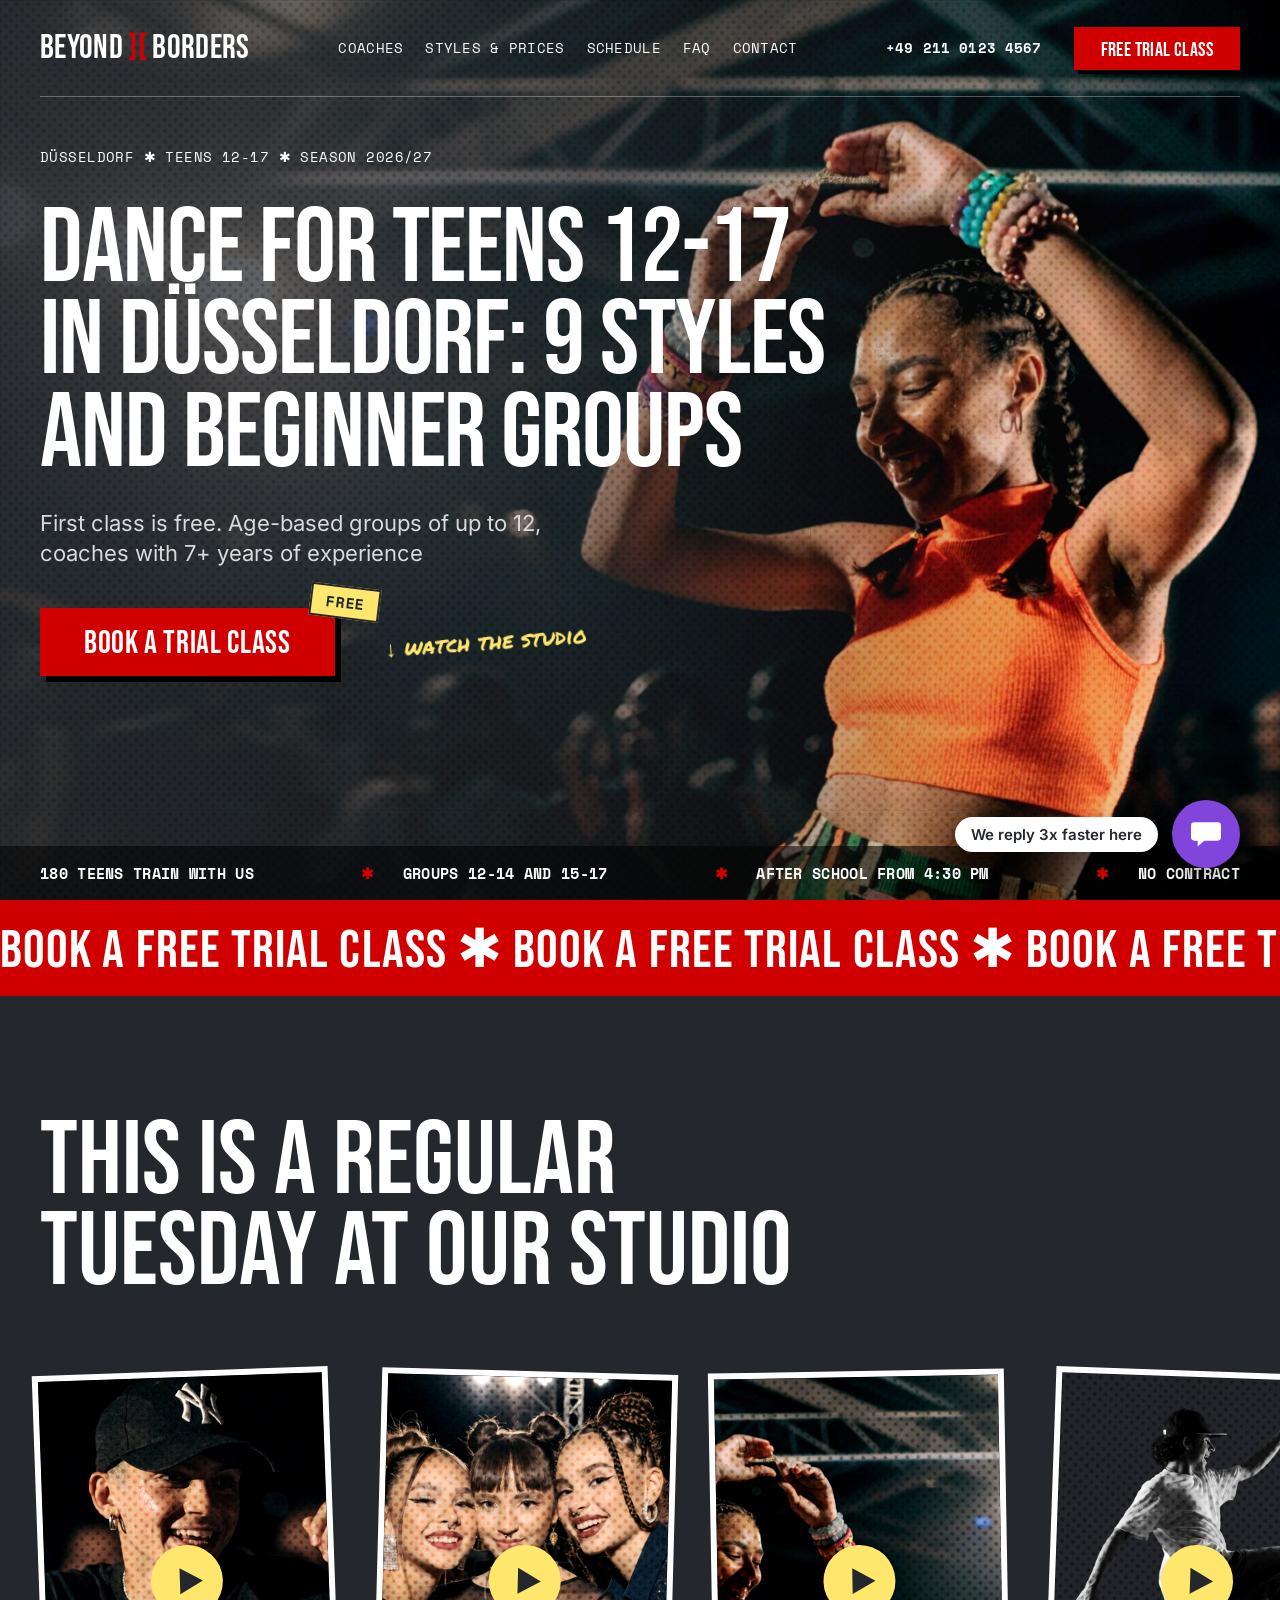
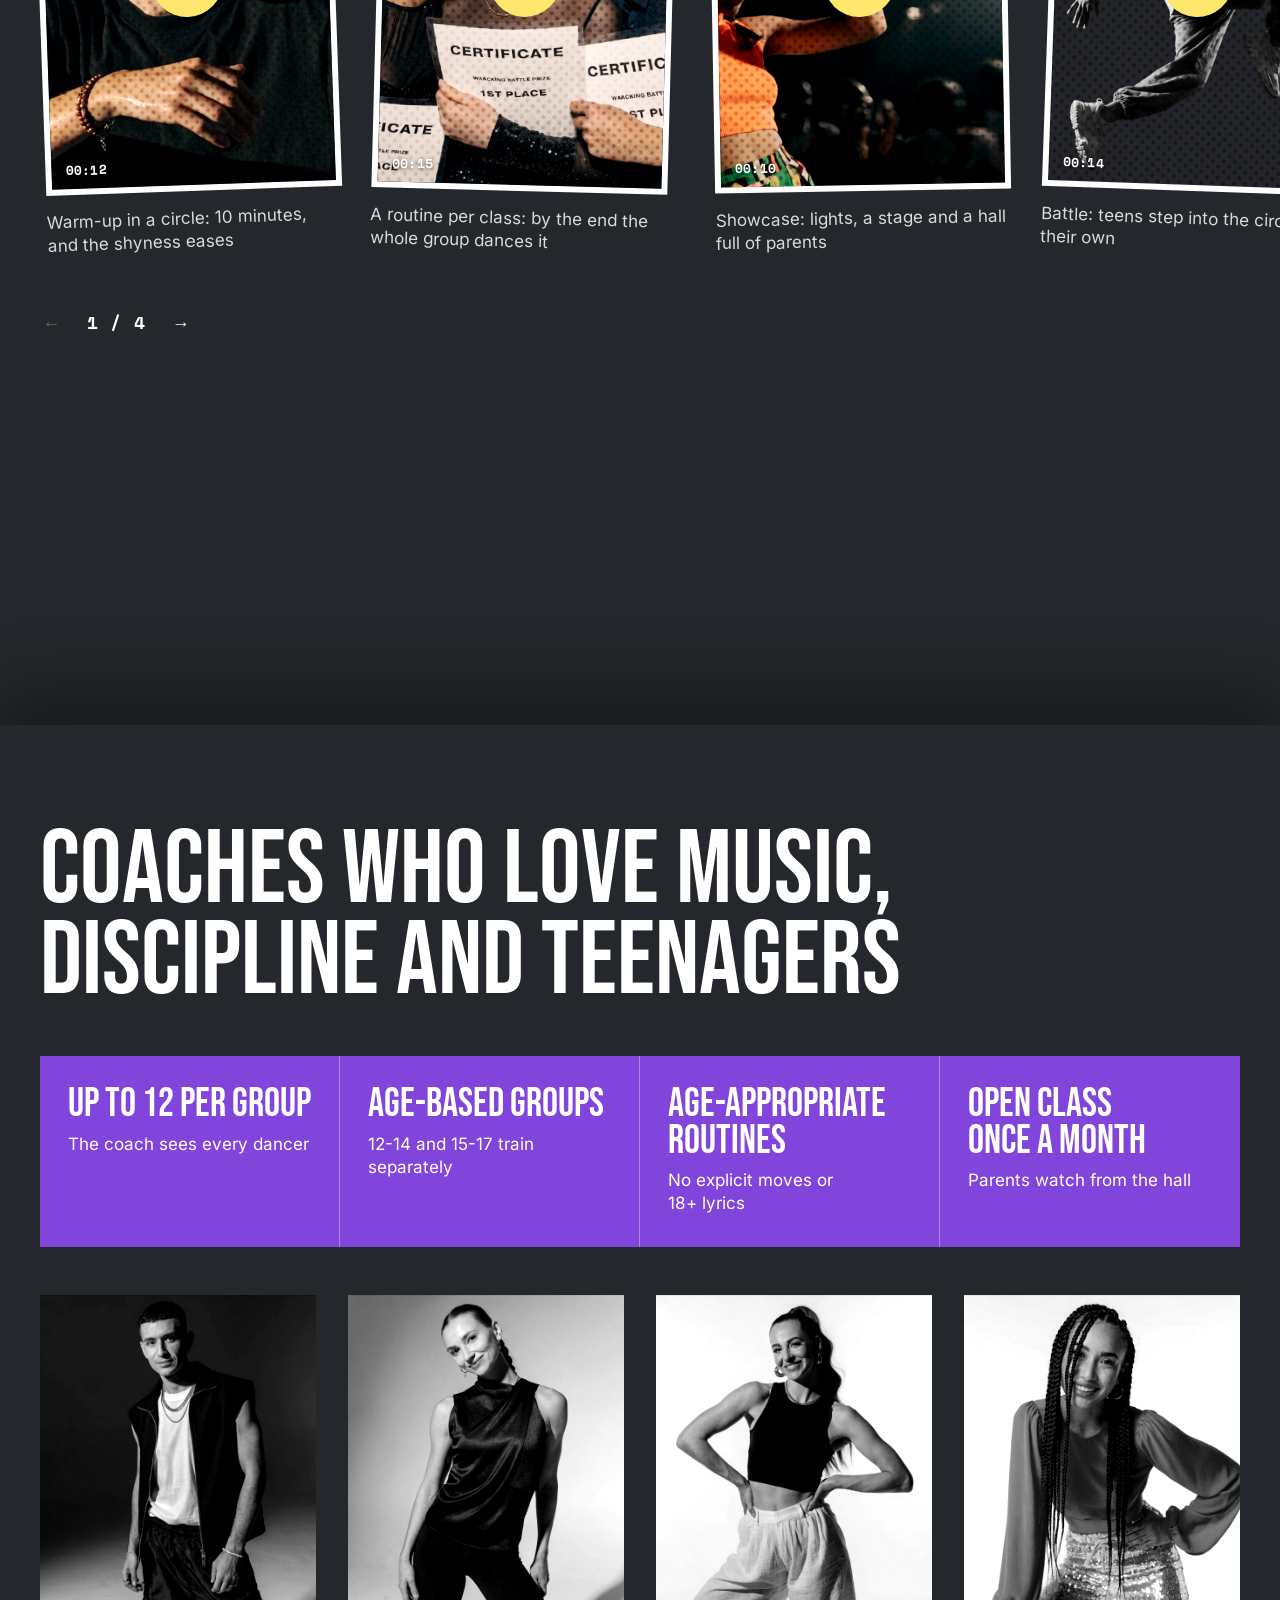
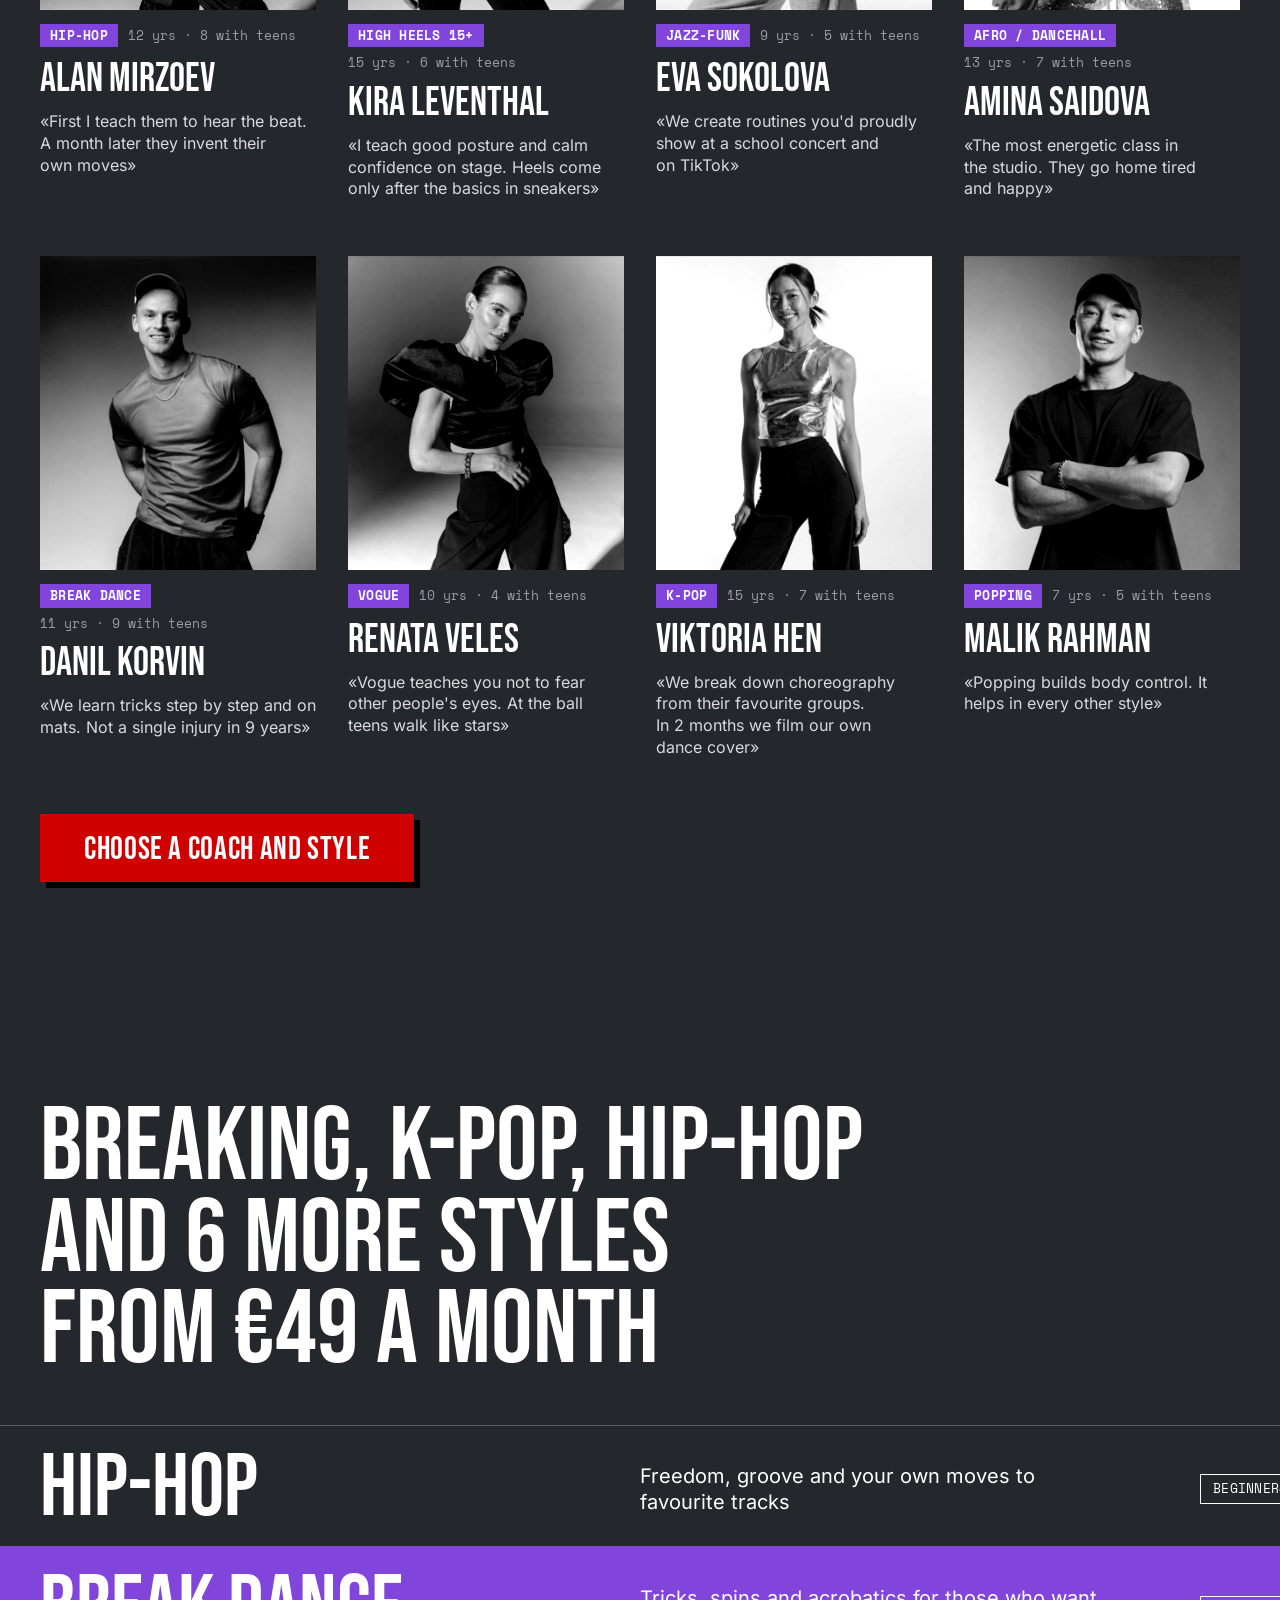
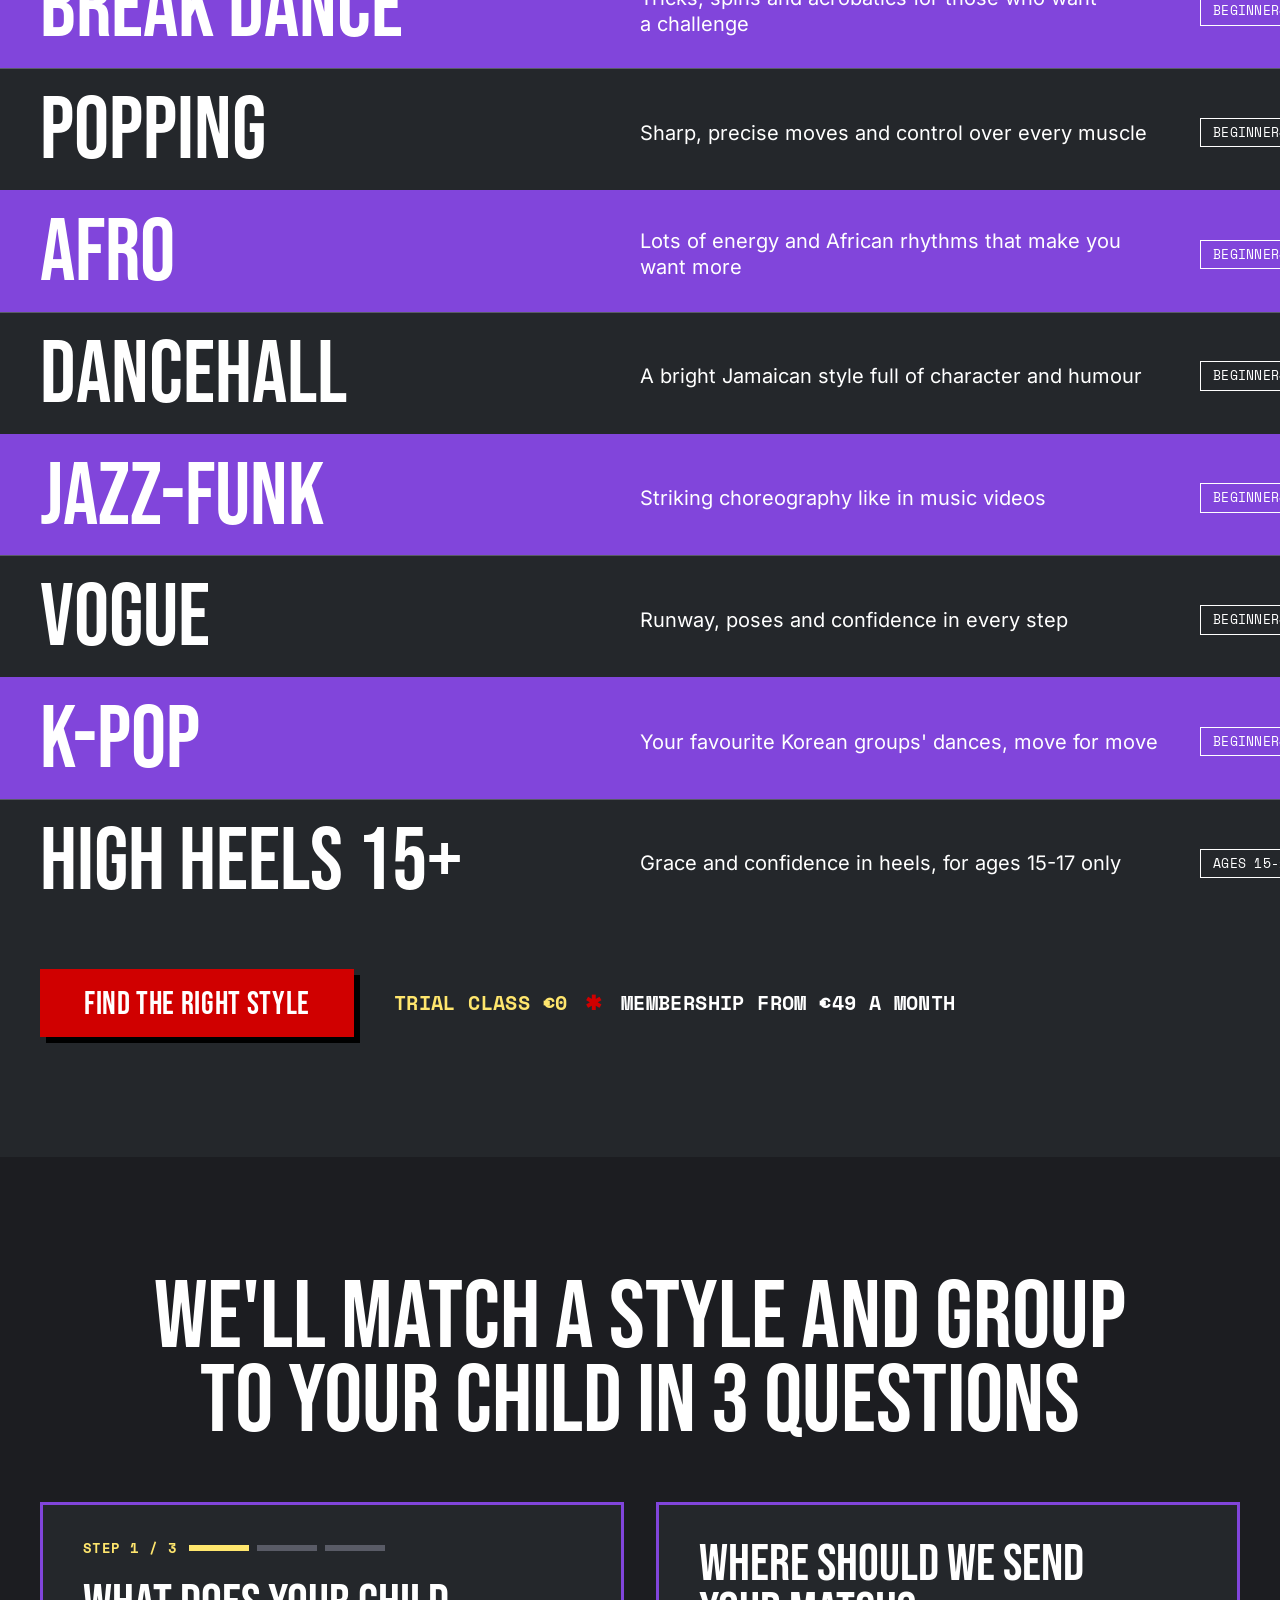
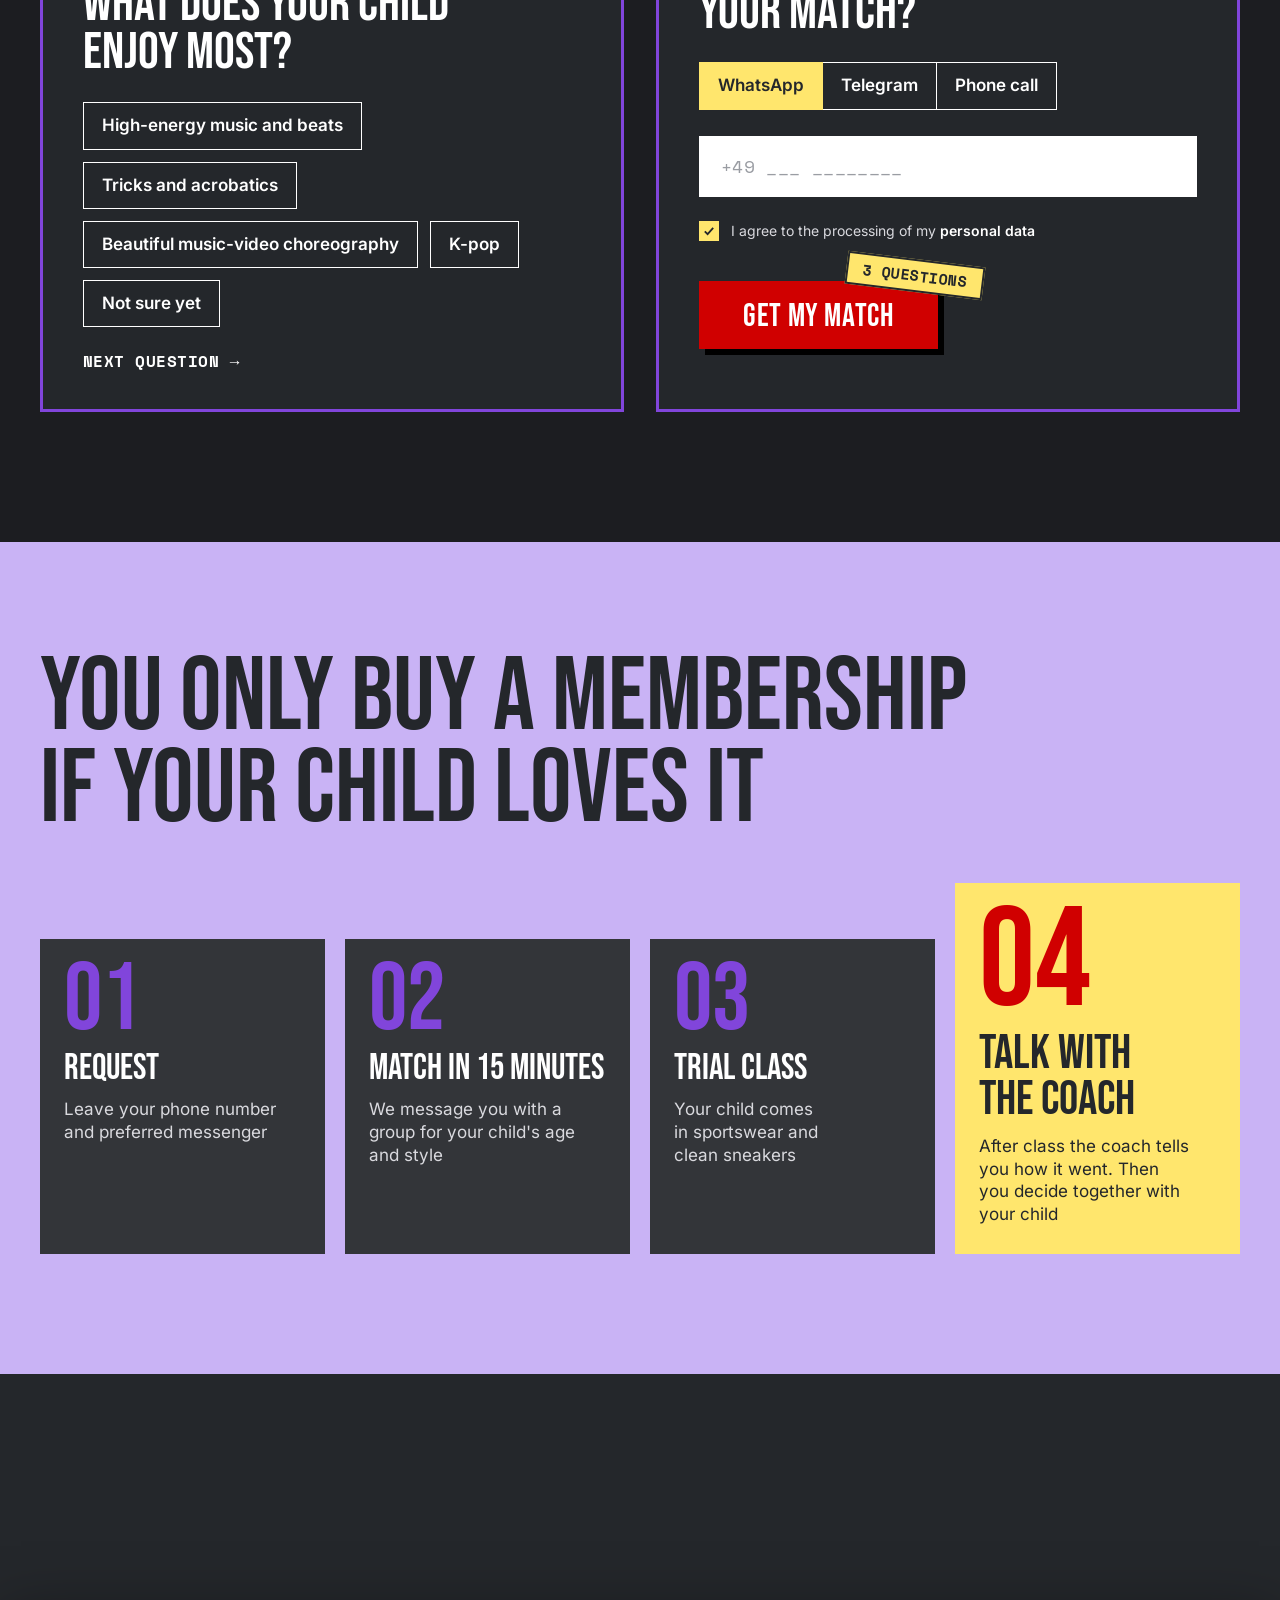
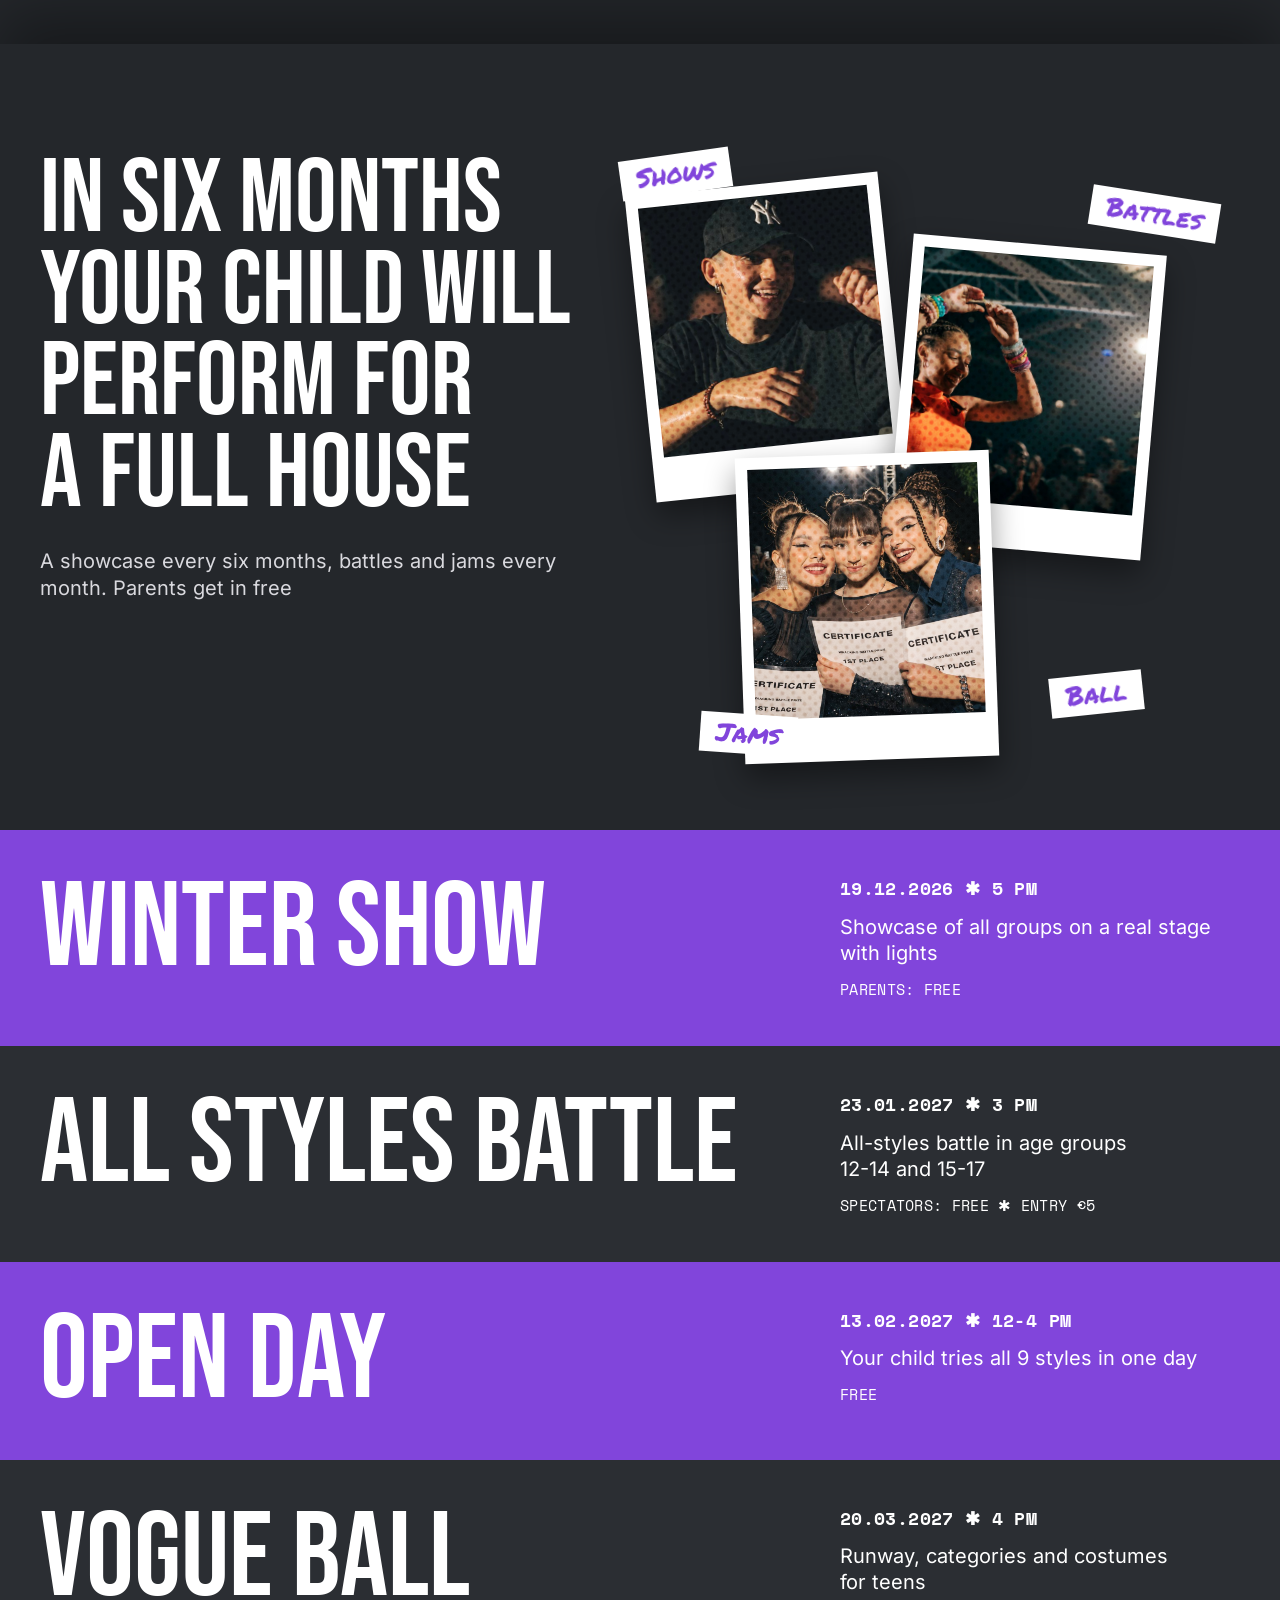
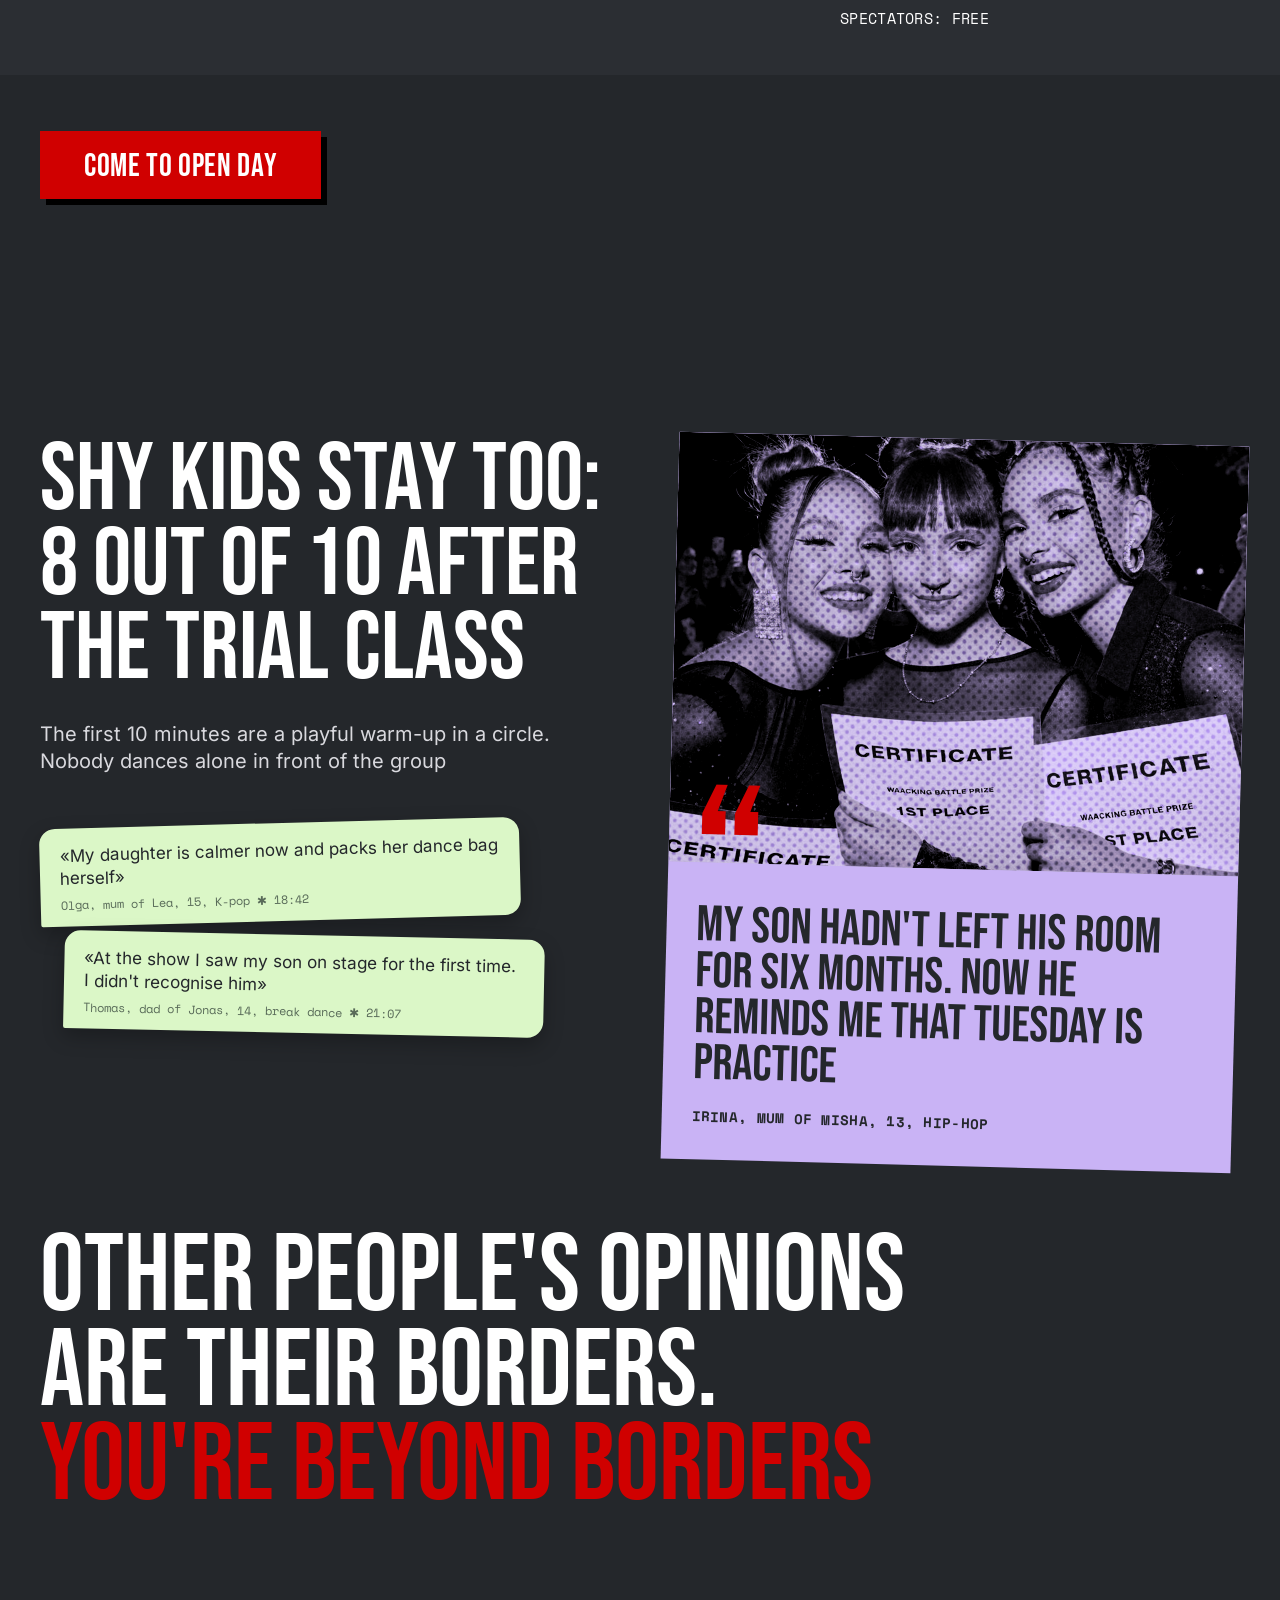
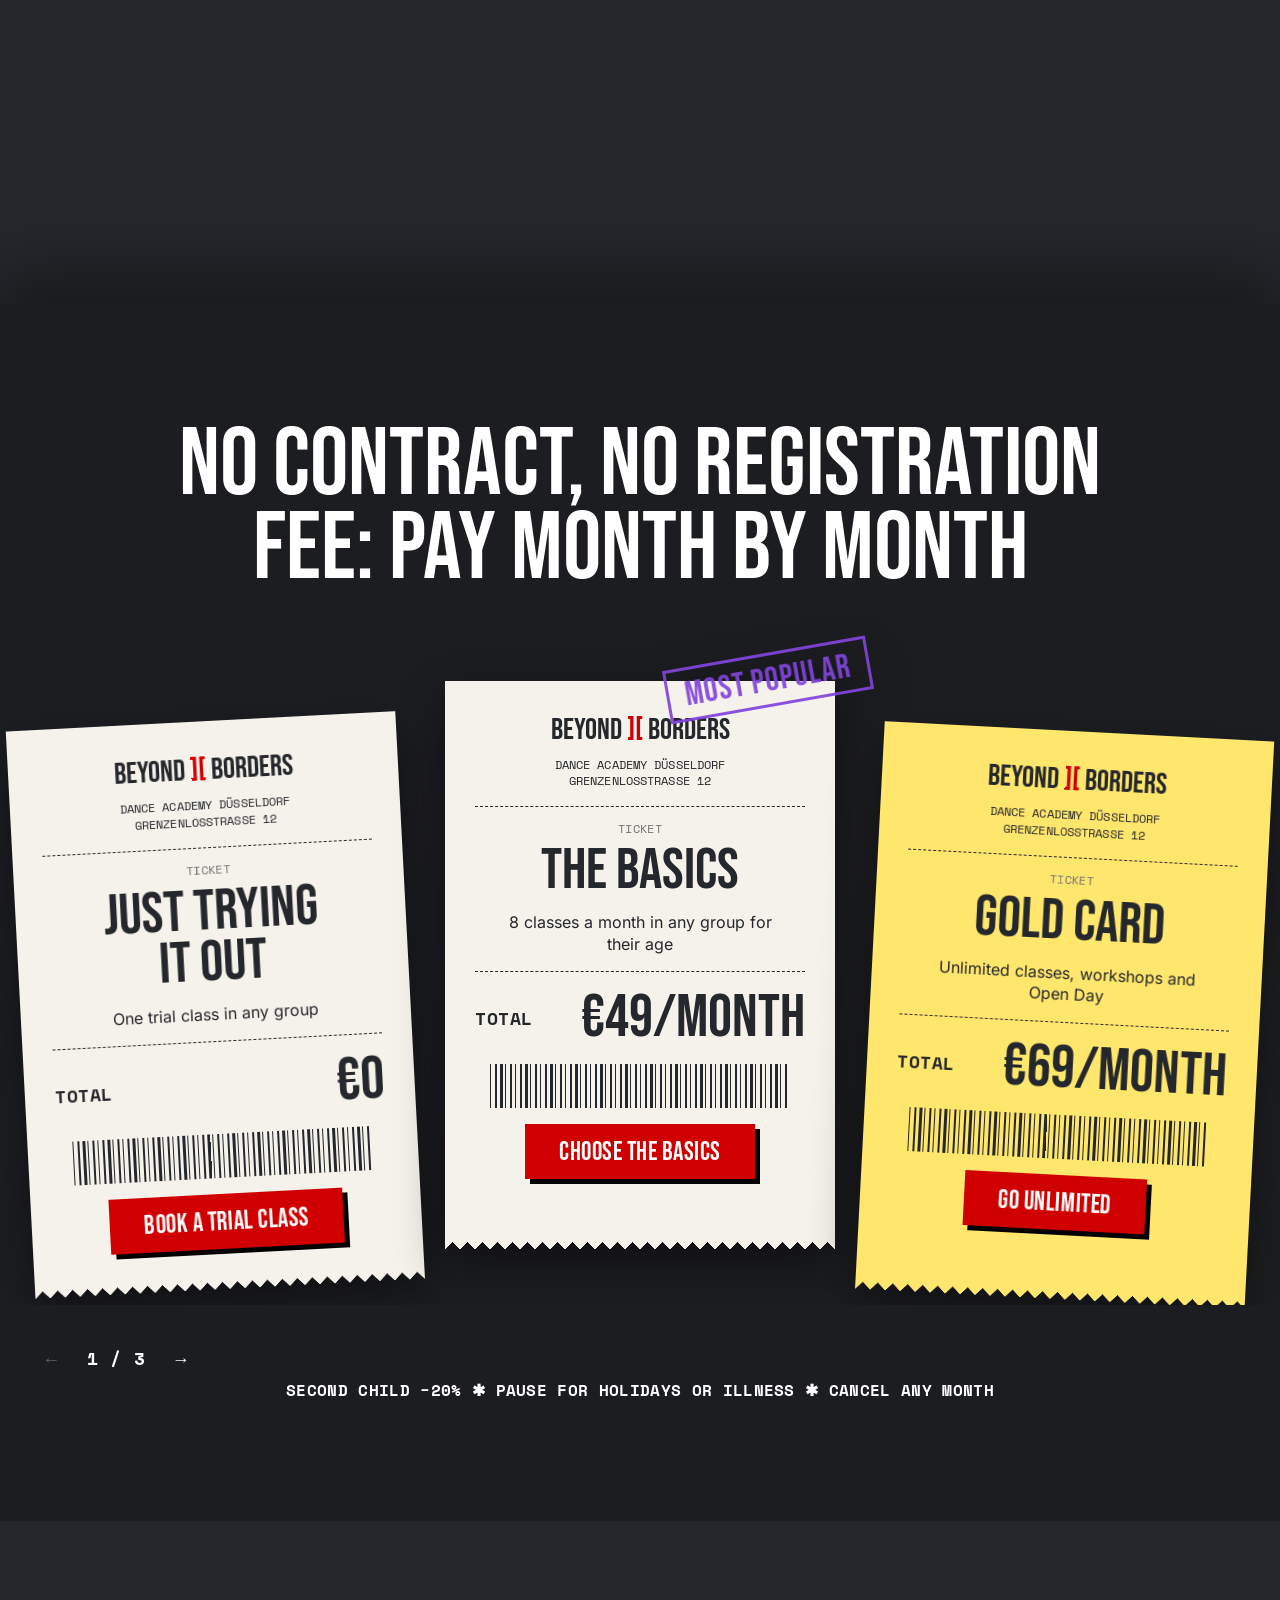
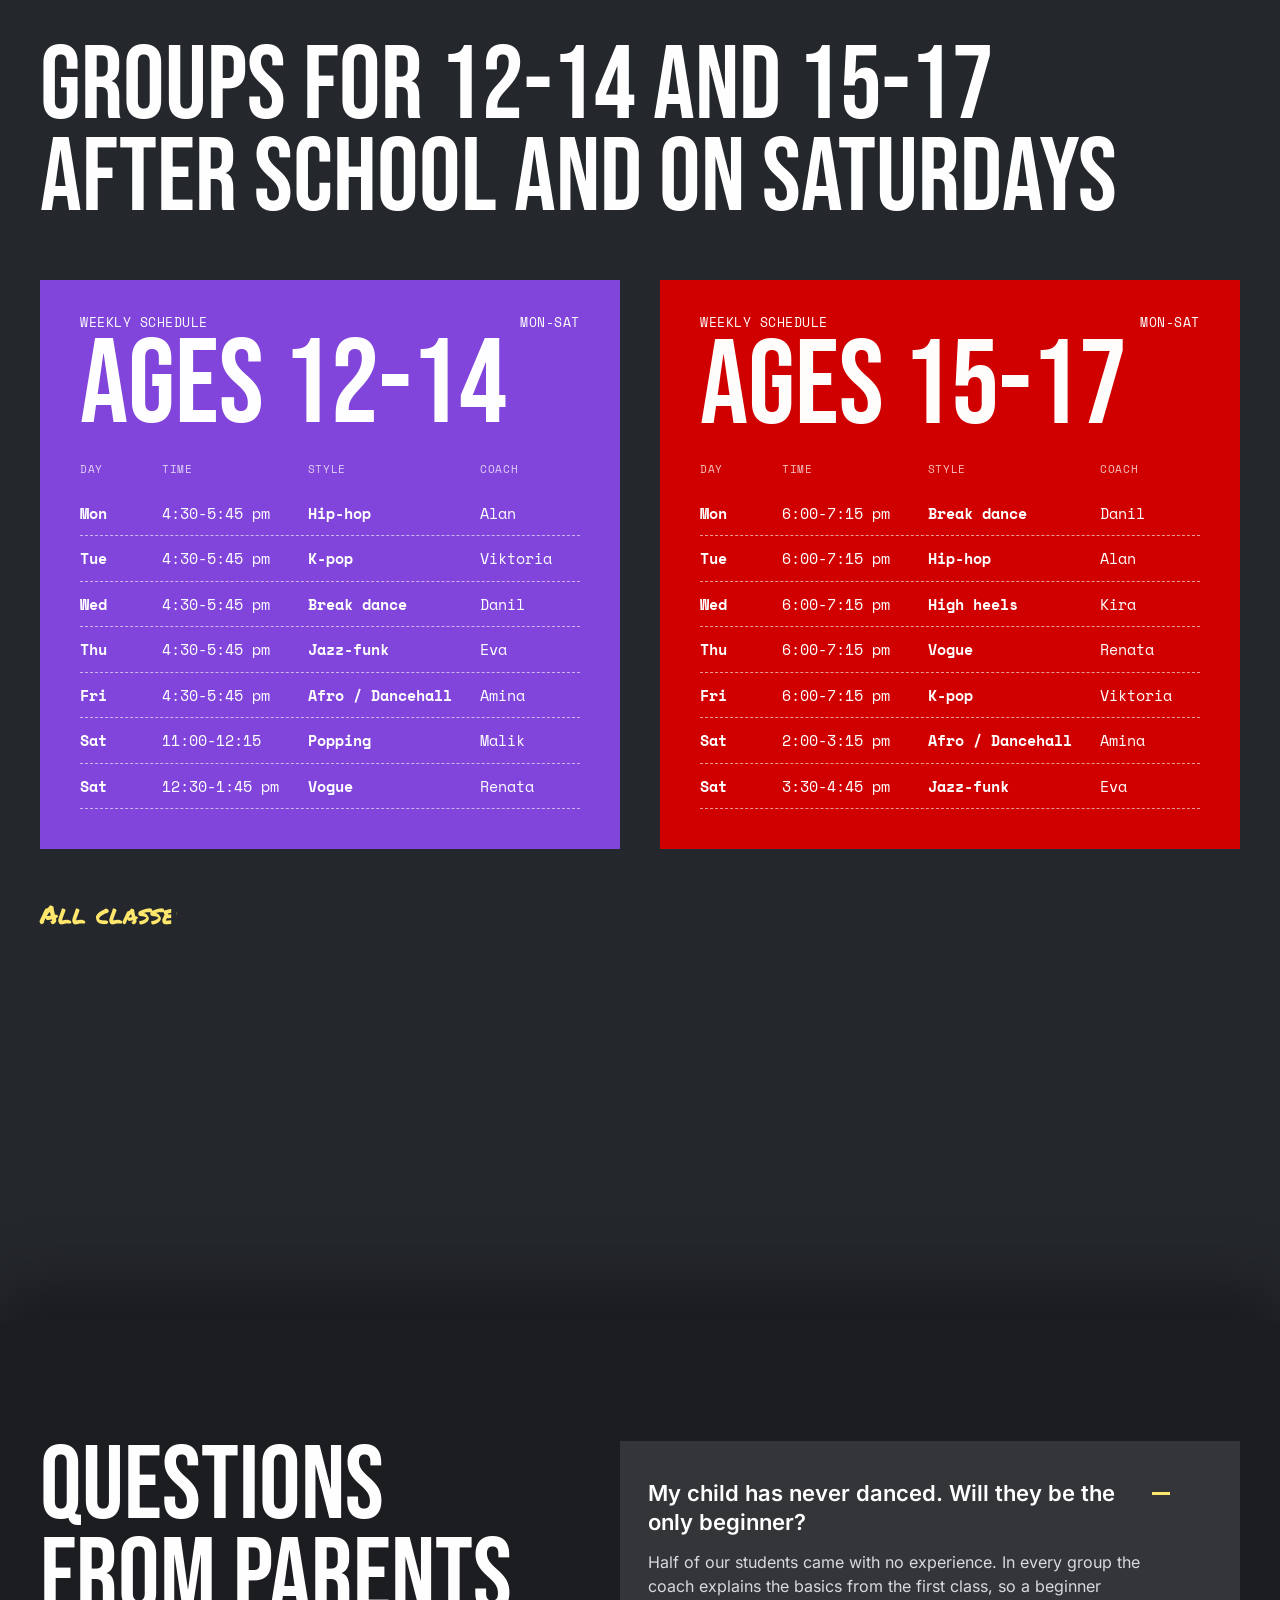
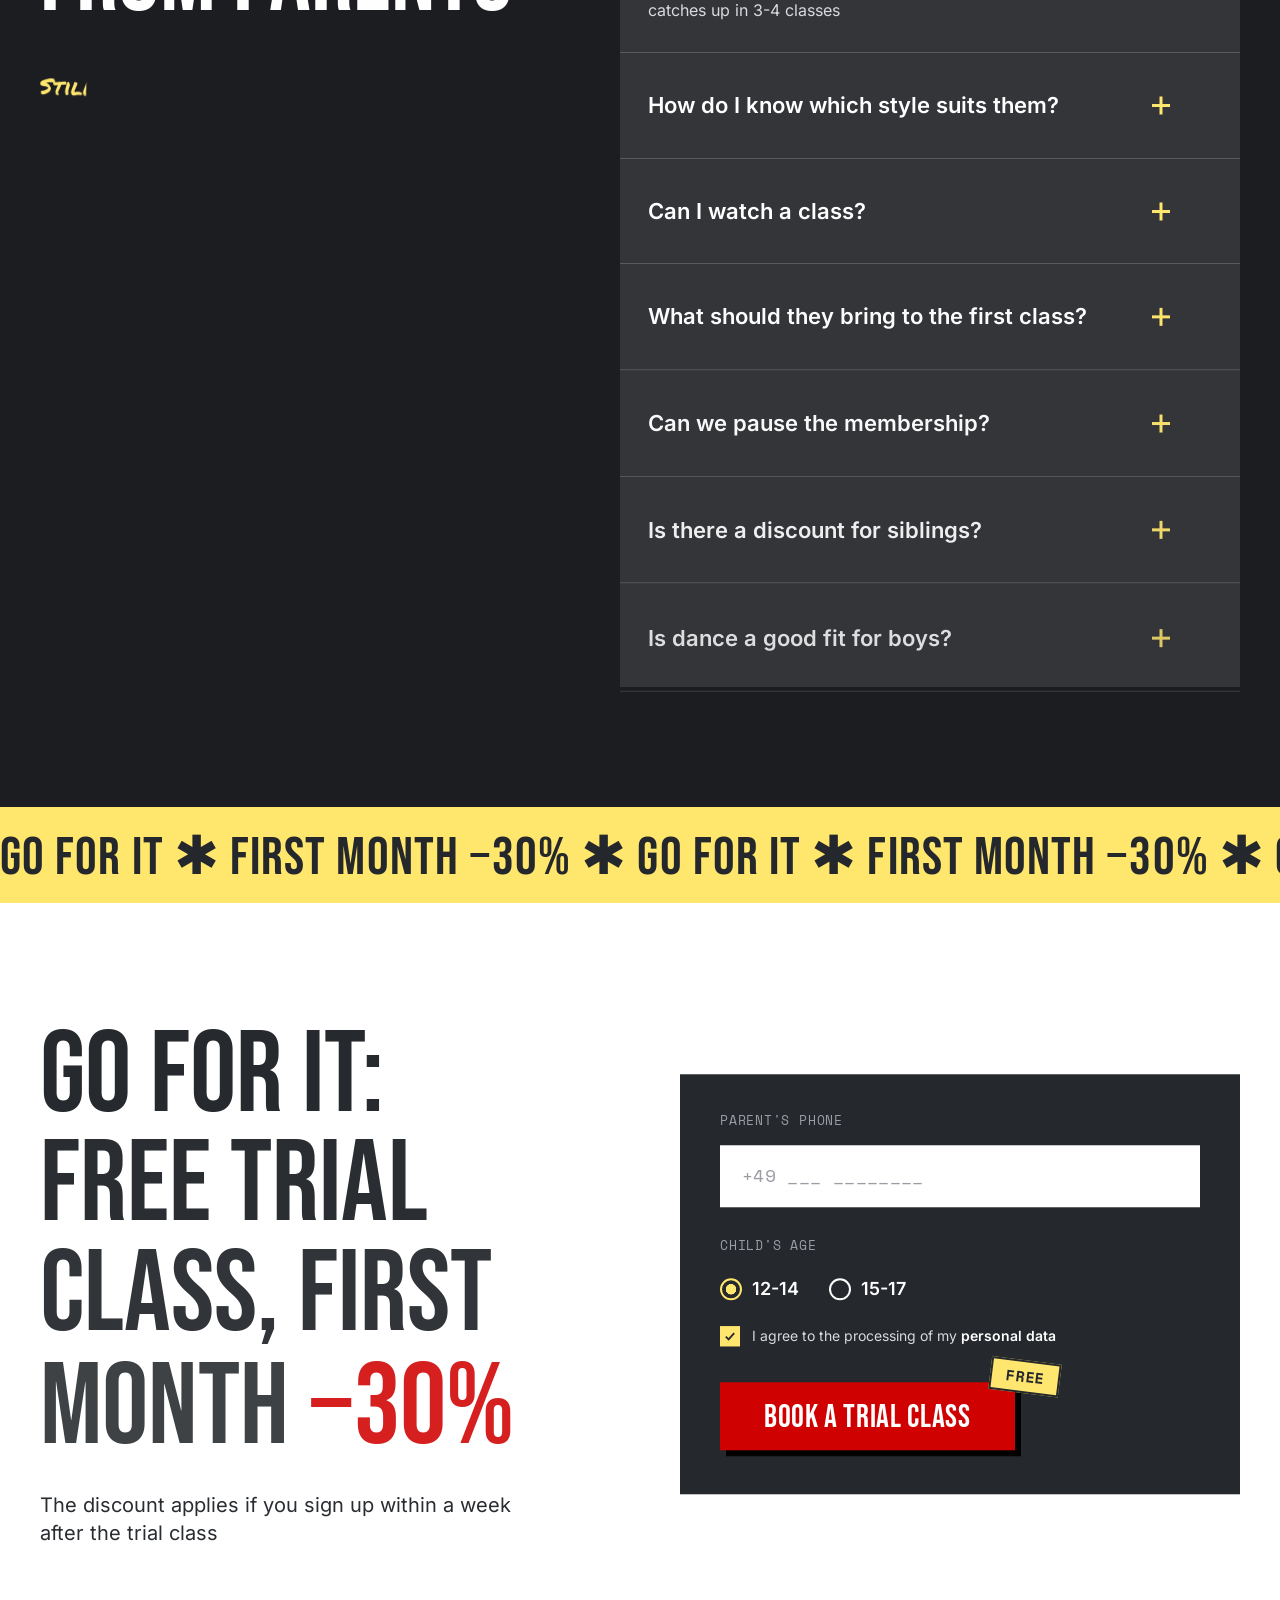
<file: index.html>
<!doctype html>
<html lang="en">
<head>
  <meta charset="utf-8">
  <meta name="viewport" content="width=device-width, initial-scale=1">
  <script>document.documentElement.classList.add("js"); setTimeout(function () { document.documentElement.classList.add("anim-ready"); }, 3000);</script>
  <title>Beyond Borders · Dance for teens 12-17 in Düsseldorf</title>
  <meta name="description" content="Dance classes for teens 12-17 in Düsseldorf: 9 styles, beginner groups, first class free. Fictional demo website.">
  <link rel="preload" href="assets/fonts/bebas-neue-400.woff2" as="font" type="font/woff2" crossorigin>
  <link rel="preload" href="assets/fonts/inter-var.woff2" as="font" type="font/woff2" crossorigin>
  <link rel="icon" href="assets/favicon.svg" type="image/svg+xml">
  <link rel="stylesheet" href="css/fonts.css">
  <link rel="stylesheet" href="css/style.css">
</head>
<body>
  <!-- Fictional website: all names, prices, dates, reviews and contacts are for demonstration only -->

  <!-- ===== 01 HERO ===== -->
  <section class="hero" id="top">
    <div class="hero__bg" aria-hidden="true"></div>
    <div class="grain" aria-hidden="true"></div>

    <header class="header wrap">
      <a class="logo" href="#top" aria-label="Beyond Borders, to top">BEYOND <span class="logo__glyph">][</span> BORDERS</a>
      <nav class="nav" aria-label="Main">
        <a href="#coaches">Coaches</a>
        <a href="#styles">Styles &amp; Prices</a>
        <a href="#schedule">Schedule</a>
        <a href="#faq">FAQ</a>
        <a href="#contact">Contact</a>
      </nav>
      <a class="header__phone" href="tel:+4921101234567">+49 211 0123 4567</a>
      <a class="btn btn--sm header__cta" href="#quiz">Free trial class</a>
      <button class="burger" type="button" aria-label="Open menu" aria-expanded="false" aria-controls="mobile-menu">
        <span></span><span></span><span></span>
      </button>
    </header>

    <div class="mobile-menu" id="mobile-menu">
      <nav class="mobile-menu__links wrap" aria-label="Mobile">
        <a href="#coaches">Coaches</a>
        <a href="#styles">Styles &amp; Prices</a>
        <a href="#schedule">Schedule</a>
        <a href="#faq">FAQ</a>
        <a href="#contact">Contact</a>
      </nav>
      <div class="mobile-menu__bottom wrap">
        <a class="mobile-menu__phone" href="tel:+4921101234567">+49 211 0123 4567</a>
        <a class="btn" href="#quiz">Book a trial class<span class="sticker">free</span></a>
      </div>
    </div>

    <div class="hero__body wrap">
      <p class="hero__tag">Düsseldorf ✱ teens <span class="nw">12-17</span> ✱ season 2026/27</p>
      <h1 class="hero__title">Dance for teens <span class="nw">12-17</span> in Düsseldorf: <span class="nw">9 styles</span> and beginner groups</h1>
      <p class="hero__lead">First class is free. Age-based groups of up to&nbsp;12, coaches with 7+ years of experience</p>
      <div class="hero__cta">
        <a class="btn" href="#quiz">Book a trial class<span class="sticker">free</span></a>
        <a class="hero__note" href="#studio">↓ watch the studio</a>
      </div>
    </div>

    <ul class="anchors">
      <li><span>180 teens train with us</span></li>
      <li><span>groups <span class="nw">12-14</span> and <span class="nw">15-17</span></span></li>
      <li><span>after school from 4:30&nbsp;pm</span></li>
      <li><span>no contract</span></li>
    </ul>
  </section>

  <!-- ===== MARQUEE ===== -->
  <div class="marquee marquee--red" aria-hidden="true">
    <div class="marquee__track">
      <span>Book a free trial class ✱ Book a free trial class ✱ Book a free trial class ✱ Book a free trial class ✱ </span>
      <span>Book a free trial class ✱ Book a free trial class ✱ Book a free trial class ✱ Book a free trial class ✱ </span>
    </div>
  </div>

  <!-- ===== 02 STUDIO VIDEOS ===== -->
  <section class="section studio" id="studio">
    <div class="wrap">
      <h2 class="h2 studio__title">This is a regular Tuesday at our studio</h2>
    </div>
    <div class="slider" data-slider>
      <ul class="slider__track studio__track wrap">
        <li class="vcard vcard--r1">
          <button class="vcard__media" type="button" aria-label="Play video: warm-up in a circle">
            <img src="assets/img/studio-1.jpg" alt="Teens laughing during the warm-up" loading="lazy" width="900" height="585">
            <span class="grain" aria-hidden="true"></span>
            <span class="vcard__play" aria-hidden="true"></span>
            <span class="vcard__time">00:12</span>
          </button>
          <p class="vcard__cap">Warm-up in a circle: 10&nbsp;minutes, and the shyness eases</p>
        </li>
        <li class="vcard vcard--r2">
          <button class="vcard__media" type="button" aria-label="Play video: learning a routine">
            <img src="assets/img/studio-2.jpg" alt="Three teen dancers with their certificates" loading="lazy" width="900" height="900">
            <span class="grain" aria-hidden="true"></span>
            <span class="vcard__play" aria-hidden="true"></span>
            <span class="vcard__time">00:15</span>
          </button>
          <p class="vcard__cap">A routine per class: by the end the whole group dances it</p>
        </li>
        <li class="vcard vcard--r3">
          <button class="vcard__media" type="button" aria-label="Play video: showcase on stage">
            <img src="assets/img/hero.jpg" alt="Dancer on stage under the lights" loading="lazy" width="1703" height="1024">
            <span class="grain" aria-hidden="true"></span>
            <span class="vcard__play" aria-hidden="true"></span>
            <span class="vcard__time">00:10</span>
          </button>
          <p class="vcard__cap">Showcase: lights, a stage and a hall full of parents</p>
        </li>
        <li class="vcard vcard--r4">
          <button class="vcard__media" type="button" aria-label="Play video: dance battle">
            <img src="assets/img/dancer.png" alt="Break dancer mid-move" loading="lazy" width="800" height="1086">
            <span class="grain" aria-hidden="true"></span>
            <span class="vcard__play" aria-hidden="true"></span>
            <span class="vcard__time">00:14</span>
          </button>
          <p class="vcard__cap">Battle: teens step into the circle on their own</p>
        </li>
      </ul>
      <div class="slider__nav wrap">
        <button class="slider__btn" type="button" data-prev aria-label="Previous">←</button>
        <span class="slider__count" data-count>1 / 4</span>
        <button class="slider__btn" type="button" data-next aria-label="Next">→</button>
        <span class="slider__dots" data-dots aria-hidden="true"></span>
      </div>
    </div>
  </section>

  <!-- ===== 03 COACHES & SAFETY ===== -->
  <section class="section coaches" id="coaches">
    <div class="wrap">
      <h2 class="h2 coaches__title">Coaches who love music, discipline and teenagers</h2>
      <ul class="facts">
        <li class="fact"><h3 class="fact__t">Up to 12 per group</h3><p class="fact__d">The coach sees every dancer</p></li>
        <li class="fact"><h3 class="fact__t">Age-based groups</h3><p class="fact__d"><span class="nw">12-14</span> and <span class="nw">15-17</span> train separately</p></li>
        <li class="fact"><h3 class="fact__t">Age-appropriate routines</h3><p class="fact__d">No explicit moves or 18+ lyrics</p></li>
        <li class="fact"><h3 class="fact__t">Open class once a month</h3><p class="fact__d">Parents watch from the hall</p></li>
      </ul>
    </div>

    <div class="slider coaches__slider" data-slider>
      <ul class="slider__track coaches__list wrap">
        <li class="coach">
          <img class="coach__photo" src="assets/img/coach-alan.jpg" alt="Alan Mirzoev, hip-hop coach" loading="lazy" width="720" height="720">
          <div class="coach__meta"><span class="coach__style">Hip-hop</span><span class="coach__exp">12 yrs · 8 with teens</span></div>
          <h3 class="coach__name">Alan Mirzoev</h3>
          <p class="coach__quote">«First I teach them to hear the beat. A month later they invent their own moves»</p>
        </li>
        <li class="coach">
          <img class="coach__photo" src="assets/img/coach-kira.jpg" alt="Kira Leventhal, high heels coach" loading="lazy" width="720" height="720">
          <div class="coach__meta"><span class="coach__style">High heels 15+</span><span class="coach__exp">15 yrs · 6 with teens</span></div>
          <h3 class="coach__name">Kira Leventhal</h3>
          <p class="coach__quote">«I teach good posture and calm confidence on stage. Heels come only after the basics in sneakers»</p>
        </li>
        <li class="coach">
          <img class="coach__photo" src="assets/img/coach-eva.jpg" alt="Eva Sokolova, jazz-funk coach" loading="lazy" width="720" height="720">
          <div class="coach__meta"><span class="coach__style">Jazz-funk</span><span class="coach__exp">9 yrs · 5 with teens</span></div>
          <h3 class="coach__name">Eva Sokolova</h3>
          <p class="coach__quote">«We create routines you'd proudly show at a school concert and on TikTok»</p>
        </li>
        <li class="coach">
          <img class="coach__photo" src="assets/img/coach-amina.jpg" alt="Amina Saidova, afro and dancehall coach" loading="lazy" width="720" height="720">
          <div class="coach__meta"><span class="coach__style">Afro / Dancehall</span><span class="coach__exp">13 yrs · 7 with teens</span></div>
          <h3 class="coach__name">Amina Saidova</h3>
          <p class="coach__quote">«The most energetic class in the studio. They go home tired and happy»</p>
        </li>
        <li class="coach">
          <img class="coach__photo" src="assets/img/coach-danil.jpg" alt="Danil Korvin, break dance coach" loading="lazy" width="720" height="720">
          <div class="coach__meta"><span class="coach__style">Break dance</span><span class="coach__exp">11 yrs · 9 with teens</span></div>
          <h3 class="coach__name">Danil Korvin</h3>
          <p class="coach__quote">«We learn tricks step by step and on mats. Not a single injury in 9&nbsp;years»</p>
        </li>
        <li class="coach">
          <img class="coach__photo" src="assets/img/coach-renata.jpg" alt="Renata Veles, vogue coach" loading="lazy" width="720" height="720">
          <div class="coach__meta"><span class="coach__style">Vogue</span><span class="coach__exp">10 yrs · 4 with teens</span></div>
          <h3 class="coach__name">Renata Veles</h3>
          <p class="coach__quote">«Vogue teaches you not to fear other people's eyes. At the ball teens walk like stars»</p>
        </li>
        <li class="coach">
          <img class="coach__photo" src="assets/img/coach-viktoria.jpg" alt="Viktoria Hen, K-pop coach" loading="lazy" width="720" height="720">
          <div class="coach__meta"><span class="coach__style">K-pop</span><span class="coach__exp">15 yrs · 7 with teens</span></div>
          <h3 class="coach__name">Viktoria Hen</h3>
          <p class="coach__quote">«We break down choreography from their favourite groups. In 2&nbsp;months we film our own dance cover»</p>
        </li>
        <li class="coach">
          <img class="coach__photo" src="assets/img/coach-malik.jpg" alt="Malik Rahman, popping coach" loading="lazy" width="720" height="720">
          <div class="coach__meta"><span class="coach__style">Popping</span><span class="coach__exp">7 yrs · 5 with teens</span></div>
          <h3 class="coach__name">Malik Rahman</h3>
          <p class="coach__quote">«Popping builds body control. It helps in every other style»</p>
        </li>
      </ul>
      <div class="slider__nav wrap">
        <button class="slider__btn" type="button" data-prev aria-label="Previous coach">←</button>
        <span class="slider__count" data-count>1 / 8</span>
        <button class="slider__btn" type="button" data-next aria-label="Next coach">→</button>
        <span class="slider__dots" data-dots aria-hidden="true"></span>
      </div>
    </div>

    <div class="wrap coaches__cta">
      <a class="btn" href="#quiz">Choose a coach and style</a>
    </div>
  </section>

  <!-- ===== 04 STYLES & PRICE ===== -->
  <section class="section styles" id="styles">
    <div class="wrap">
      <h2 class="h2 styles__title">Breaking, <span class="nw">K-pop,</span> <span class="nw">hip-hop</span> and <span class="nw">6 more</span> styles from €49 <span class="nw">a month</span></h2>
    </div>
    <ul class="style-list">
      <li class="style-row"><h3 class="style-row__name">hip-hop</h3><p class="style-row__desc">Freedom, groove and your own moves to favourite tracks</p><span class="style-row__label"><span class="lg">beginners welcome</span><span class="sm">beginners</span></span></li>
      <li class="style-row"><h3 class="style-row__name">break dance</h3><p class="style-row__desc">Tricks, spins and acrobatics for those who want a challenge</p><span class="style-row__label"><span class="lg">beginners welcome</span><span class="sm">beginners</span></span></li>
      <li class="style-row"><h3 class="style-row__name">popping</h3><p class="style-row__desc">Sharp, precise moves and control over every muscle</p><span class="style-row__label"><span class="lg">beginners welcome</span><span class="sm">beginners</span></span></li>
      <li class="style-row"><h3 class="style-row__name">afro</h3><p class="style-row__desc">Lots of energy and African rhythms that make you want more</p><span class="style-row__label"><span class="lg">beginners welcome</span><span class="sm">beginners</span></span></li>
      <li class="style-row"><h3 class="style-row__name">dancehall</h3><p class="style-row__desc">A bright Jamaican style full of character and humour</p><span class="style-row__label"><span class="lg">beginners welcome</span><span class="sm">beginners</span></span></li>
      <li class="style-row"><h3 class="style-row__name">jazz-funk</h3><p class="style-row__desc">Striking choreography like in music videos</p><span class="style-row__label"><span class="lg">beginners welcome</span><span class="sm">beginners</span></span></li>
      <li class="style-row"><h3 class="style-row__name">vogue</h3><p class="style-row__desc">Runway, poses and confidence in every step</p><span class="style-row__label"><span class="lg">beginners welcome</span><span class="sm">beginners</span></span></li>
      <li class="style-row"><h3 class="style-row__name">K-pop</h3><p class="style-row__desc">Your favourite Korean groups' dances, move for move</p><span class="style-row__label"><span class="lg">beginners welcome</span><span class="sm">beginners</span></span></li>
      <li class="style-row"><h3 class="style-row__name">high heels <span class="nw">15+</span></h3><p class="style-row__desc">Grace and confidence in heels, for ages <span class="nw">15-17</span> only</p><span class="style-row__label"><span class="lg">ages <span class="nw">15-17</span> only</span><span class="sm"><span class="nw">15-17</span> only</span></span></li>
    </ul>
    <div class="wrap styles__foot">
      <a class="btn" href="#quiz">Find the right style</a>
      <p class="styles__price"><span class="hl">Trial class €0</span><span class="sep">✱</span><span>membership from €49 a&nbsp;month</span></p>
    </div>
  </section>

  <!-- ===== 05 QUIZ ===== -->
  <section class="section quiz" id="quiz">
    <div class="wrap">
      <h2 class="h2 quiz__title">We'll match a style and group to your child in <span class="nw">3 questions</span></h2>

      <form class="quiz__grid" id="quiz-form" novalidate>
        <!-- questions -->
        <div class="qbox qbox--steps">
          <fieldset class="qstep" data-step="1" aria-labelledby="q1">
            <div class="qprogress"><span>Step 1 / 3</span><i class="on"></i><i></i><i></i></div>
            <p class="qstep__q" id="q1">What does your child enjoy most?</p>
            <div class="qopts">
              <label class="qopt"><input type="radio" name="enjoys" value="High-energy music and beats"><span>High-energy music and beats</span></label>
              <label class="qopt"><input type="radio" name="enjoys" value="Tricks and acrobatics"><span>Tricks and acrobatics</span></label>
              <label class="qopt"><input type="radio" name="enjoys" value="Music-video choreography"><span>Beautiful music-video choreography</span></label>
              <label class="qopt"><input type="radio" name="enjoys" value="K-pop"><span>K-pop</span></label>
              <label class="qopt"><input type="radio" name="enjoys" value="Not sure yet"><span>Not sure yet</span></label>
            </div>
            <div class="qnav"><button type="button" class="qnav__next" data-next-step>Next question →</button></div>
          </fieldset>

          <fieldset class="qstep" data-step="2" aria-labelledby="q2" hidden>
            <div class="qprogress"><span>Step 2 / 3</span><i class="on"></i><i class="on"></i><i></i></div>
            <p class="qstep__q" id="q2">How old is your child?</p>
            <div class="qopts">
              <label class="qopt"><input type="radio" name="age" value="12-14"><span>12-14</span></label>
              <label class="qopt"><input type="radio" name="age" value="15-17"><span>15-17</span></label>
            </div>
            <div class="qnav"><button type="button" class="qnav__back" data-prev-step>← Back</button><button type="button" class="qnav__next" data-next-step>Next question →</button></div>
          </fieldset>

          <fieldset class="qstep" data-step="3" aria-labelledby="q3" hidden>
            <div class="qprogress"><span>Step 3 / 3</span><i class="on"></i><i class="on"></i><i class="on"></i></div>
            <p class="qstep__q" id="q3">When suits you best?</p>
            <div class="qopts">
              <label class="qopt"><input type="radio" name="time" value="Weekdays after school"><span>Weekdays after school</span></label>
              <label class="qopt"><input type="radio" name="time" value="Saturday"><span>Saturday</span></label>
              <label class="qopt"><input type="radio" name="time" value="Any time works"><span>Any time works</span></label>
            </div>
            <div class="qnav"><button type="button" class="qnav__back" data-prev-step>← Back</button></div>
          </fieldset>

          <div class="qdone" hidden>
            <p class="qdone__t">All set!</p>
            <p class="qdone__d">Leave your phone and we'll send 2&nbsp;groups that fit your answers</p>
            <button type="button" class="qnav__back" data-restart>← Change answers</button>
          </div>
        </div>

        <!-- contact -->
        <div class="qbox qbox--contact" id="quiz-contact">
          <div class="qcontact">
            <p class="qstep__q">Where should we send your match?</p>
            <div class="qtabs" role="radiogroup" aria-label="Preferred channel">
              <label class="qtab"><input type="radio" name="channel" value="WhatsApp" checked><span>WhatsApp</span></label>
              <label class="qtab"><input type="radio" name="channel" value="Telegram"><span>Telegram</span></label>
              <label class="qtab"><input type="radio" name="channel" value="Phone call"><span><span class="lg">Phone call</span><span class="sm">Call</span></span></label>
            </div>
            <label class="field">
              <span class="visually-hidden">Phone number</span>
              <input type="tel" name="phone" inputmode="tel" autocomplete="tel" placeholder="+49 ___ ________">
            </label>
            <label class="consent">
              <input type="checkbox" name="consent" checked>
              <span>I agree to the processing of my <a href="einwilligung.html" target="_blank" rel="noopener">personal data</a></span>
            </label>
            <p class="form-error" role="alert" hidden></p>
            <button type="submit" class="btn qcontact__btn">Get my match<span class="sticker">3 questions</span></button>
          </div>
          <div class="qsuccess" hidden>
            <p class="qsuccess__t">Got it!</p>
            <p class="qsuccess__d">We'll message you within 15&nbsp;minutes with 2&nbsp;groups for your child</p>
          </div>
        </div>
      </form>
    </div>
  </section>

  <!-- ===== 06 WHAT HAPPENS NEXT ===== -->
  <section class="section next" id="next">
    <div class="wrap">
      <h2 class="h2 next__title">You only buy a membership if your child <span class="nw">loves it</span></h2>
      <ol class="timeline">
        <li class="tstep"><span class="tstep__n">01</span><h3 class="tstep__t">Request</h3><p class="tstep__d">Leave your phone number and preferred messenger</p></li>
        <li class="tstep"><span class="tstep__n">02</span><h3 class="tstep__t">Match in 15&nbsp;minutes</h3><p class="tstep__d">We message you with a group for your child's age and style</p></li>
        <li class="tstep"><span class="tstep__n">03</span><h3 class="tstep__t">Trial class</h3><p class="tstep__d">Your child comes in sportswear and clean sneakers</p></li>
        <li class="tstep tstep--final"><span class="tstep__n">04</span><h3 class="tstep__t">Talk with the coach</h3><p class="tstep__d">After class the coach tells you how it went. Then you decide together with your child</p></li>
      </ol>
    </div>
  </section>

  <!-- ===== 07 RESULTS & STAGE ===== -->
  <section class="section stage" id="events">
    <div class="wrap stage__top">
      <div class="stage__text">
        <h2 class="h2">In six months your child will perform for a full house</h2>
        <p class="stage__lead">A showcase every six months, battles and jams every month. Parents get in free</p>
      </div>
      <div class="collage" aria-hidden="true">
        <figure class="polaroid polaroid--1"><img src="assets/img/studio-1.jpg" alt="" loading="lazy" width="900" height="585"><span class="grain"></span></figure>
        <figure class="polaroid polaroid--2"><img src="assets/img/hero.jpg" alt="" loading="lazy" width="1703" height="1024"><span class="grain"></span></figure>
        <figure class="polaroid polaroid--3"><img src="assets/img/studio-2.jpg" alt="" loading="lazy" width="900" height="900"><span class="grain"></span></figure>
        <span class="hand hand--1">Shows</span>
        <span class="hand hand--2">Battles</span>
        <span class="hand hand--3">Jams</span>
        <span class="hand hand--4">Ball</span>
      </div>
    </div>

    <ul class="events">
      <li class="event"><h3 class="event__t">Winter show</h3><div class="event__info"><p class="event__date">19.12.2026 ✱ 5&nbsp;pm</p><p class="event__d">Showcase of all groups on a real stage with lights</p><p class="event__entry">Parents: free</p></div></li>
      <li class="event"><h3 class="event__t">All styles battle</h3><div class="event__info"><p class="event__date">23.01.2027 ✱ 3&nbsp;pm</p><p class="event__d">All-styles battle in age groups <span class="nw">12-14</span> and <span class="nw">15-17</span></p><p class="event__entry">Spectators: free ✱ entry €5</p></div></li>
      <li class="event"><h3 class="event__t">Open day</h3><div class="event__info"><p class="event__date">13.02.2027 ✱ <span class="nw">12-4</span>&nbsp;pm</p><p class="event__d">Your child tries all 9&nbsp;styles in one day</p><p class="event__entry">Free</p></div></li>
      <li class="event"><h3 class="event__t">Vogue ball</h3><div class="event__info"><p class="event__date">20.03.2027 ✱ 4&nbsp;pm</p><p class="event__d">Runway, categories and costumes for teens</p><p class="event__entry">Spectators: free</p></div></li>
    </ul>
    <div class="wrap stage__cta">
      <a class="btn" href="#quiz">Come to Open Day</a>
    </div>
  </section>

  <!-- ===== 08 SHY KIDS ===== -->
  <section class="section shy" id="reviews">
    <div class="wrap">
      <div class="shy__cols">
        <div class="shy__text">
          <h2 class="h2">Shy kids stay too: <span class="nw">8 out</span> <span class="nw">of 10</span> after the trial class</h2>
          <p class="shy__lead">The first 10&nbsp;minutes are a playful warm-up in a circle. Nobody dances alone in front of the group</p>
          <div class="messages">
            <figure class="msg msg--1">
              <blockquote>«My daughter is calmer now and packs her dance bag herself»</blockquote>
              <figcaption>Olga, mum of Lea, 15, <span class="nw">K-pop</span> ✱ 18:42</figcaption>
            </figure>
            <figure class="msg msg--2">
              <blockquote>«At the show I saw my son on stage for the first time. I&nbsp;didn't recognise him»</blockquote>
              <figcaption>Thomas, dad of Jonas, 14, break dance ✱ 21:07</figcaption>
            </figure>
          </div>
        </div>

        <figure class="review">
          <div class="review__photo">
            <img src="assets/img/studio-2.jpg" alt="Teen dancers after a class" loading="lazy" width="900" height="900">
            <span class="grain" aria-hidden="true"></span>
          </div>
          <span class="review__mark" aria-hidden="true">“</span>
          <blockquote class="review__q">My son hadn't left his room for six months. Now he reminds me that Tuesday is practice</blockquote>
          <figcaption class="review__a">Irina, mum of Misha, 13, <span class="nw">hip-hop</span></figcaption>
        </figure>
      </div>

      <p class="brand-line">Other people's opinions are their borders. <span>You're beyond borders</span></p>
    </div>
  </section>

  <!-- ===== 09 MEMBERSHIPS ===== -->
  <section class="section prices" id="prices">
    <div class="wrap">
      <h2 class="h2 prices__title">No contract, no registration fee: pay month <span class="nw">by month</span></h2>
    </div>
    <div class="slider prices__slider" data-slider>
      <ul class="slider__track receipts wrap">
        <li class="receipt receipt--trial">
          <div class="receipt__head"><p class="receipt__logo">BEYOND <span>][</span> BORDERS</p><p class="receipt__addr">Dance academy Düsseldorf<br>Grenzenlosstraße 12</p></div>
          <p class="receipt__label">Ticket</p>
          <h3 class="receipt__name">Just trying it out</h3>
          <p class="receipt__desc">One trial class in any group</p>
          <p class="receipt__total"><span>Total</span><strong>€0</strong></p>
          <span class="receipt__barcode" aria-hidden="true"></span>
          <a class="btn btn--md" href="#quiz">Book a trial class</a>
        </li>
        <li class="receipt receipt--basics">
          <span class="stamp" aria-hidden="true">Most popular</span>
          <div class="receipt__head"><p class="receipt__logo">BEYOND <span>][</span> BORDERS</p><p class="receipt__addr">Dance academy Düsseldorf<br>Grenzenlosstraße 12</p></div>
          <p class="receipt__label">Ticket</p>
          <h3 class="receipt__name">The Basics</h3>
          <p class="receipt__desc">8 classes a month in any group for their age</p>
          <p class="receipt__total"><span>Total</span><strong>€49/month</strong></p>
          <span class="receipt__barcode" aria-hidden="true"></span>
          <a class="btn btn--md" href="#quiz">Choose The Basics</a>
        </li>
        <li class="receipt receipt--gold">
          <div class="receipt__head"><p class="receipt__logo">BEYOND <span>][</span> BORDERS</p><p class="receipt__addr">Dance academy Düsseldorf<br>Grenzenlosstraße 12</p></div>
          <p class="receipt__label">Ticket</p>
          <h3 class="receipt__name">Gold Card</h3>
          <p class="receipt__desc">Unlimited classes, workshops and Open Day</p>
          <p class="receipt__total"><span>Total</span><strong>€69/month</strong></p>
          <span class="receipt__barcode" aria-hidden="true"></span>
          <a class="btn btn--md" href="#quiz">Go unlimited</a>
        </li>
      </ul>
      <div class="slider__nav wrap">
        <button class="slider__btn" type="button" data-prev aria-label="Previous membership">←</button>
        <span class="slider__count" data-count>1 / 3</span>
        <button class="slider__btn" type="button" data-next aria-label="Next membership">→</button>
        <span class="slider__dots" data-dots aria-hidden="true"></span>
      </div>
    </div>
    <p class="wrap prices__note">Second child −20% ✱ pause for holidays or illness ✱ cancel any month</p>
  </section>

  <!-- ===== 10 SCHEDULE ===== -->
  <section class="section schedule" id="schedule">
    <div class="wrap">
      <h2 class="h2 schedule__title">Groups for <span class="nw">12-14</span> and <span class="nw">15-17</span> after school and on Saturdays</h2>
      <div class="age-tabs" role="tablist" aria-label="Age group">
        <button class="age-tabs__btn is-active" type="button" role="tab" aria-selected="true" aria-controls="sched-12">Ages 12-14</button>
        <button class="age-tabs__btn" type="button" role="tab" aria-selected="false" aria-controls="sched-15">Ages 15-17</button>
      </div>
      <div class="posters">
        <article class="poster poster--purple is-active" id="sched-12" role="tabpanel">
          <p class="poster__meta"><span>Weekly schedule</span><span>Mon-Sat</span></p>
          <h3 class="poster__title">Ages <span class="nw">12-14</span></h3>
          <table class="poster__table">
            <thead><tr><th scope="col"><span class="poster__day">Day</span><span class="poster__time">Time</span></th><th scope="col">Style</th><th scope="col">Coach</th></tr></thead>
            <tbody>
              <tr><th scope="row"><span class="poster__day">Mon</span><span class="poster__time">4:30-5:45 pm</span></th><td class="poster__style">Hip-hop</td><td class="poster__coach">Alan</td></tr>
              <tr><th scope="row"><span class="poster__day">Tue</span><span class="poster__time">4:30-5:45 pm</span></th><td class="poster__style">K-pop</td><td class="poster__coach">Viktoria</td></tr>
              <tr><th scope="row"><span class="poster__day">Wed</span><span class="poster__time">4:30-5:45 pm</span></th><td class="poster__style">Break dance</td><td class="poster__coach">Danil</td></tr>
              <tr><th scope="row"><span class="poster__day">Thu</span><span class="poster__time">4:30-5:45 pm</span></th><td class="poster__style">Jazz-funk</td><td class="poster__coach">Eva</td></tr>
              <tr><th scope="row"><span class="poster__day">Fri</span><span class="poster__time">4:30-5:45 pm</span></th><td class="poster__style">Afro / Dancehall</td><td class="poster__coach">Amina</td></tr>
              <tr><th scope="row"><span class="poster__day">Sat</span><span class="poster__time">11:00-12:15</span></th><td class="poster__style">Popping</td><td class="poster__coach">Malik</td></tr>
              <tr><th scope="row"><span class="poster__day">Sat</span><span class="poster__time">12:30-1:45 pm</span></th><td class="poster__style">Vogue</td><td class="poster__coach">Renata</td></tr>
            </tbody>
          </table>
        </article>
        <article class="poster poster--red" id="sched-15" role="tabpanel">
          <p class="poster__meta"><span>Weekly schedule</span><span>Mon-Sat</span></p>
          <h3 class="poster__title">Ages <span class="nw">15-17</span></h3>
          <table class="poster__table">
            <thead><tr><th scope="col"><span class="poster__day">Day</span><span class="poster__time">Time</span></th><th scope="col">Style</th><th scope="col">Coach</th></tr></thead>
            <tbody>
              <tr><th scope="row"><span class="poster__day">Mon</span><span class="poster__time">6:00-7:15 pm</span></th><td class="poster__style">Break dance</td><td class="poster__coach">Danil</td></tr>
              <tr><th scope="row"><span class="poster__day">Tue</span><span class="poster__time">6:00-7:15 pm</span></th><td class="poster__style">Hip-hop</td><td class="poster__coach">Alan</td></tr>
              <tr><th scope="row"><span class="poster__day">Wed</span><span class="poster__time">6:00-7:15 pm</span></th><td class="poster__style">High heels</td><td class="poster__coach">Kira</td></tr>
              <tr><th scope="row"><span class="poster__day">Thu</span><span class="poster__time">6:00-7:15 pm</span></th><td class="poster__style">Vogue</td><td class="poster__coach">Renata</td></tr>
              <tr><th scope="row"><span class="poster__day">Fri</span><span class="poster__time">6:00-7:15 pm</span></th><td class="poster__style">K-pop</td><td class="poster__coach">Viktoria</td></tr>
              <tr><th scope="row"><span class="poster__day">Sat</span><span class="poster__time">2:00-3:15 pm</span></th><td class="poster__style">Afro / Dancehall</td><td class="poster__coach">Amina</td></tr>
              <tr><th scope="row"><span class="poster__day">Sat</span><span class="poster__time">3:30-4:45 pm</span></th><td class="poster__style">Jazz-funk</td><td class="poster__coach">Eva</td></tr>
            </tbody>
          </table>
        </article>
      </div>
      <p class="schedule__note">All classes end by 7:15 pm, so your child is home in time for dinner</p>
    </div>
  </section>

  <!-- ===== 11 FAQ ===== -->
  <section class="section faq" id="faq">
    <div class="wrap faq__cols">
      <div class="faq__side">
        <h2 class="h2 faq__title">Questions from parents</h2>
        <button class="faq__ask" type="button" data-open-fab>Still unsure? Message us →</button>
      </div>
      <div class="faq__list">
        <details class="qa is-open" open>
          <summary>My child has never danced. Will they be the only beginner?</summary>
          <div class="qa__body"><p>Half of our students came with no experience. In every group the coach explains the basics from the first class, so a beginner catches up in 3-4 classes</p></div>
        </details>
        <details class="qa">
          <summary>How do I know which style suits them?</summary>
          <div class="qa__body"><p>Take the <a href="#quiz">3-question quiz</a> and we'll suggest 2 groups. Or come to Open Day and try every style in one day</p></div>
        </details>
        <details class="qa">
          <summary>Can I watch a class?</summary>
          <div class="qa__body"><p>Yes. Once a month there's an open class that parents watch from the hall. You can also stay during the trial class</p></div>
        </details>
        <details class="qa">
          <summary>What should they bring to the first class?</summary>
          <div class="qa__body"><p>Comfortable sportswear, clean sneakers and a bottle of water. The studio has changing rooms and showers</p></div>
        </details>
        <details class="qa">
          <summary>Can we pause the membership?</summary>
          <div class="qa__body"><p>Yes, for school holidays and illness. Message us on WhatsApp and we'll move the classes</p></div>
        </details>
        <details class="qa">
          <summary>Is there a discount for siblings?</summary>
          <div class="qa__body"><p>The second child gets 20% off. Students aged 15-17 with a school ID also get 20% off. Discounts can't be combined</p></div>
        </details>
        <details class="qa">
          <summary>Is dance a good fit for boys?</summary>
          <div class="qa__body"><p>A third of our students are boys. They often choose break dance, popping and hip-hop: lots of power and tricks</p></div>
        </details>
      </div>
    </div>
  </section>

  <!-- ===== MARQUEE 2 ===== -->
  <div class="marquee marquee--yellow" aria-hidden="true">
    <div class="marquee__track">
      <span>Go for it ✱ First month −30% ✱ Go for it ✱ First month −30% ✱ Go for it ✱ First month −30% ✱ </span>
      <span>Go for it ✱ First month −30% ✱ Go for it ✱ First month −30% ✱ Go for it ✱ First month −30% ✱ </span>
    </div>
  </div>

  <!-- ===== 12 FINAL CTA ===== -->
  <section class="section signup" id="signup">
    <div class="wrap signup__cols">
      <div class="signup__text">
        <h2 class="h2 signup__title">Go for it: free trial class, first month <span>−30%</span></h2>
        <p class="signup__lead">The discount applies if you sign up within a week after the trial class</p>
      </div>
      <form class="signup__form" id="signup-form" novalidate>
        <div class="signup__fields">
          <label class="field">
            <span class="signup__label">Parent's phone</span>
            <input type="tel" name="phone" inputmode="tel" autocomplete="tel" placeholder="+49 ___ ________">
          </label>
          <fieldset class="ages">
            <legend class="signup__label">Child's age</legend>
            <label class="radio"><input type="radio" name="age" value="12-14" checked><span>12-14</span></label>
            <label class="radio"><input type="radio" name="age" value="15-17"><span>15-17</span></label>
          </fieldset>
          <label class="consent">
            <input type="checkbox" name="consent" checked>
            <span>I agree to the processing of my <a href="einwilligung.html" target="_blank" rel="noopener">personal data</a></span>
          </label>
          <p class="form-error" role="alert" hidden></p>
          <button type="submit" class="btn signup__btn">Book a trial class<span class="sticker">free</span></button>
        </div>
        <div class="qsuccess signup__success" hidden>
          <p class="qsuccess__t">Got it!</p>
          <p class="qsuccess__d">We'll call you within 15&nbsp;minutes to pick a group and a day for the trial class</p>
        </div>
      </form>
    </div>
  </section>

  <!-- ===== FOOTER ===== -->
  <footer class="footer" id="contact">
    <div class="wrap">
      <div class="footer__top">
        <div class="footer__brand">
          <a class="logo footer__logo" href="#top" aria-label="Beyond Borders, to top">BEYOND <span class="logo__glyph">][</span> BORDERS</a>
          <p class="footer__slogan">Dance. Express the real you!</p>
        </div>
        <ul class="footer__menu">
          <li><a href="#coaches">Coaches</a></li>
          <li><a href="#styles">Styles &amp; prices</a></li>
          <li><a href="#schedule">Schedule</a></li>
          <li><a href="#faq">FAQ</a></li>
        </ul>
        <address class="footer__contacts">
          <span>Grenzenlosstraße 12, 40210 Düsseldorf</span>
          <span>5 minutes from the U-Bahn stop</span>
          <a href="tel:+4921101234567">+49 211 0123 4567</a>
          <a href="mailto:hallo@beyondborders.example">hallo@beyondborders.example</a>
        </address>
        <ul class="footer__social">
          <li><a href="#">Instagram</a></li>
          <li><a href="#">TikTok</a></li>
          <li><a href="#">YouTube</a></li>
        </ul>
      </div>
      <div class="map" role="img" aria-label="Map: Grenzenlosstraße 12, 40210 Düsseldorf">
        <svg class="map__pin" viewBox="0 0 40 52" aria-hidden="true"><path d="M20 0C9 0 0 8.8 0 19.7 0 33.5 20 52 20 52s20-18.5 20-32.3C40 8.8 31 0 20 0z" fill="#d00000"/><circle cx="20" cy="19" r="6.5" fill="#fff"/></svg>
        <p class="map__t">[map] Grenzenlosstraße 12, 40210 Düsseldorf</p>
      </div>
      <div class="footer__bottom">
        <span>© 2026 Beyond Borders Dance Academy Düsseldorf</span>
        <a href="impressum.html">Impressum</a>
        <a href="datenschutz.html">Datenschutz</a>
        <a href="einwilligung.html">Einwilligung zur Datenverarbeitung</a>
        <p class="footer__concept">Concept project for a design portfolio. The studio, people, address and contacts are fictional.</p>
      </div>
    </div>
  </footer>

  <!-- ===== FLOATING CONTACT ===== -->
  <div class="fab" id="fab">
    <div class="fab__menu" id="fab-menu" hidden>
      <a href="#" class="fab__link">WhatsApp</a>
      <a href="#" class="fab__link">Telegram</a>
      <a href="tel:+4921101234567" class="fab__link">Call</a>
    </div>
    <span class="fab__tip">We reply 3x faster here</span>
    <button class="fab__btn" type="button" aria-label="Contact us" aria-expanded="false" aria-controls="fab-menu">
      <svg width="30" height="30" viewBox="0 0 36 32" aria-hidden="true"><path d="M4 2h28a4 4 0 0 1 4 4v14a4 4 0 0 1-4 4H16l-8 7v-7H4a4 4 0 0 1-4-4V6a4 4 0 0 1 4-4z" fill="#fff"/></svg>
    </button>
  </div>

  <script src="js/vendor/gsap.min.js"></script>
  <script src="js/vendor/SplitText.min.js"></script>
  <script src="js/anim.js"></script>
  <script src="js/main.js"></script>
</body>
</html>
</file>
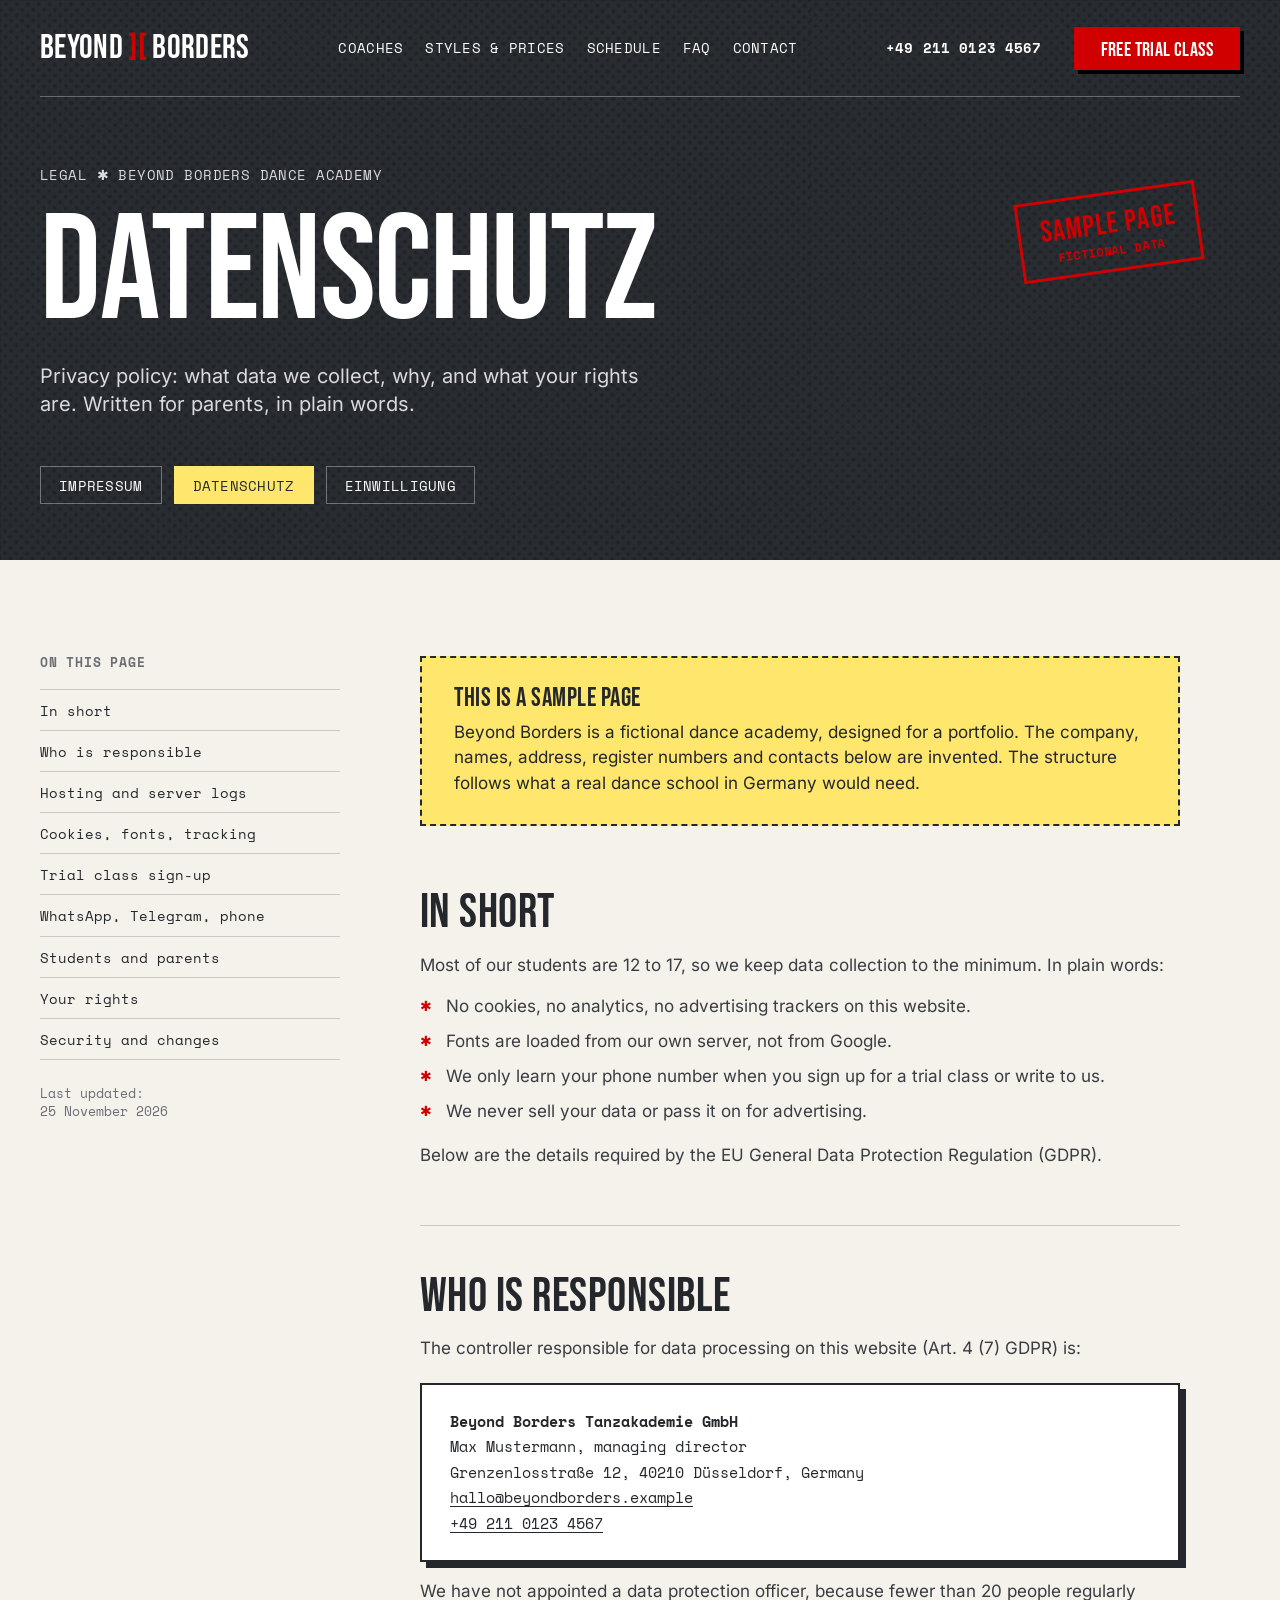
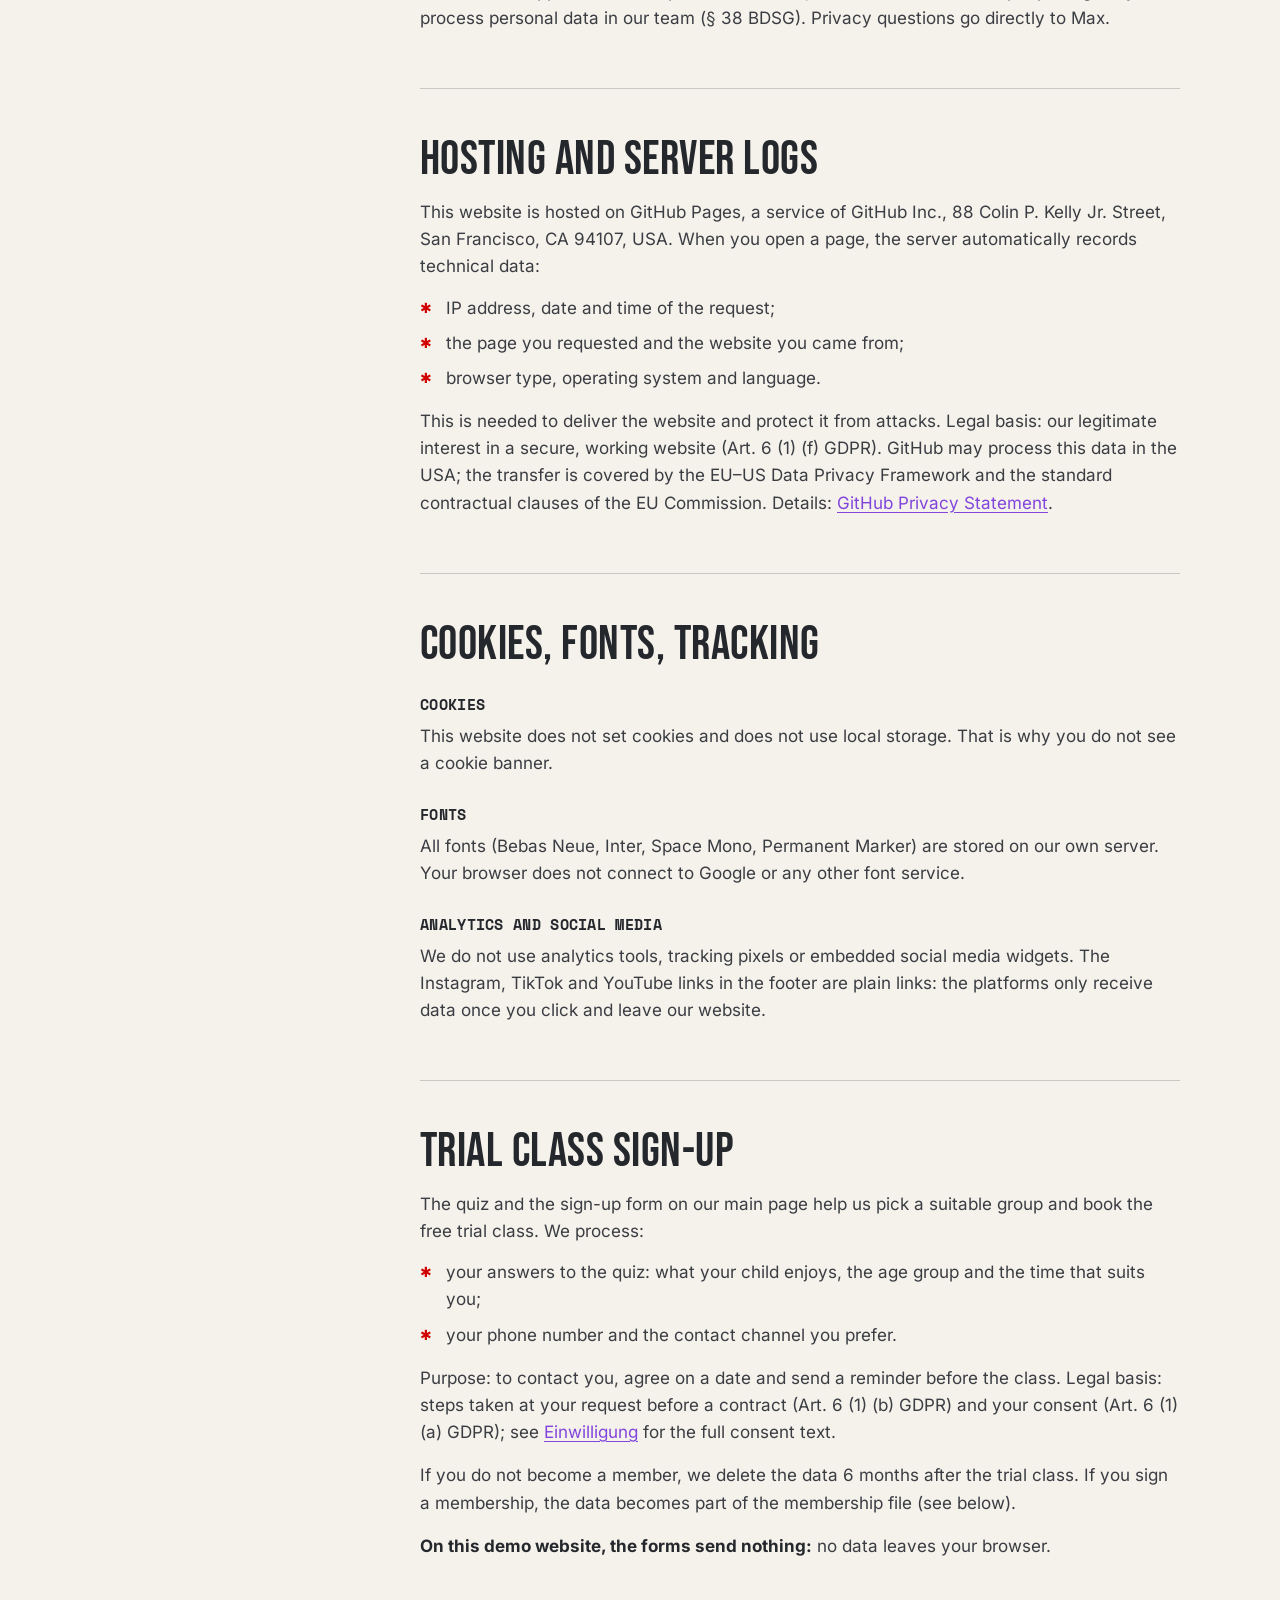
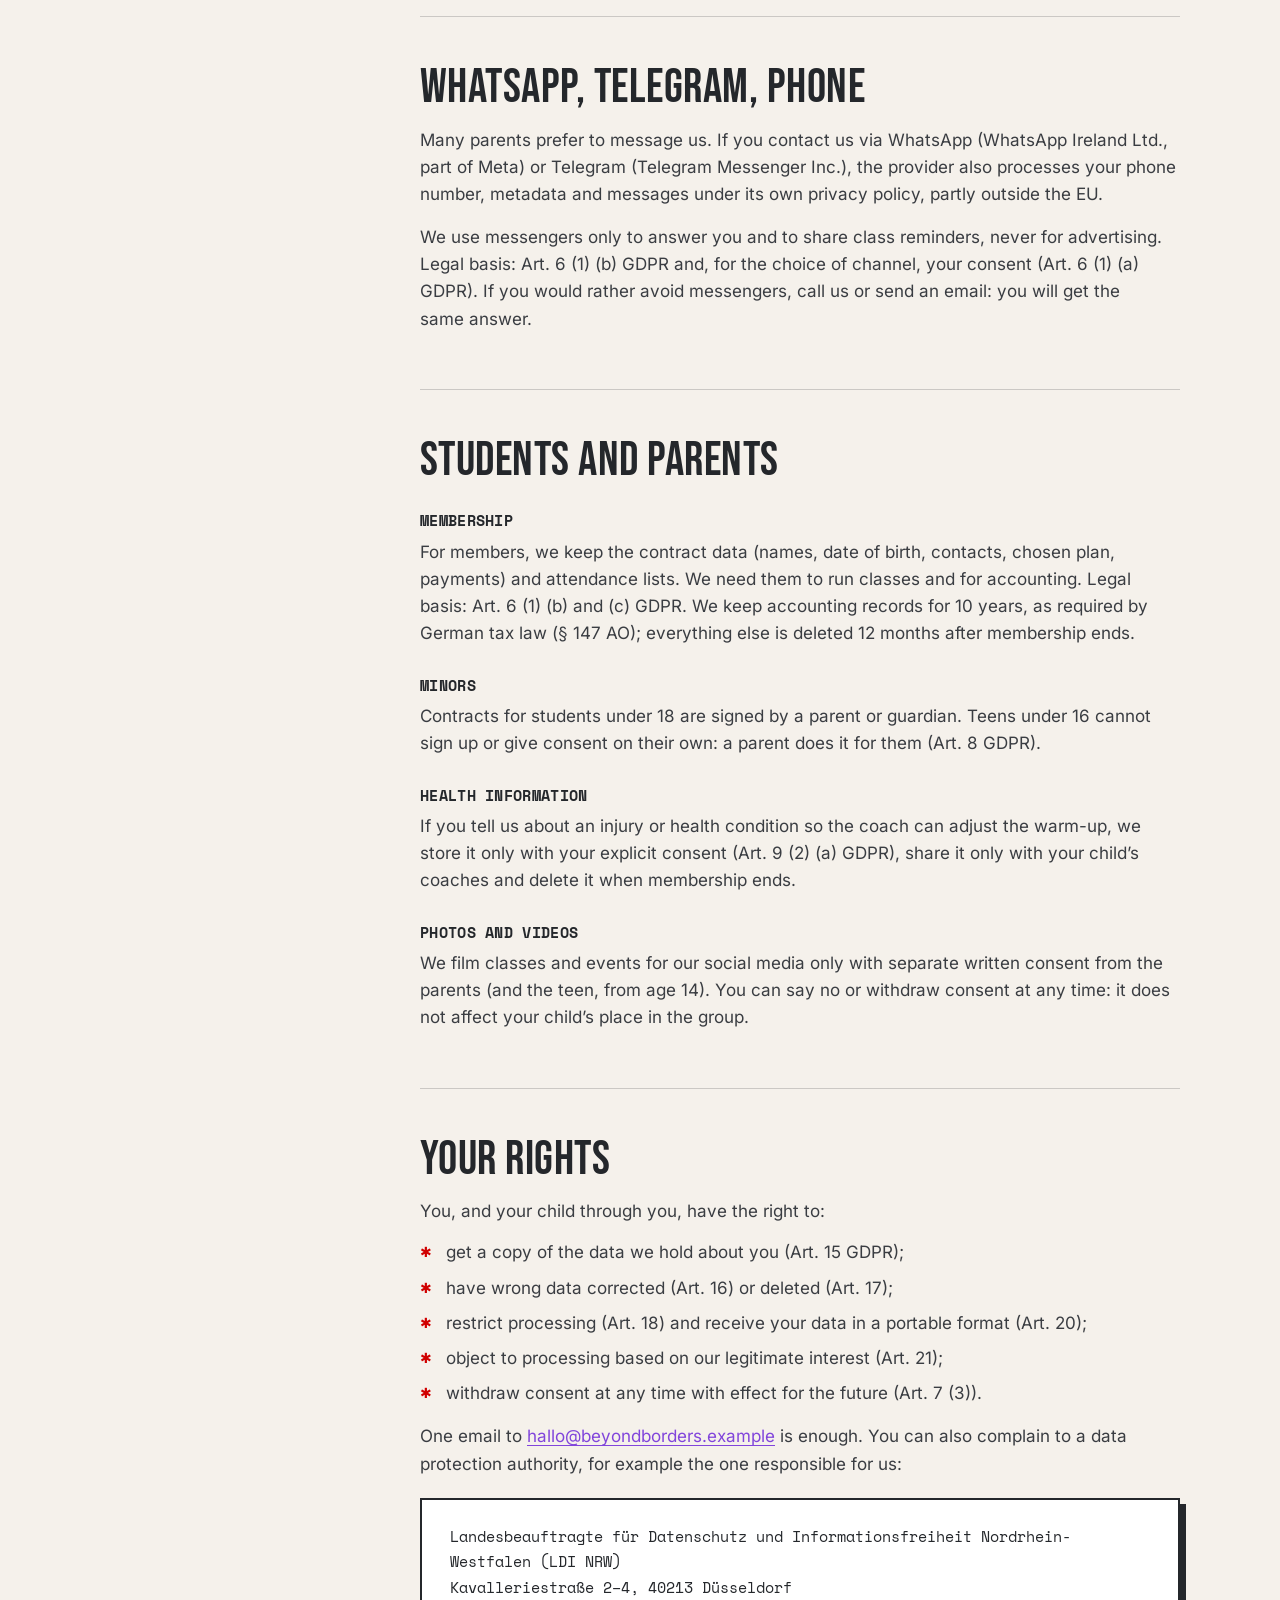
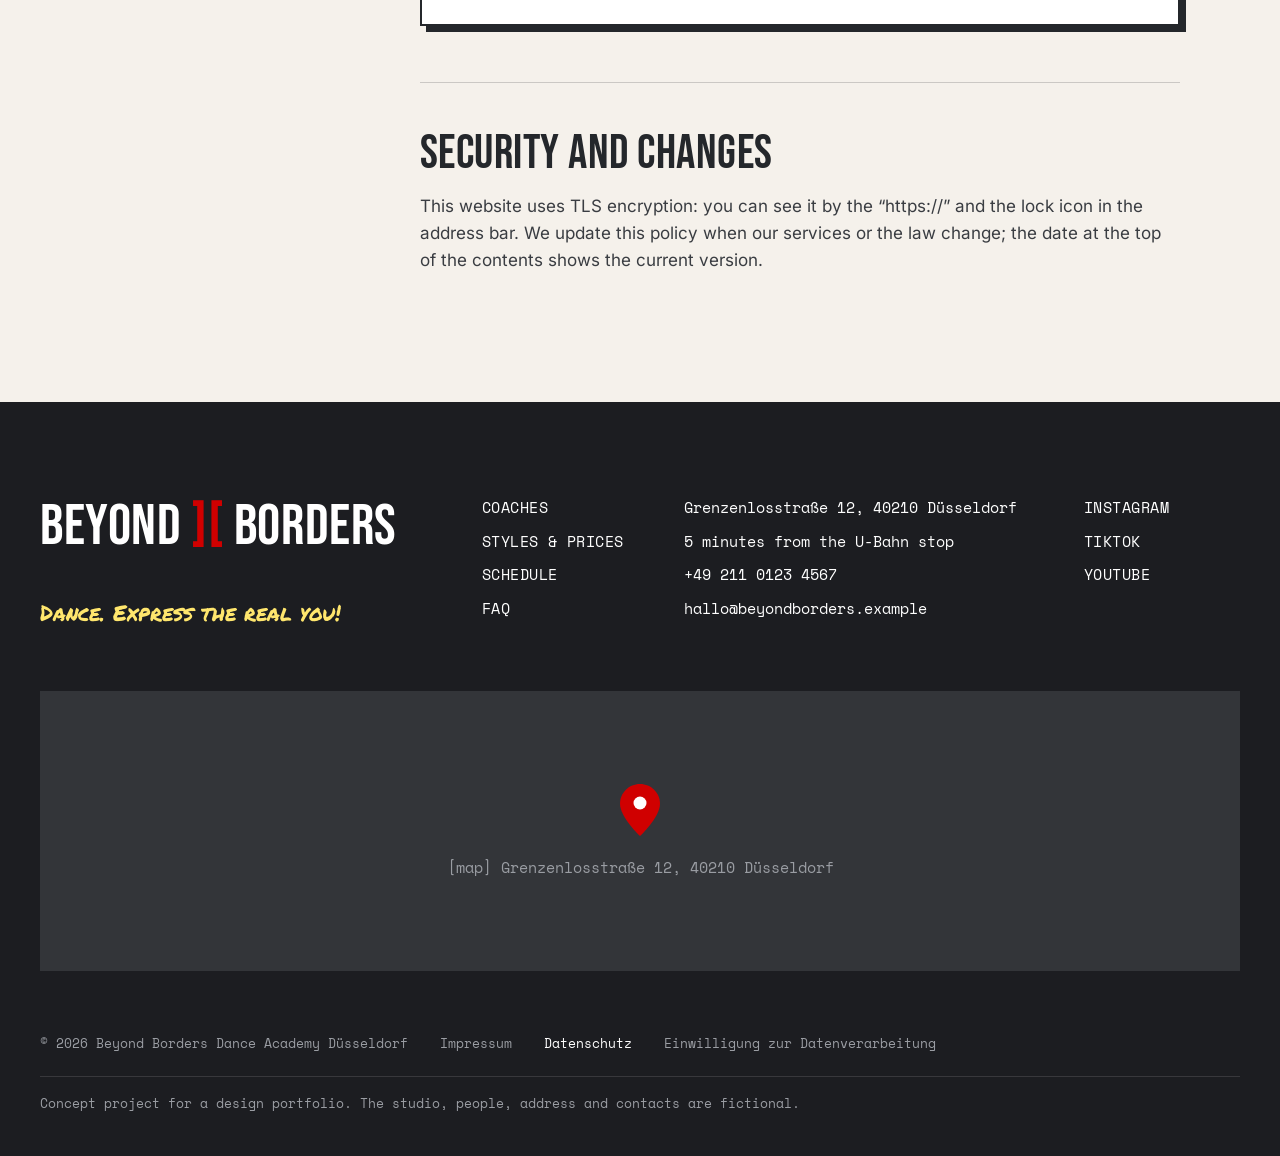
<file: datenschutz.html>
<!doctype html>
<html lang="en">
<head>
  <meta charset="utf-8">
  <meta name="viewport" content="width=device-width, initial-scale=1">
  <title>Datenschutz · Beyond Borders</title>
  <meta name="description" content="Privacy policy of Beyond Borders Dance Academy, Düsseldorf. Sample legal page of a fictional demo website.">
  <meta name="robots" content="noindex">
  <link rel="preload" href="assets/fonts/bebas-neue-400.woff2" as="font" type="font/woff2" crossorigin>
  <link rel="preload" href="assets/fonts/inter-var.woff2" as="font" type="font/woff2" crossorigin>
  <link rel="icon" href="assets/favicon.svg" type="image/svg+xml">
  <link rel="stylesheet" href="css/fonts.css">
  <link rel="stylesheet" href="css/style.css">
  <link rel="stylesheet" href="css/legal.css">
</head>
<body>
  <!-- Sample legal page for a design portfolio: company, people, register numbers and contacts are fictional -->

  <div class="legal-top" id="top">
    <div class="grain" aria-hidden="true"></div>

    <header class="header wrap">
      <a class="logo" href="index.html" aria-label="Beyond Borders, home">BEYOND <span class="logo__glyph">][</span> BORDERS</a>
      <nav class="nav" aria-label="Main">
        <a href="index.html#coaches">Coaches</a>
        <a href="index.html#styles">Styles &amp; Prices</a>
        <a href="index.html#schedule">Schedule</a>
        <a href="index.html#faq">FAQ</a>
        <a href="#contact">Contact</a>
      </nav>
      <a class="header__phone" href="tel:+4921101234567">+49 211 0123 4567</a>
      <a class="btn btn--sm header__cta" href="index.html#quiz">Free trial class</a>
      <button class="burger" type="button" aria-label="Open menu" aria-expanded="false" aria-controls="mobile-menu">
        <span></span><span></span><span></span>
      </button>
    </header>

    <div class="mobile-menu" id="mobile-menu">
      <nav class="mobile-menu__links wrap" aria-label="Mobile">
        <a href="index.html#coaches">Coaches</a>
        <a href="index.html#styles">Styles &amp; Prices</a>
        <a href="index.html#schedule">Schedule</a>
        <a href="index.html#faq">FAQ</a>
        <a href="#contact">Contact</a>
      </nav>
      <div class="mobile-menu__bottom wrap">
        <a class="mobile-menu__phone" href="tel:+4921101234567">+49 211 0123 4567</a>
        <a class="btn" href="index.html#quiz">Book a trial class<span class="sticker">free</span></a>
      </div>
    </div>

    <div class="legal-head wrap">
      <p class="legal-head__tag">Legal ✱ Beyond Borders Dance Academy</p>
      <h1 class="legal-head__title">Datenschutz</h1>
      <p class="legal-head__sub">Privacy policy: what data we collect, why, and what your rights are. Written for parents, in plain words.</p>
      <p class="legal-head__stamp" aria-hidden="true">Sample page<small>fictional data</small></p>
      <nav class="legal-tabs" aria-label="Legal pages">
        <a href="impressum.html">Impressum</a>
        <a href="datenschutz.html" aria-current="page">Datenschutz</a>
        <a href="einwilligung.html">Einwilligung</a>
      </nav>
    </div>
  </div>

  <main class="legal">
    <div class="wrap legal__grid">
      <aside class="legal-toc" aria-label="On this page">
        <p class="legal-toc__t">On this page</p>
        <ul>
          <li><a href="#short">In short</a></li>
          <li><a href="#controller">Who is responsible</a></li>
          <li><a href="#hosting">Hosting and server logs</a></li>
          <li><a href="#cookies">Cookies, fonts, tracking</a></li>
          <li><a href="#forms">Trial class sign-up</a></li>
          <li><a href="#messengers">WhatsApp, Telegram, phone</a></li>
          <li><a href="#students">Students and parents</a></li>
          <li><a href="#rights">Your rights</a></li>
          <li><a href="#changes">Security and changes</a></li>
        </ul>
        <p class="legal-toc__updated">Last updated:<br>25 November 2026</p>
      </aside>

      <div class="legal-body">
        <aside class="legal-note">
          <strong>This is a sample page</strong>
          Beyond Borders is a fictional dance academy, designed for a portfolio. The company, names, address, register numbers and contacts below are invented. The structure follows what a real dance school in Germany would need.
        </aside>
        <section class="legal-sec" id="short">
          <h2>In short</h2>
          <p>Most of our students are 12 to 17, so we keep data collection to the minimum. In plain words:</p>
          <ul>
            <li>No cookies, no analytics, no advertising trackers on this website.</li>
            <li>Fonts are loaded from our own server, not from Google.</li>
            <li>We only learn your phone number when you sign up for a trial class or write to us.</li>
            <li>We never sell your data or pass it on for advertising.</li>
          </ul>
          <p>Below are the details required by the EU General Data Protection Regulation (GDPR).</p>
        </section>

        <section class="legal-sec" id="controller">
          <h2>Who is responsible</h2>
          <p>The controller responsible for data processing on this website (Art. 4 (7) GDPR) is:</p>
          <address class="legal-card">
            <b>Beyond Borders Tanzakademie GmbH</b><br>
            Max Mustermann, managing director<br>
            Grenzenlosstraße 12, 40210 Düsseldorf, Germany<br>
            <a href="mailto:hallo@beyondborders.example">hallo@beyondborders.example</a><br>
            <a href="tel:+4921101234567">+49 211 0123 4567</a>
          </address>
          <p>We have not appointed a data protection officer, because fewer than 20 people regularly process personal data in our team (§ 38 BDSG). Privacy questions go directly to Max.</p>
        </section>

        <section class="legal-sec" id="hosting">
          <h2>Hosting and server logs</h2>
          <p>This website is hosted on GitHub Pages, a service of GitHub Inc., 88 Colin P. Kelly Jr. Street, San Francisco, CA 94107, USA. When you open a page, the server automatically records technical data:</p>
          <ul>
            <li>IP address, date and time of the request;</li>
            <li>the page you requested and the website you came from;</li>
            <li>browser type, operating system and language.</li>
          </ul>
          <p>This is needed to deliver the website and protect it from attacks. Legal basis: our legitimate interest in a secure, working website (Art. 6 (1) (f) GDPR). GitHub may process this data in the USA; the transfer is covered by the EU–US Data Privacy Framework and the standard contractual clauses of the EU Commission. Details: <a href="https://docs.github.com/en/site-policy/privacy-policies/github-general-privacy-statement" target="_blank" rel="noopener">GitHub Privacy Statement</a>.</p>
        </section>

        <section class="legal-sec" id="cookies">
          <h2>Cookies, fonts, tracking</h2>
          <h3>Cookies</h3>
          <p>This website does not set cookies and does not use local storage. That is why you do not see a cookie banner.</p>
          <h3>Fonts</h3>
          <p>All fonts (Bebas Neue, Inter, Space Mono, Permanent Marker) are stored on our own server. Your browser does not connect to Google or any other font service.</p>
          <h3>Analytics and social media</h3>
          <p>We do not use analytics tools, tracking pixels or embedded social media widgets. The Instagram, TikTok and YouTube links in the footer are plain links: the platforms only receive data once you click and leave our website.</p>
        </section>

        <section class="legal-sec" id="forms">
          <h2>Trial class sign-up</h2>
          <p>The quiz and the sign-up form on our main page help us pick a suitable group and book the free trial class. We process:</p>
          <ul>
            <li>your answers to the quiz: what your child enjoys, the age group and the time that suits you;</li>
            <li>your phone number and the contact channel you prefer.</li>
          </ul>
          <p>Purpose: to contact you, agree on a date and send a reminder before the class. Legal basis: steps taken at your request before a contract (Art. 6 (1) (b) GDPR) and your consent (Art. 6 (1) (a) GDPR); see <a href="einwilligung.html">Einwilligung</a> for the full consent text.</p>
          <p>If you do not become a member, we delete the data 6 months after the trial class. If you sign a membership, the data becomes part of the membership file (see below).</p>
          <p><b>On this demo website, the forms send nothing:</b> no data leaves your browser.</p>
        </section>

        <section class="legal-sec" id="messengers">
          <h2>WhatsApp, Telegram, phone</h2>
          <p>Many parents prefer to message us. If you contact us via WhatsApp (WhatsApp Ireland Ltd., part of Meta) or Telegram (Telegram Messenger Inc.), the provider also processes your phone number, metadata and messages under its own privacy policy, partly outside the EU.</p>
          <p>We use messengers only to answer you and to share class reminders, never for advertising. Legal basis: Art. 6 (1) (b) GDPR and, for the choice of channel, your consent (Art. 6 (1) (a) GDPR). If you would rather avoid messengers, call us or send an email: you will get the same answer.</p>
        </section>

        <section class="legal-sec" id="students">
          <h2>Students and parents</h2>
          <h3>Membership</h3>
          <p>For members, we keep the contract data (names, date of birth, contacts, chosen plan, payments) and attendance lists. We need them to run classes and for accounting. Legal basis: Art. 6 (1) (b) and (c) GDPR. We keep accounting records for 10 years, as required by German tax law (§ 147 AO); everything else is deleted 12 months after membership ends.</p>
          <h3>Minors</h3>
          <p>Contracts for students under 18 are signed by a parent or guardian. Teens under 16 cannot sign up or give consent on their own: a parent does it for them (Art. 8 GDPR).</p>
          <h3>Health information</h3>
          <p>If you tell us about an injury or health condition so the coach can adjust the warm-up, we store it only with your explicit consent (Art. 9 (2) (a) GDPR), share it only with your child’s coaches and delete it when membership ends.</p>
          <h3>Photos and videos</h3>
          <p>We film classes and events for our social media only with separate written consent from the parents (and the teen, from age 14). You can say no or withdraw consent at any time: it does not affect your child’s place in the group.</p>
        </section>

        <section class="legal-sec" id="rights">
          <h2>Your rights</h2>
          <p>You, and your child through you, have the right to:</p>
          <ul>
            <li>get a copy of the data we hold about you (Art. 15 GDPR);</li>
            <li>have wrong data corrected (Art. 16) or deleted (Art. 17);</li>
            <li>restrict processing (Art. 18) and receive your data in a portable format (Art. 20);</li>
            <li>object to processing based on our legitimate interest (Art. 21);</li>
            <li>withdraw consent at any time with effect for the future (Art. 7 (3)).</li>
          </ul>
          <p>One email to <a href="mailto:hallo@beyondborders.example">hallo@beyondborders.example</a> is enough. You can also complain to a data protection authority, for example the one responsible for us:</p>
          <address class="legal-card">
            Landesbeauftragte für Datenschutz und Informationsfreiheit Nordrhein-Westfalen (LDI NRW)<br>
            Kavalleriestraße 2–4, 40213 Düsseldorf
          </address>
        </section>

        <section class="legal-sec" id="changes">
          <h2>Security and changes</h2>
          <p>This website uses TLS encryption: you can see it by the “https://” and the lock icon in the address bar. We update this policy when our services or the law change; the date at the top of the contents shows the current version.</p>
        </section>
      </div>
    </div>
  </main>

  <footer class="footer" id="contact">
    <div class="wrap">
      <div class="footer__top">
        <div class="footer__brand">
          <a class="logo footer__logo" href="index.html" aria-label="Beyond Borders, home">BEYOND <span class="logo__glyph">][</span> BORDERS</a>
          <p class="footer__slogan">Dance. Express the real you!</p>
        </div>
        <ul class="footer__menu">
          <li><a href="index.html#coaches">Coaches</a></li>
          <li><a href="index.html#styles">Styles &amp; prices</a></li>
          <li><a href="index.html#schedule">Schedule</a></li>
          <li><a href="index.html#faq">FAQ</a></li>
        </ul>
        <address class="footer__contacts">
          <span>Grenzenlosstraße 12, 40210 Düsseldorf</span>
          <span>5 minutes from the U-Bahn stop</span>
          <a href="tel:+4921101234567">+49 211 0123 4567</a>
          <a href="mailto:hallo@beyondborders.example">hallo@beyondborders.example</a>
        </address>
        <ul class="footer__social">
          <li><a href="#">Instagram</a></li>
          <li><a href="#">TikTok</a></li>
          <li><a href="#">YouTube</a></li>
        </ul>
      </div>
      <div class="map" role="img" aria-label="Map: Grenzenlosstraße 12, 40210 Düsseldorf">
        <svg class="map__pin" viewBox="0 0 40 52" aria-hidden="true"><path d="M20 0C9 0 0 8.8 0 19.7 0 33.5 20 52 20 52s20-18.5 20-32.3C40 8.8 31 0 20 0z" fill="#d00000"/><circle cx="20" cy="19" r="6.5" fill="#fff"/></svg>
        <p class="map__t">[map] Grenzenlosstraße 12, 40210 Düsseldorf</p>
      </div>
      <div class="footer__bottom">
        <span>© 2026 Beyond Borders Dance Academy Düsseldorf</span>
        <a href="impressum.html">Impressum</a>
        <a href="datenschutz.html" aria-current="page">Datenschutz</a>
        <a href="einwilligung.html">Einwilligung zur Datenverarbeitung</a>
        <p class="footer__concept">Concept project for a design portfolio. The studio, people, address and contacts are fictional.</p>
      </div>
    </div>
  </footer>

  <script src="js/main.js"></script>
</body>
</html>
</file>
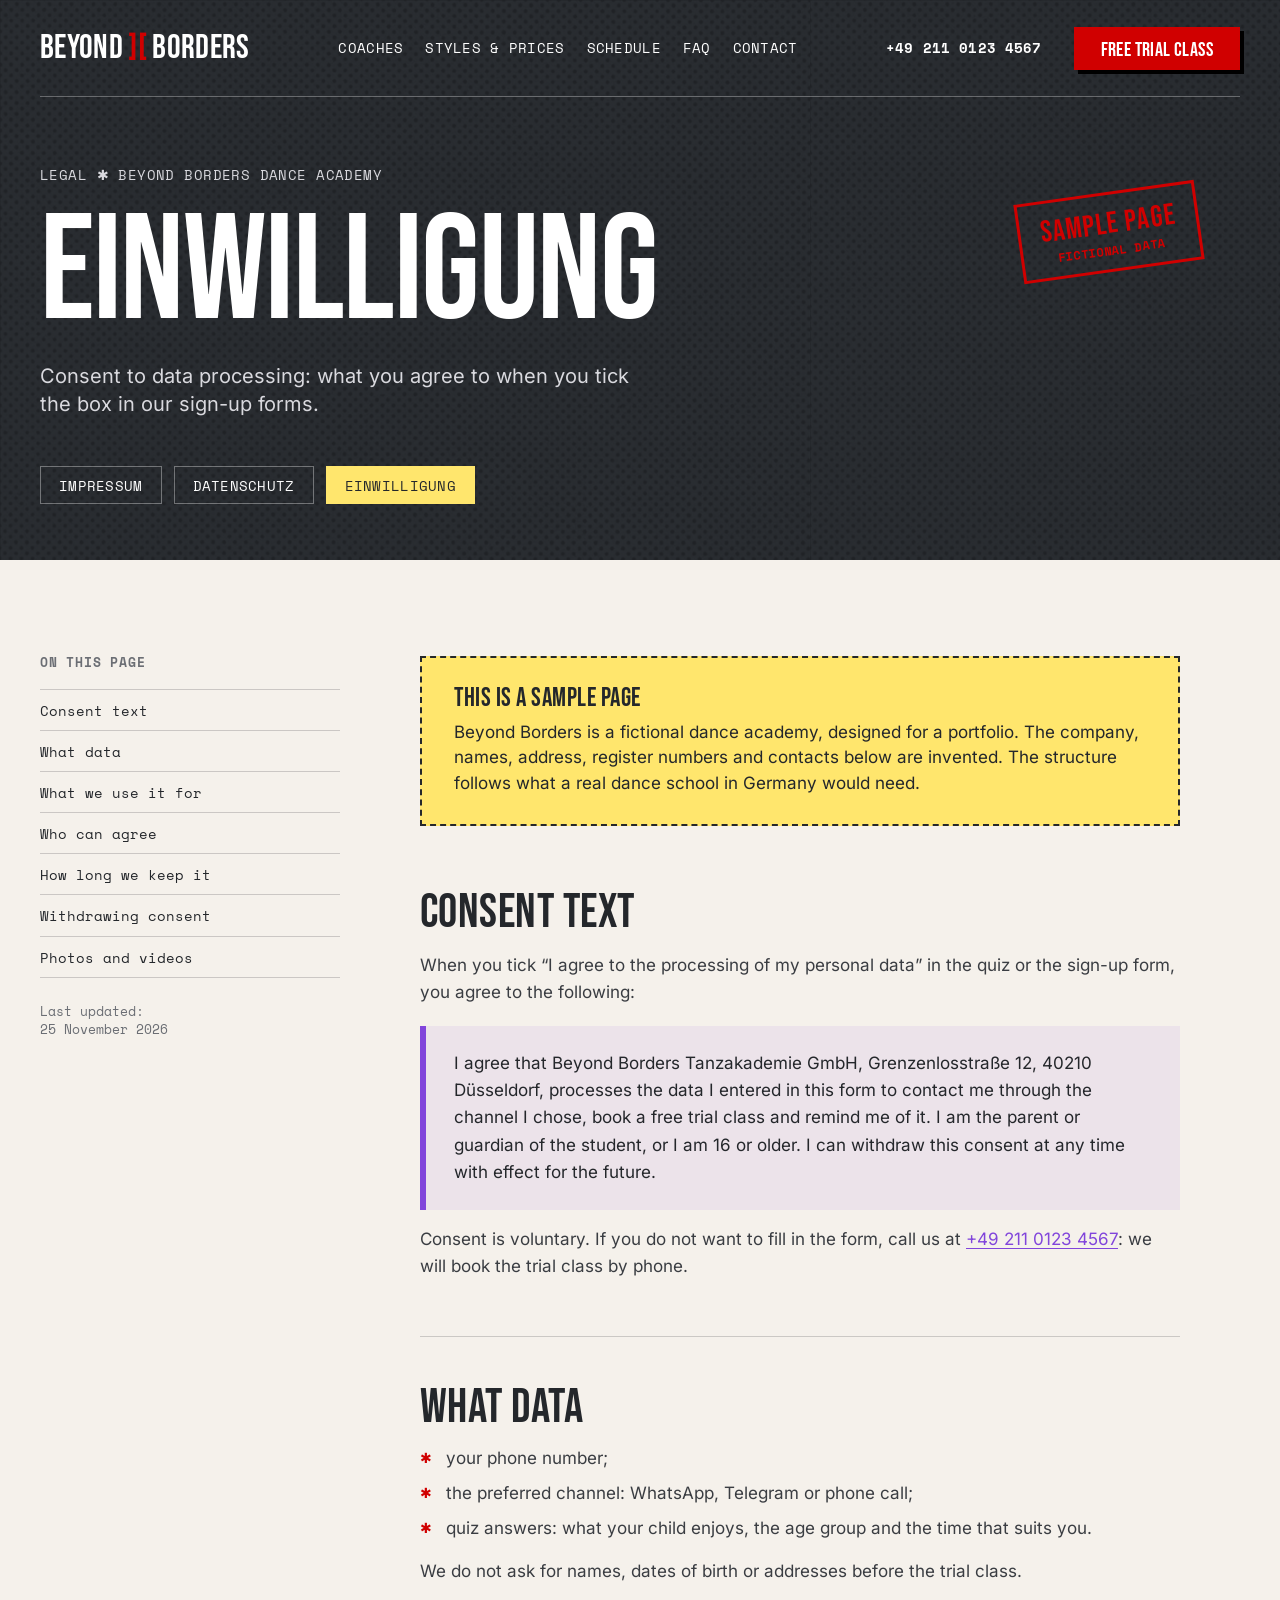
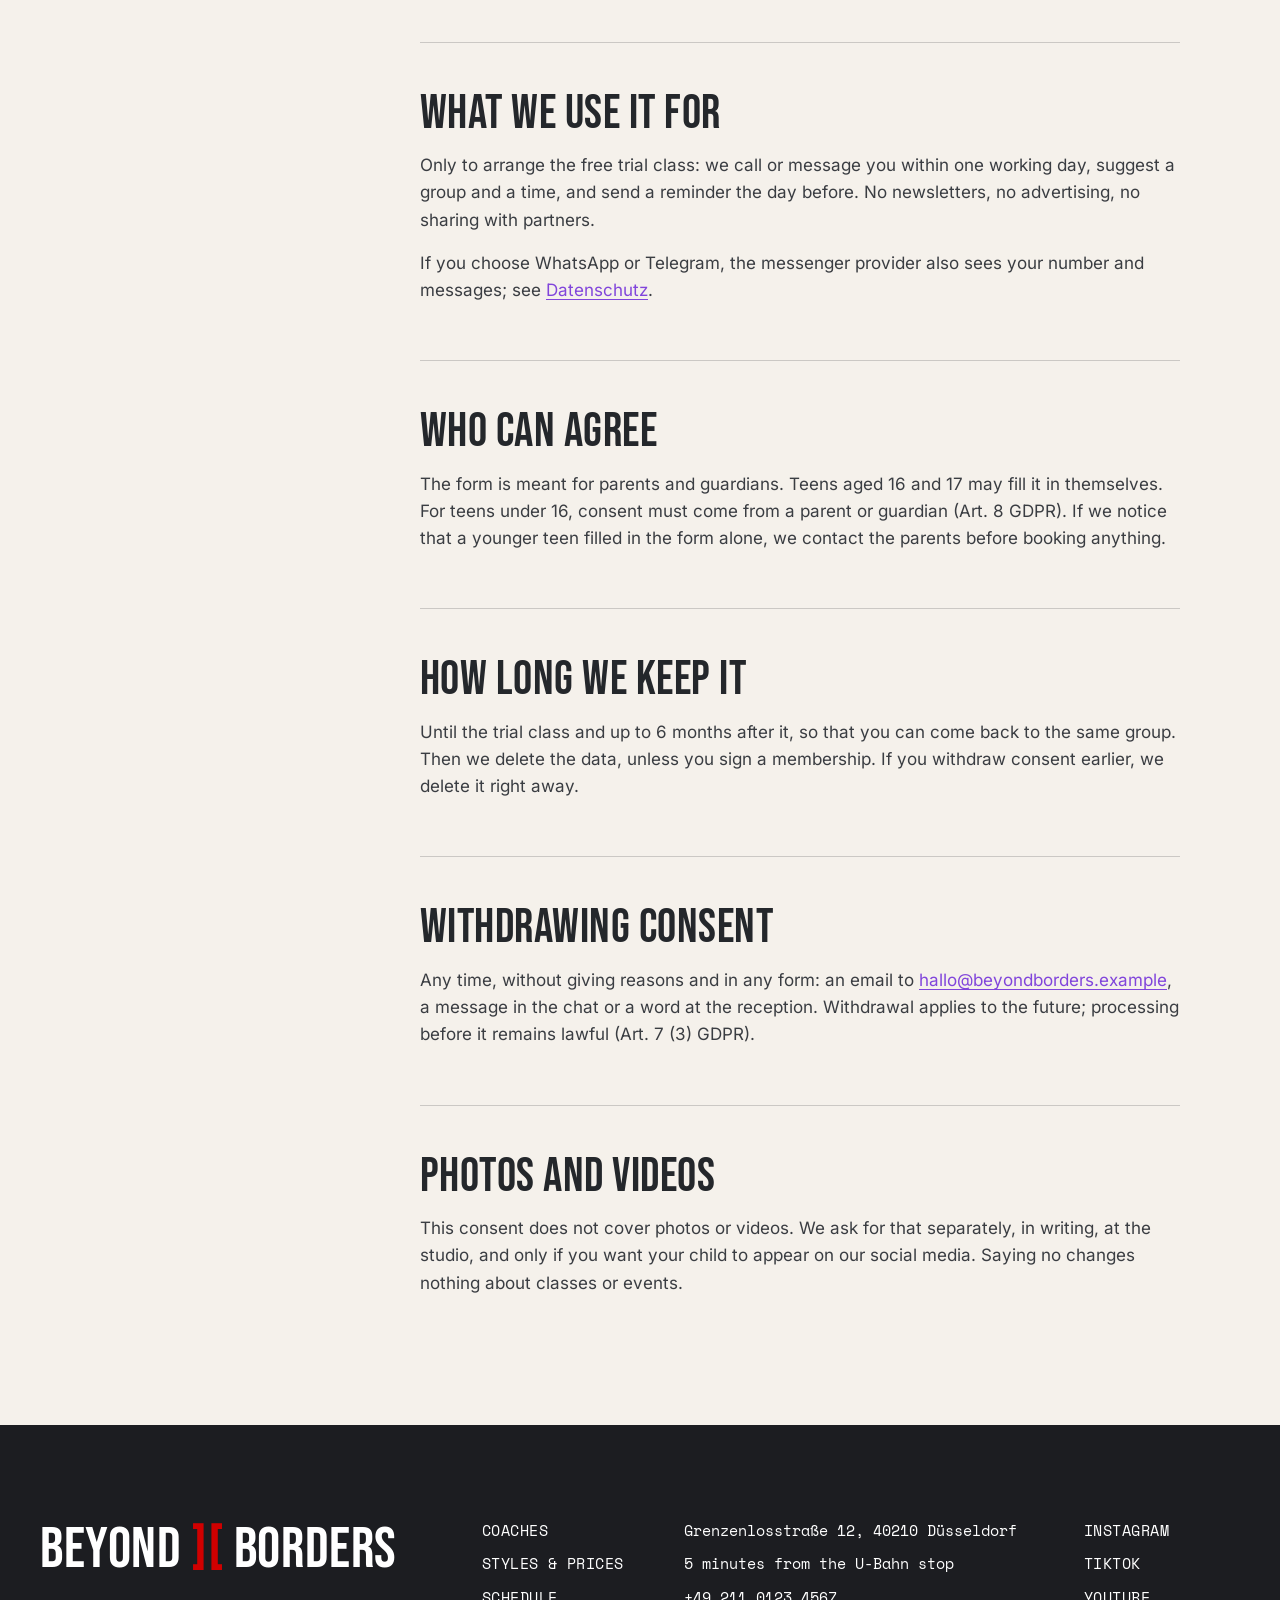
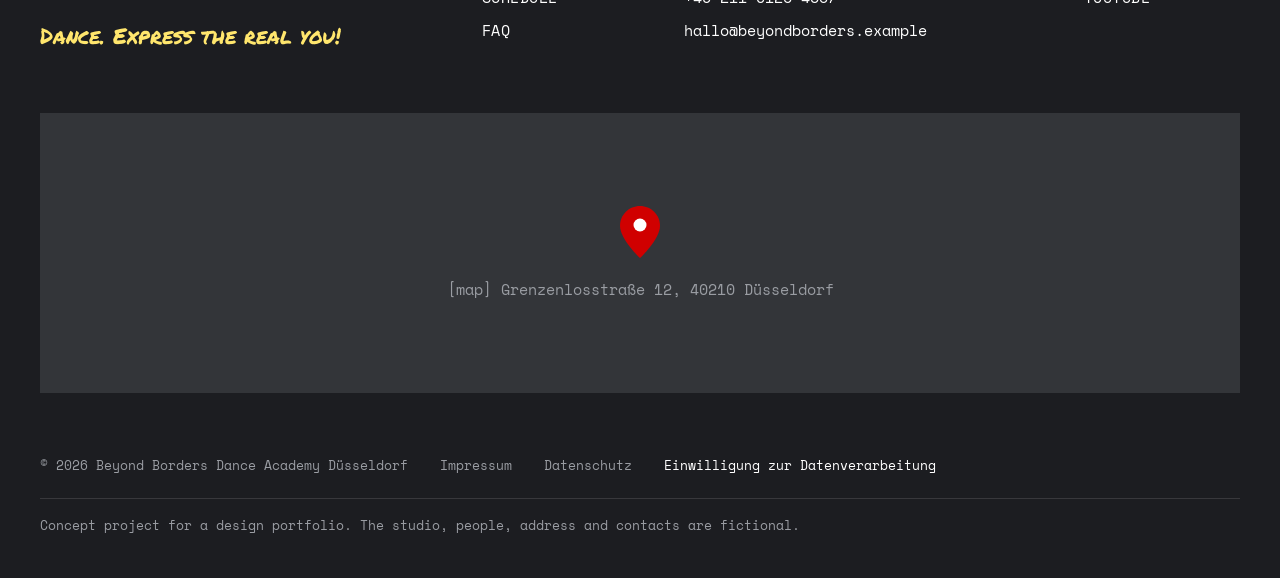
<file: einwilligung.html>
<!doctype html>
<html lang="en">
<head>
  <meta charset="utf-8">
  <meta name="viewport" content="width=device-width, initial-scale=1">
  <title>Einwilligung · Beyond Borders</title>
  <meta name="description" content="Consent to data processing for the trial class sign-up. Sample legal page of a fictional demo website.">
  <meta name="robots" content="noindex">
  <link rel="preload" href="assets/fonts/bebas-neue-400.woff2" as="font" type="font/woff2" crossorigin>
  <link rel="preload" href="assets/fonts/inter-var.woff2" as="font" type="font/woff2" crossorigin>
  <link rel="icon" href="assets/favicon.svg" type="image/svg+xml">
  <link rel="stylesheet" href="css/fonts.css">
  <link rel="stylesheet" href="css/style.css">
  <link rel="stylesheet" href="css/legal.css">
</head>
<body>
  <!-- Sample legal page for a design portfolio: company, people, register numbers and contacts are fictional -->

  <div class="legal-top" id="top">
    <div class="grain" aria-hidden="true"></div>

    <header class="header wrap">
      <a class="logo" href="index.html" aria-label="Beyond Borders, home">BEYOND <span class="logo__glyph">][</span> BORDERS</a>
      <nav class="nav" aria-label="Main">
        <a href="index.html#coaches">Coaches</a>
        <a href="index.html#styles">Styles &amp; Prices</a>
        <a href="index.html#schedule">Schedule</a>
        <a href="index.html#faq">FAQ</a>
        <a href="#contact">Contact</a>
      </nav>
      <a class="header__phone" href="tel:+4921101234567">+49 211 0123 4567</a>
      <a class="btn btn--sm header__cta" href="index.html#quiz">Free trial class</a>
      <button class="burger" type="button" aria-label="Open menu" aria-expanded="false" aria-controls="mobile-menu">
        <span></span><span></span><span></span>
      </button>
    </header>

    <div class="mobile-menu" id="mobile-menu">
      <nav class="mobile-menu__links wrap" aria-label="Mobile">
        <a href="index.html#coaches">Coaches</a>
        <a href="index.html#styles">Styles &amp; Prices</a>
        <a href="index.html#schedule">Schedule</a>
        <a href="index.html#faq">FAQ</a>
        <a href="#contact">Contact</a>
      </nav>
      <div class="mobile-menu__bottom wrap">
        <a class="mobile-menu__phone" href="tel:+4921101234567">+49 211 0123 4567</a>
        <a class="btn" href="index.html#quiz">Book a trial class<span class="sticker">free</span></a>
      </div>
    </div>

    <div class="legal-head wrap">
      <p class="legal-head__tag">Legal ✱ Beyond Borders Dance Academy</p>
      <h1 class="legal-head__title">Einwilligung</h1>
      <p class="legal-head__sub">Consent to data processing: what you agree to when you tick the box in our sign-up forms.</p>
      <p class="legal-head__stamp" aria-hidden="true">Sample page<small>fictional data</small></p>
      <nav class="legal-tabs" aria-label="Legal pages">
        <a href="impressum.html">Impressum</a>
        <a href="datenschutz.html">Datenschutz</a>
        <a href="einwilligung.html" aria-current="page">Einwilligung</a>
      </nav>
    </div>
  </div>

  <main class="legal">
    <div class="wrap legal__grid">
      <aside class="legal-toc" aria-label="On this page">
        <p class="legal-toc__t">On this page</p>
        <ul>
          <li><a href="#text">Consent text</a></li>
          <li><a href="#data">What data</a></li>
          <li><a href="#purpose">What we use it for</a></li>
          <li><a href="#age">Who can agree</a></li>
          <li><a href="#storage">How long we keep it</a></li>
          <li><a href="#withdraw">Withdrawing consent</a></li>
          <li><a href="#photos">Photos and videos</a></li>
        </ul>
        <p class="legal-toc__updated">Last updated:<br>25 November 2026</p>
      </aside>

      <div class="legal-body">
        <aside class="legal-note">
          <strong>This is a sample page</strong>
          Beyond Borders is a fictional dance academy, designed for a portfolio. The company, names, address, register numbers and contacts below are invented. The structure follows what a real dance school in Germany would need.
        </aside>
        <section class="legal-sec" id="text">
          <h2>Consent text</h2>
          <p>When you tick “I agree to the processing of my personal data” in the quiz or the sign-up form, you agree to the following:</p>
          <blockquote class="legal-quote">
            <p>I agree that Beyond Borders Tanzakademie GmbH, Grenzenlosstraße 12, 40210 Düsseldorf, processes the data I entered in this form to contact me through the channel I chose, book a free trial class and remind me of it. I am the parent or guardian of the student, or I am 16 or older. I can withdraw this consent at any time with effect for the future.</p>
          </blockquote>
          <p>Consent is voluntary. If you do not want to fill in the form, call us at <a href="tel:+4921101234567">+49 211 0123 4567</a>: we will book the trial class by phone.</p>
        </section>

        <section class="legal-sec" id="data">
          <h2>What data</h2>
          <ul>
            <li>your phone number;</li>
            <li>the preferred channel: WhatsApp, Telegram or phone call;</li>
            <li>quiz answers: what your child enjoys, the age group and the time that suits you.</li>
          </ul>
          <p>We do not ask for names, dates of birth or addresses before the trial class.</p>
        </section>

        <section class="legal-sec" id="purpose">
          <h2>What we use it for</h2>
          <p>Only to arrange the free trial class: we call or message you within one working day, suggest a group and a time, and send a reminder the day before. No newsletters, no advertising, no sharing with partners.</p>
          <p>If you choose WhatsApp or Telegram, the messenger provider also sees your number and messages; see <a href="datenschutz.html#messengers">Datenschutz</a>.</p>
        </section>

        <section class="legal-sec" id="age">
          <h2>Who can agree</h2>
          <p>The form is meant for parents and guardians. Teens aged 16 and 17 may fill it in themselves. For teens under 16, consent must come from a parent or guardian (Art. 8 GDPR). If we notice that a younger teen filled in the form alone, we contact the parents before booking anything.</p>
        </section>

        <section class="legal-sec" id="storage">
          <h2>How long we keep it</h2>
          <p>Until the trial class and up to 6 months after it, so that you can come back to the same group. Then we delete the data, unless you sign a membership. If you withdraw consent earlier, we delete it right away.</p>
        </section>

        <section class="legal-sec" id="withdraw">
          <h2>Withdrawing consent</h2>
          <p>Any time, without giving reasons and in any form: an email to <a href="mailto:hallo@beyondborders.example">hallo@beyondborders.example</a>, a message in the chat or a word at the reception. Withdrawal applies to the future; processing before it remains lawful (Art. 7 (3) GDPR).</p>
        </section>

        <section class="legal-sec" id="photos">
          <h2>Photos and videos</h2>
          <p>This consent does not cover photos or videos. We ask for that separately, in writing, at the studio, and only if you want your child to appear on our social media. Saying no changes nothing about classes or events.</p>
        </section>
      </div>
    </div>
  </main>

  <footer class="footer" id="contact">
    <div class="wrap">
      <div class="footer__top">
        <div class="footer__brand">
          <a class="logo footer__logo" href="index.html" aria-label="Beyond Borders, home">BEYOND <span class="logo__glyph">][</span> BORDERS</a>
          <p class="footer__slogan">Dance. Express the real you!</p>
        </div>
        <ul class="footer__menu">
          <li><a href="index.html#coaches">Coaches</a></li>
          <li><a href="index.html#styles">Styles &amp; prices</a></li>
          <li><a href="index.html#schedule">Schedule</a></li>
          <li><a href="index.html#faq">FAQ</a></li>
        </ul>
        <address class="footer__contacts">
          <span>Grenzenlosstraße 12, 40210 Düsseldorf</span>
          <span>5 minutes from the U-Bahn stop</span>
          <a href="tel:+4921101234567">+49 211 0123 4567</a>
          <a href="mailto:hallo@beyondborders.example">hallo@beyondborders.example</a>
        </address>
        <ul class="footer__social">
          <li><a href="#">Instagram</a></li>
          <li><a href="#">TikTok</a></li>
          <li><a href="#">YouTube</a></li>
        </ul>
      </div>
      <div class="map" role="img" aria-label="Map: Grenzenlosstraße 12, 40210 Düsseldorf">
        <svg class="map__pin" viewBox="0 0 40 52" aria-hidden="true"><path d="M20 0C9 0 0 8.8 0 19.7 0 33.5 20 52 20 52s20-18.5 20-32.3C40 8.8 31 0 20 0z" fill="#d00000"/><circle cx="20" cy="19" r="6.5" fill="#fff"/></svg>
        <p class="map__t">[map] Grenzenlosstraße 12, 40210 Düsseldorf</p>
      </div>
      <div class="footer__bottom">
        <span>© 2026 Beyond Borders Dance Academy Düsseldorf</span>
        <a href="impressum.html">Impressum</a>
        <a href="datenschutz.html">Datenschutz</a>
        <a href="einwilligung.html" aria-current="page">Einwilligung zur Datenverarbeitung</a>
        <p class="footer__concept">Concept project for a design portfolio. The studio, people, address and contacts are fictional.</p>
      </div>
    </div>
  </footer>

  <script src="js/main.js"></script>
</body>
</html>
</file>
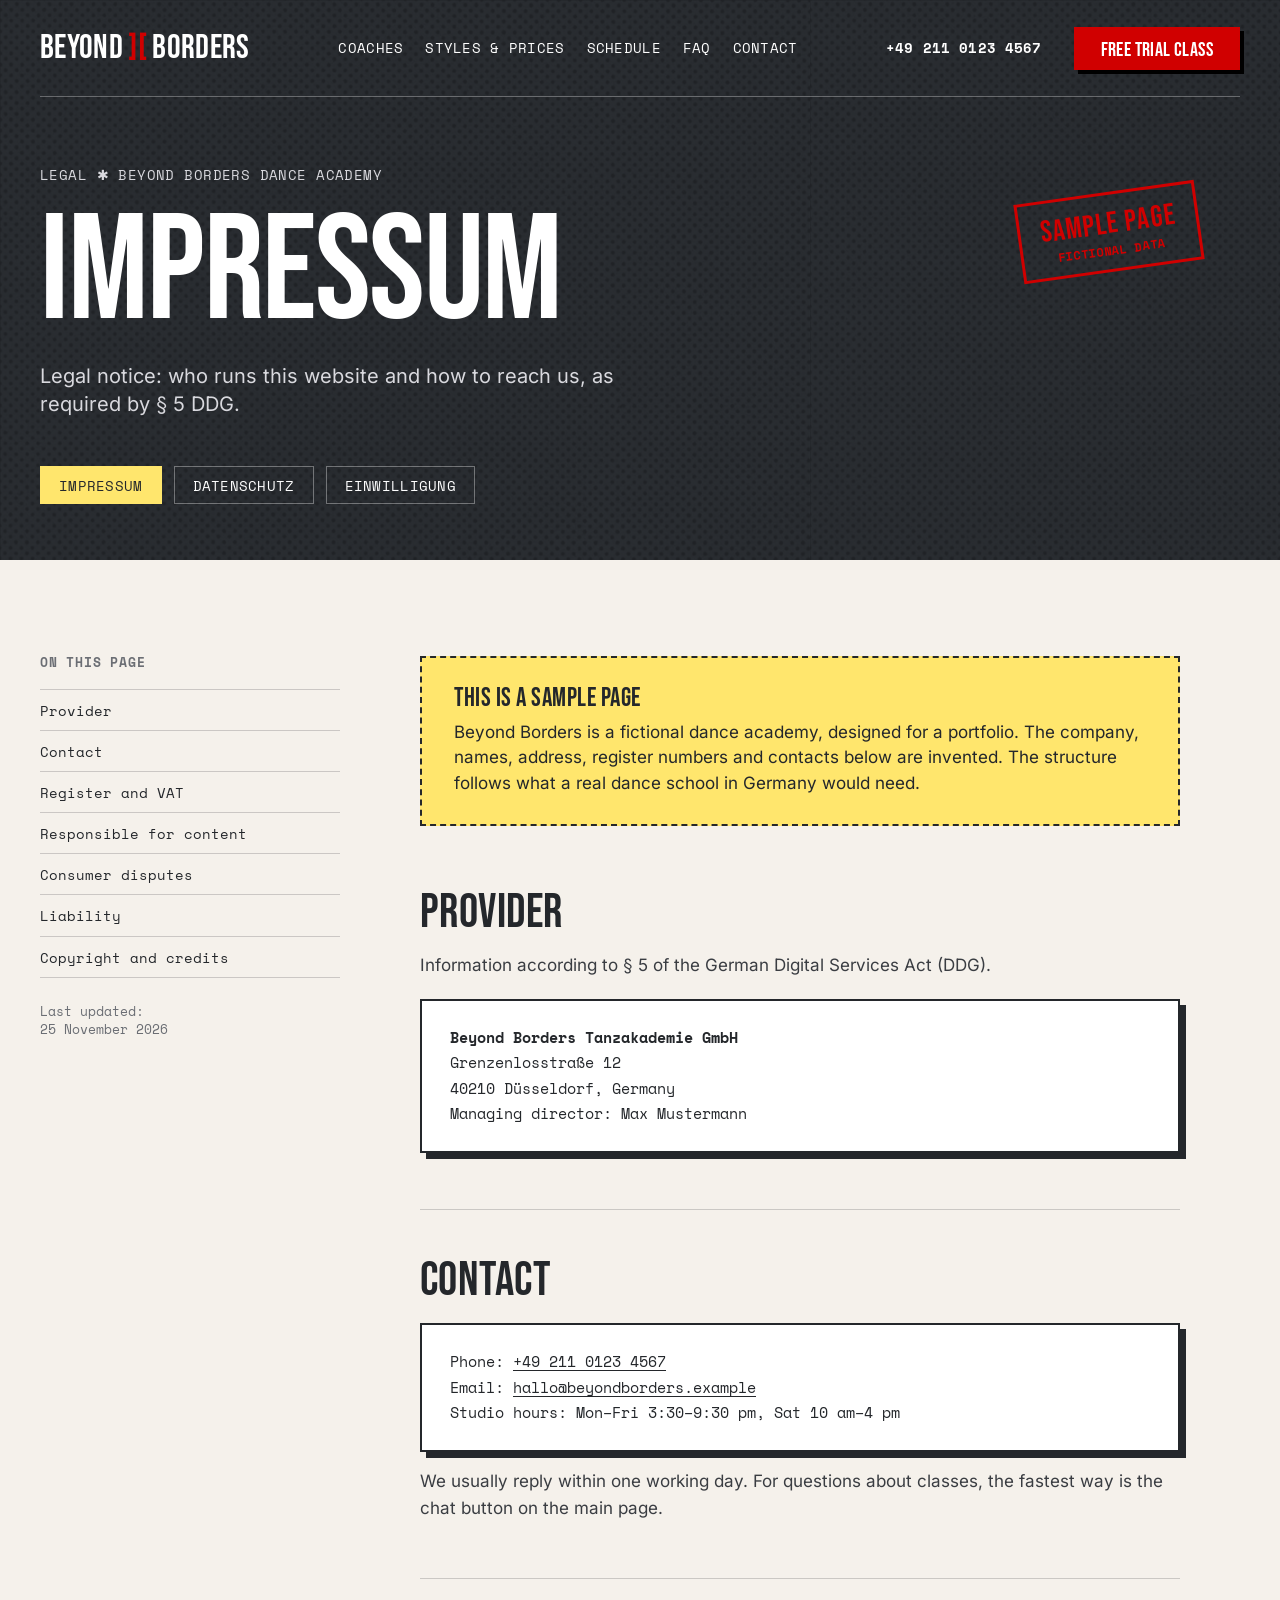
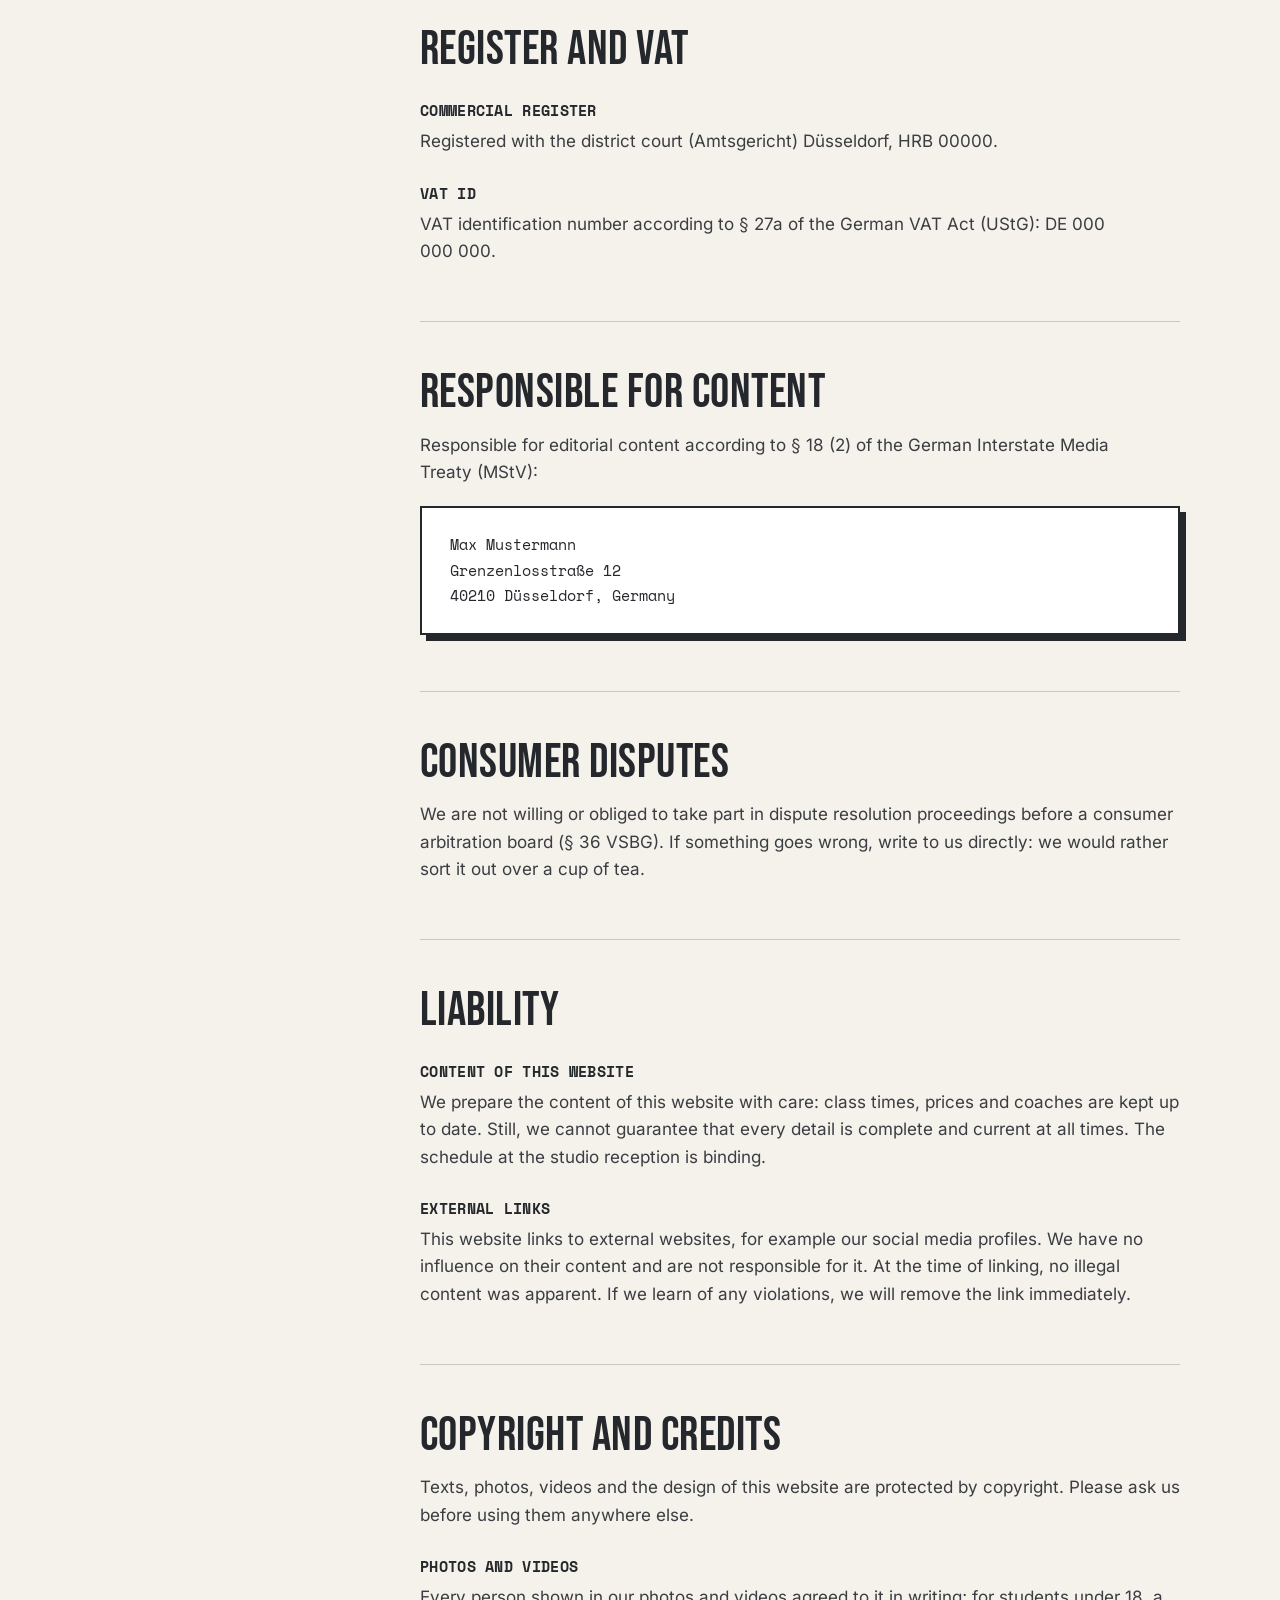
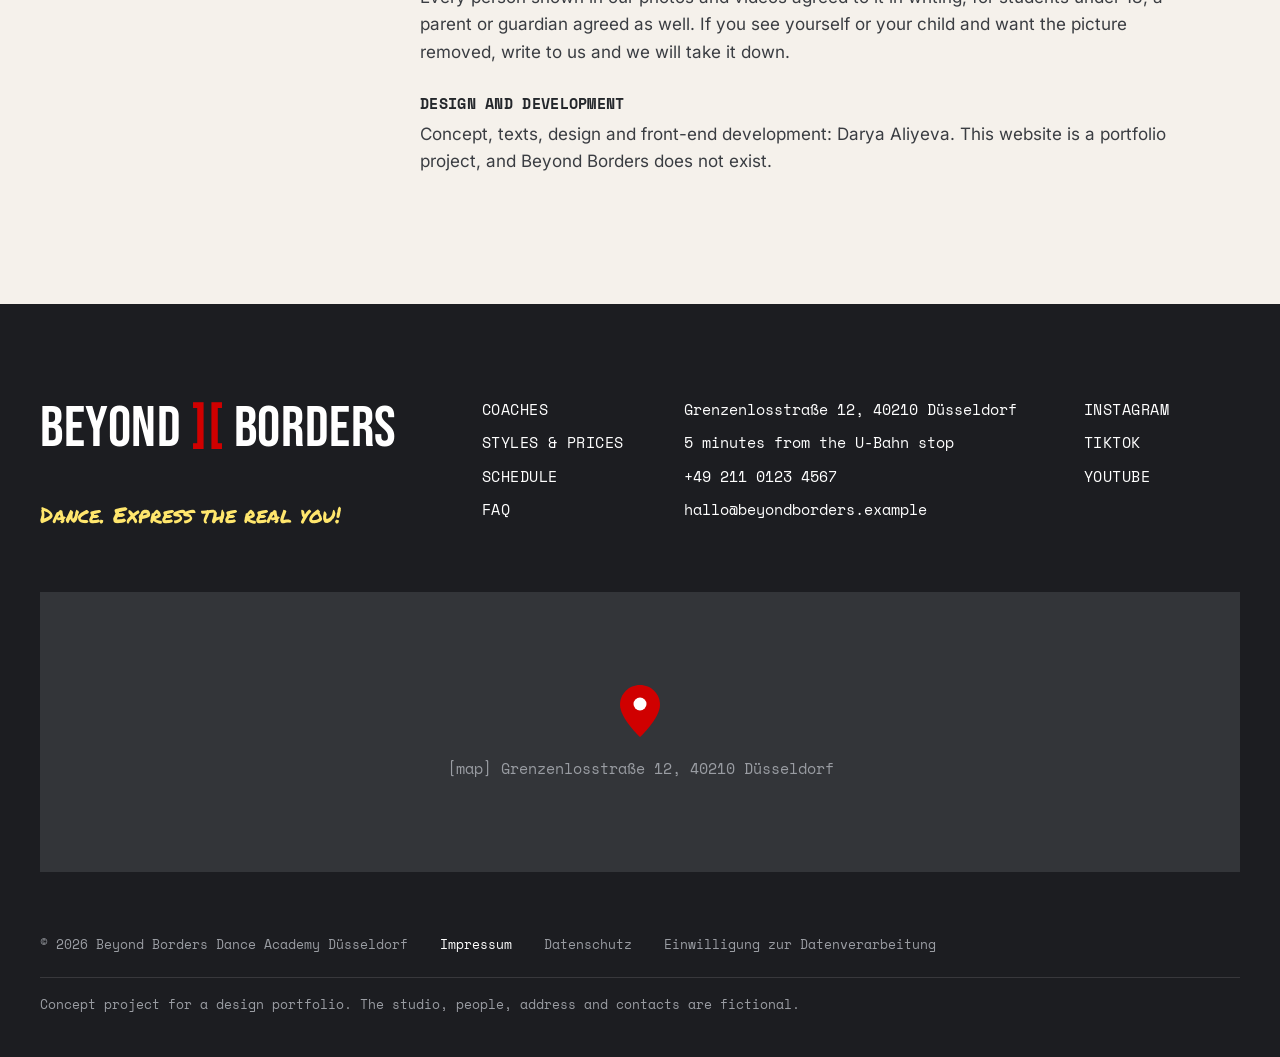
<file: impressum.html>
<!doctype html>
<html lang="en">
<head>
  <meta charset="utf-8">
  <meta name="viewport" content="width=device-width, initial-scale=1">
  <title>Impressum · Beyond Borders</title>
  <meta name="description" content="Legal notice of Beyond Borders Dance Academy, Düsseldorf. Sample legal page of a fictional demo website.">
  <meta name="robots" content="noindex">
  <link rel="preload" href="assets/fonts/bebas-neue-400.woff2" as="font" type="font/woff2" crossorigin>
  <link rel="preload" href="assets/fonts/inter-var.woff2" as="font" type="font/woff2" crossorigin>
  <link rel="icon" href="assets/favicon.svg" type="image/svg+xml">
  <link rel="stylesheet" href="css/fonts.css">
  <link rel="stylesheet" href="css/style.css">
  <link rel="stylesheet" href="css/legal.css">
</head>
<body>
  <!-- Sample legal page for a design portfolio: company, people, register numbers and contacts are fictional -->

  <div class="legal-top" id="top">
    <div class="grain" aria-hidden="true"></div>

    <header class="header wrap">
      <a class="logo" href="index.html" aria-label="Beyond Borders, home">BEYOND <span class="logo__glyph">][</span> BORDERS</a>
      <nav class="nav" aria-label="Main">
        <a href="index.html#coaches">Coaches</a>
        <a href="index.html#styles">Styles &amp; Prices</a>
        <a href="index.html#schedule">Schedule</a>
        <a href="index.html#faq">FAQ</a>
        <a href="#contact">Contact</a>
      </nav>
      <a class="header__phone" href="tel:+4921101234567">+49 211 0123 4567</a>
      <a class="btn btn--sm header__cta" href="index.html#quiz">Free trial class</a>
      <button class="burger" type="button" aria-label="Open menu" aria-expanded="false" aria-controls="mobile-menu">
        <span></span><span></span><span></span>
      </button>
    </header>

    <div class="mobile-menu" id="mobile-menu">
      <nav class="mobile-menu__links wrap" aria-label="Mobile">
        <a href="index.html#coaches">Coaches</a>
        <a href="index.html#styles">Styles &amp; Prices</a>
        <a href="index.html#schedule">Schedule</a>
        <a href="index.html#faq">FAQ</a>
        <a href="#contact">Contact</a>
      </nav>
      <div class="mobile-menu__bottom wrap">
        <a class="mobile-menu__phone" href="tel:+4921101234567">+49 211 0123 4567</a>
        <a class="btn" href="index.html#quiz">Book a trial class<span class="sticker">free</span></a>
      </div>
    </div>

    <div class="legal-head wrap">
      <p class="legal-head__tag">Legal ✱ Beyond Borders Dance Academy</p>
      <h1 class="legal-head__title">Impressum</h1>
      <p class="legal-head__sub">Legal notice: who runs this website and how to reach us, as required by § 5 DDG.</p>
      <p class="legal-head__stamp" aria-hidden="true">Sample page<small>fictional data</small></p>
      <nav class="legal-tabs" aria-label="Legal pages">
        <a href="impressum.html" aria-current="page">Impressum</a>
        <a href="datenschutz.html">Datenschutz</a>
        <a href="einwilligung.html">Einwilligung</a>
      </nav>
    </div>
  </div>

  <main class="legal">
    <div class="wrap legal__grid">
      <aside class="legal-toc" aria-label="On this page">
        <p class="legal-toc__t">On this page</p>
        <ul>
          <li><a href="#provider">Provider</a></li>
          <li><a href="#contact-info">Contact</a></li>
          <li><a href="#register">Register and VAT</a></li>
          <li><a href="#responsible">Responsible for content</a></li>
          <li><a href="#disputes">Consumer disputes</a></li>
          <li><a href="#liability">Liability</a></li>
          <li><a href="#copyright">Copyright and credits</a></li>
        </ul>
        <p class="legal-toc__updated">Last updated:<br>25 November 2026</p>
      </aside>

      <div class="legal-body">
        <aside class="legal-note">
          <strong>This is a sample page</strong>
          Beyond Borders is a fictional dance academy, designed for a portfolio. The company, names, address, register numbers and contacts below are invented. The structure follows what a real dance school in Germany would need.
        </aside>
        <section class="legal-sec" id="provider">
          <h2>Provider</h2>
          <p>Information according to § 5 of the German Digital Services Act (DDG).</p>
          <address class="legal-card">
            <b>Beyond Borders Tanzakademie GmbH</b><br>
            Grenzenlosstraße 12<br>
            40210 Düsseldorf, Germany<br>
            Managing director: Max Mustermann
          </address>
        </section>

        <section class="legal-sec" id="contact-info">
          <h2>Contact</h2>
          <address class="legal-card">
            Phone: <a href="tel:+4921101234567">+49 211 0123 4567</a><br>
            Email: <a href="mailto:hallo@beyondborders.example">hallo@beyondborders.example</a><br>
            Studio hours: Mon–Fri 3:30–9:30 pm, Sat 10 am–4 pm
          </address>
          <p>We usually reply within one working day. For questions about classes, the fastest way is the chat button on the main page.</p>
        </section>

        <section class="legal-sec" id="register">
          <h2>Register and VAT</h2>
          <h3>Commercial register</h3>
          <p>Registered with the district court (Amtsgericht) Düsseldorf, HRB 00000.</p>
          <h3>VAT ID</h3>
          <p>VAT identification number according to § 27a of the German VAT Act (UStG): DE 000 000 000.</p>
        </section>

        <section class="legal-sec" id="responsible">
          <h2>Responsible for content</h2>
          <p>Responsible for editorial content according to § 18 (2) of the German Interstate Media Treaty (MStV):</p>
          <address class="legal-card">
            Max Mustermann<br>
            Grenzenlosstraße 12<br>
            40210 Düsseldorf, Germany
          </address>
        </section>

        <section class="legal-sec" id="disputes">
          <h2>Consumer disputes</h2>
          <p>We are not willing or obliged to take part in dispute resolution proceedings before a consumer arbitration board (§ 36 VSBG). If something goes wrong, write to us directly: we would rather sort it out over a cup of tea.</p>
        </section>

        <section class="legal-sec" id="liability">
          <h2>Liability</h2>
          <h3>Content of this website</h3>
          <p>We prepare the content of this website with care: class times, prices and coaches are kept up to date. Still, we cannot guarantee that every detail is complete and current at all times. The schedule at the studio reception is binding.</p>
          <h3>External links</h3>
          <p>This website links to external websites, for example our social media profiles. We have no influence on their content and are not responsible for it. At the time of linking, no illegal content was apparent. If we learn of any violations, we will remove the link immediately.</p>
        </section>

        <section class="legal-sec" id="copyright">
          <h2>Copyright and credits</h2>
          <p>Texts, photos, videos and the design of this website are protected by copyright. Please ask us before using them anywhere else.</p>
          <h3>Photos and videos</h3>
          <p>Every person shown in our photos and videos agreed to it in writing; for students under 18, a parent or guardian agreed as well. If you see yourself or your child and want the picture removed, write to us and we will take it down.</p>
          <h3>Design and development</h3>
          <p>Concept, texts, design and front-end development: Darya Aliyeva. This website is a portfolio project, and Beyond Borders does not exist.</p>
        </section>
      </div>
    </div>
  </main>

  <footer class="footer" id="contact">
    <div class="wrap">
      <div class="footer__top">
        <div class="footer__brand">
          <a class="logo footer__logo" href="index.html" aria-label="Beyond Borders, home">BEYOND <span class="logo__glyph">][</span> BORDERS</a>
          <p class="footer__slogan">Dance. Express the real you!</p>
        </div>
        <ul class="footer__menu">
          <li><a href="index.html#coaches">Coaches</a></li>
          <li><a href="index.html#styles">Styles &amp; prices</a></li>
          <li><a href="index.html#schedule">Schedule</a></li>
          <li><a href="index.html#faq">FAQ</a></li>
        </ul>
        <address class="footer__contacts">
          <span>Grenzenlosstraße 12, 40210 Düsseldorf</span>
          <span>5 minutes from the U-Bahn stop</span>
          <a href="tel:+4921101234567">+49 211 0123 4567</a>
          <a href="mailto:hallo@beyondborders.example">hallo@beyondborders.example</a>
        </address>
        <ul class="footer__social">
          <li><a href="#">Instagram</a></li>
          <li><a href="#">TikTok</a></li>
          <li><a href="#">YouTube</a></li>
        </ul>
      </div>
      <div class="map" role="img" aria-label="Map: Grenzenlosstraße 12, 40210 Düsseldorf">
        <svg class="map__pin" viewBox="0 0 40 52" aria-hidden="true"><path d="M20 0C9 0 0 8.8 0 19.7 0 33.5 20 52 20 52s20-18.5 20-32.3C40 8.8 31 0 20 0z" fill="#d00000"/><circle cx="20" cy="19" r="6.5" fill="#fff"/></svg>
        <p class="map__t">[map] Grenzenlosstraße 12, 40210 Düsseldorf</p>
      </div>
      <div class="footer__bottom">
        <span>© 2026 Beyond Borders Dance Academy Düsseldorf</span>
        <a href="impressum.html" aria-current="page">Impressum</a>
        <a href="datenschutz.html">Datenschutz</a>
        <a href="einwilligung.html">Einwilligung zur Datenverarbeitung</a>
        <p class="footer__concept">Concept project for a design portfolio. The studio, people, address and contacts are fictional.</p>
      </div>
    </div>
  </footer>

  <script src="js/main.js"></script>
</body>
</html>
</file>
<file: css/fonts.css>
/* Self-hosted fonts (latin subset, SIL Open Font License). No requests to Google (DSGVO) */
@font-face { font-family: "Bebas Neue"; font-style: normal; font-weight: 400; font-display: swap; src: url("../assets/fonts/bebas-neue-400.woff2") format("woff2"); }
@font-face { font-family: "Inter"; font-style: normal; font-weight: 100 900; font-display: swap; src: url("../assets/fonts/inter-var.woff2") format("woff2"); }
@font-face { font-family: "Space Mono"; font-style: normal; font-weight: 400; font-display: swap; src: url("../assets/fonts/space-mono-400.woff2") format("woff2"); }
@font-face { font-family: "Space Mono"; font-style: normal; font-weight: 700; font-display: swap; src: url("../assets/fonts/space-mono-700.woff2") format("woff2"); }
@font-face { font-family: "Permanent Marker"; font-style: normal; font-weight: 400; font-display: swap; src: url("../assets/fonts/permanent-marker-400.woff2") format("woff2"); }
</file>
<file: css/style.css>
/* =========================================================
   Beyond Borders · landing (fictional demo)
   Desktop design 1440, mobile design 375
   ========================================================= */

:root {
  --dark: #24272b;
  --ink: #1c1d21;
  --card: #333539;
  --purple: #8145db;
  --red: #d00000;
  --yellow: #ffe66d;
  --lilac: #c9b3f5;
  --soft: #d9d9de;
  --gray: #9a9da3;
  --paper: #f5f1eb;
  --white: #fff;

  --f-display: "Bebas Neue", "Arial Narrow", sans-serif;
  --f-mono: "Space Mono", ui-monospace, monospace;
  --f-text: "Inter", system-ui, sans-serif;
  --f-hand: "Permanent Marker", cursive;

  --pad: 40px;
  --maxw: 1440px;
}

/* ---------- base ---------- */
*, *::before, *::after { box-sizing: border-box; }
html { -webkit-text-size-adjust: 100%; }
body {
  margin: 0;
  background: var(--dark);
  color: var(--white);
  font: 400 16px/1.35 var(--f-text);
  -webkit-font-smoothing: antialiased;
}
img { display: block; max-width: 100%; }
a { color: inherit; text-decoration: none; }
button { font: inherit; color: inherit; background: none; border: 0; padding: 0; cursor: pointer; }
ul { margin: 0; padding: 0; list-style: none; }
h1, h2, h3, p { margin: 0; }
h1, h2, h3 { text-wrap: balance; }
p { text-wrap: pretty; }
.nw { white-space: nowrap; }
.wrap { width: 100%; max-width: var(--maxw); margin: 0 auto; padding-left: var(--pad); padding-right: var(--pad); }
:focus-visible { outline: 3px solid var(--yellow); outline-offset: 3px; }

/* halftone grain overlay */
.grain {
  position: absolute; inset: 0; pointer-events: none;
  background: url("../assets/img/texture.jpg") repeat 0 0 / 810px auto;
  mix-blend-mode: overlay; opacity: .14;
}

/* ---------- button + sticker ---------- */
.btn {
  position: relative; display: inline-flex; align-items: center; justify-content: center;
  padding: 20px 44px 16px;
  background: var(--red); color: var(--white);
  font: 400 32px/1 var(--f-display); letter-spacing: .02em; text-transform: uppercase; white-space: nowrap;
  box-shadow: 6px 6px 0 #000;
  transition: transform .15s ease, box-shadow .15s ease;
}
.btn:hover { transform: translate(-2px, -2px); box-shadow: 8px 8px 0 #000; }
.btn:active { transform: translate(3px, 3px); box-shadow: 3px 3px 0 #000; }
.btn--sm { font-size: 20px; padding: 13px 27px 10px; box-shadow: 4px 4px 0 #000; }

.sticker {
  position: absolute; top: -22px; right: -46px;
  padding: 7px 14px;
  background: var(--yellow); color: var(--dark); border: 2px solid var(--dark);
  font: 700 15px/1 var(--f-mono); letter-spacing: .04em; text-transform: uppercase; white-space: nowrap;
  transform: rotate(7deg);
  pointer-events: none;
}

/* ---------- header ---------- */
.header {
  position: relative; z-index: 3;
  display: flex; align-items: center; gap: 32px;
  height: 96px;
}
.header::after { /* divider limited to content width */
  content: ""; position: absolute; left: var(--pad); right: var(--pad); bottom: -1px; height: 1px; background: rgba(255,255,255,.3);
}
.logo { font: 400 34px/1 var(--f-display); letter-spacing: .01em; white-space: nowrap; }
.logo__glyph { color: var(--red); }
.nav { display: flex; gap: 32px; margin-left: auto; }
.nav a, .mobile-menu__links a { font: 400 14px/1 var(--f-mono); letter-spacing: .02em; text-transform: uppercase; }
.nav a:hover { color: var(--yellow); }
.header__phone { margin-left: auto; font: 700 14px/1 var(--f-mono); letter-spacing: .01em; white-space: nowrap; }
.burger { display: none; }

.mobile-menu { display: none; }

/* ---------- hero ---------- */
.hero {
  position: relative; isolation: isolate; overflow: hidden;
  display: flex; flex-direction: column;
  min-height: 900px;
  background: var(--dark);
}
.hero__bg { position: absolute; inset: 0; z-index: -2; }
.hero__bg::before { /* photo, mirrored so the dancer sits on the right, away from the text */
  content: ""; position: absolute; inset: 0;
  background: url("../assets/img/hero.jpg") center / cover no-repeat;
  transform: scaleX(-1);
  filter: saturate(.9) contrast(1.1) brightness(1.1);
}
.hero__bg::after { /* readability gradient above the photo */
  content: ""; position: absolute; inset: 0;
  background: linear-gradient(90deg, rgba(36,39,43,.92) 0%, rgba(36,39,43,.6) 45%, rgba(36,39,43,.15) 75%, rgba(36,39,43,0) 100%);
}
.hero .grain { z-index: -1; }
.hero__body { position: relative; z-index: 2; padding-top: 54px; padding-bottom: 60px; }
.hero__tag { font: 400 14px/1 var(--f-mono); letter-spacing: .03em; text-transform: uppercase; }
.hero__title {
  max-width: 1080px; margin-top: 40px;
  font: 400 118px/.88 var(--f-display); letter-spacing: -.01em; text-transform: uppercase;
}
.hero__lead { max-width: 560px; margin-top: 28px; font-size: 22px; line-height: 1.35; color: var(--soft); }
.hero__cta { display: flex; align-items: center; gap: 50px; margin-top: 40px; }
.hero__note { font: 400 22px/1 var(--f-hand); color: var(--yellow); transform: rotate(-4deg); }

.anchors {
  position: relative; z-index: 2; margin-top: auto;
  display: flex; justify-content: space-between; align-items: center; gap: 28px;
  padding: 18px var(--pad);
  background: rgba(0,0,0,.55);
  font: 700 15px/1.2 var(--f-mono); letter-spacing: .02em; text-transform: uppercase;
}
.anchors li { display: flex; align-items: center; gap: 28px; }
.anchors li:not(:last-child)::after { content: "✱"; color: var(--red); margin-left: auto; }
.anchors li { flex: 1 1 auto; }
.anchors li:last-child { flex: 0 0 auto; }

/* ---------- marquee ---------- */
.marquee { overflow: hidden; height: 96px; display: flex; align-items: center; }
.marquee--red { background: var(--red); color: var(--white); }
.marquee--yellow { background: var(--yellow); color: var(--dark); }
.marquee__track { display: flex; width: max-content; animation: marquee 28s linear infinite; }
.marquee__track span { padding-top: 6px; font: 400 54px/1 var(--f-display); letter-spacing: .02em; text-transform: uppercase; white-space: pre; }
@keyframes marquee { to { transform: translateX(-50%); } }

/* ---------- floating contact ---------- */
.fab { position: fixed; right: 40px; bottom: 32px; z-index: 50; display: flex; align-items: center; gap: 14px; }
.fab__tip {
  padding: 10px 16px; border-radius: 20px; background: var(--white); color: var(--dark);
  font: 600 15px/1 var(--f-text); white-space: nowrap; box-shadow: 0 6px 20px rgba(0,0,0,.25);
}
.fab__btn {
  width: 68px; height: 68px; border-radius: 50%; background: var(--purple);
  display: grid; place-items: center; box-shadow: 0 8px 24px rgba(0,0,0,.35);
  transition: transform .15s ease;
}
.fab__btn:hover { transform: scale(1.06); }
.fab__menu {
  position: absolute; right: 0; bottom: 84px;
  display: flex; flex-direction: column; min-width: 180px;
  background: var(--white); color: var(--dark); box-shadow: 0 10px 30px rgba(0,0,0,.35);
}
.fab__menu[hidden] { display: none; }
.fab__link { padding: 14px 18px; font: 700 14px/1 var(--f-mono); letter-spacing: .03em; text-transform: uppercase; border-bottom: 1px solid #e6e6e6; border-radius: 0; }
.fab__link:last-child { border-bottom: 0; }
.fab__link:hover { background: var(--yellow); }
.fab.is-open .fab__tip { display: none; }

/* ---------- shared section pieces ---------- */
.section { position: relative; padding: 120px 0; background-color: var(--dark); }
.h2 { font: 400 104px/.88 var(--f-display); text-transform: uppercase; }

/* ---------- slider (shared) ---------- */
.slider__track {
  display: flex; gap: 40px;
  overflow-x: auto; overscroll-behavior-x: contain;
  scroll-snap-type: x mandatory; scroll-padding-left: var(--pad);
  scrollbar-width: none;
}
.slider__track::-webkit-scrollbar { display: none; }
.slider:not(.is-static) .slider__track { cursor: grab; }
.slider__track.is-dragging { cursor: grabbing; scroll-snap-type: none; user-select: none; }
.slider__track img { -webkit-user-drag: none; user-select: none; }
.slider__track > * { flex: 0 0 auto; scroll-snap-align: start; }
.slider__nav { display: flex; align-items: center; gap: 24px; margin-top: 40px; font: 700 18px/1 var(--f-mono); letter-spacing: .04em; }
.slider__btn { padding: 4px 6px; font: inherit; }
.slider__btn:disabled { opacity: .3; cursor: default; }
.slider__dots { display: none; gap: 10px; }
.slider__dots i { width: 9px; height: 9px; border: 1.5px solid var(--white); border-radius: 50%; }
.slider__dots i.is-active { background: var(--white); }
.slider.is-static .slider__nav { display: none; }

/* ---------- 02 studio videos ---------- */
.studio__title { max-width: 900px; }
.studio__track { margin-top: 56px; padding-top: 16px; padding-bottom: 16px; }
.vcard { width: 296px; }
.vcard--r1 { transform: rotate(-2deg); }
.vcard--r2 { transform: rotate(1.5deg); }
.vcard--r3 { transform: rotate(-1deg); }
.vcard--r4 { transform: rotate(2deg); }
.vcard__media {
  position: relative; isolation: isolate; display: block; width: 100%; aspect-ratio: 296 / 420; overflow: hidden;
  border: 6px solid var(--white); background: var(--ink);
}
.vcard__media img { width: 100%; height: 100%; object-fit: cover; filter: saturate(.8) contrast(1.2); }
.vcard__media .grain { opacity: .3; }
.vcard__play {
  position: absolute; left: 50%; top: 50%; width: 72px; height: 72px; margin: -36px 0 0 -36px;
  border-radius: 50%; background: var(--yellow); transition: transform .15s ease;
}
.vcard__play::after {
  content: ""; position: absolute; left: 29px; top: 23px;
  border-style: solid; border-width: 13px 0 13px 23px; border-color: transparent transparent transparent var(--dark);
}
.vcard__media:hover .vcard__play { transform: scale(1.1); }
.vcard__time { position: absolute; left: 14px; bottom: 12px; font: 700 13px/1 var(--f-mono); letter-spacing: .02em; text-shadow: 0 1px 4px rgba(0,0,0,.6); }
.vcard__cap { margin-top: 16px; max-width: 290px; font-size: 17px; line-height: 1.35; color: var(--soft); }

/* ---------- 03 coaches & safety ---------- */
.coaches { padding-top: 100px; }
.coaches__title { max-width: 1100px; }
.facts { display: grid; grid-template-columns: repeat(4, 1fr); margin-top: 48px; background: var(--purple); }
.fact { padding: 30px 28px 32px; border-right: 1px solid rgba(255,255,255,.35); border-radius: 0; }
.fact:last-child { border-right: 0; }
.fact__t { font: 400 40px/.92 var(--f-display); text-transform: uppercase; }
.fact__d { margin-top: 10px; font-size: 17px; line-height: 1.35; }

.coaches__slider { margin-top: 48px; }
.coaches__list.slider__track { display: grid; grid-template-columns: repeat(4, 1fr); gap: 56px 32px; overflow: visible; }
.coach { display: flex; flex-direction: column; min-width: 0; }
.coach__photo { width: 100%; height: auto; aspect-ratio: 316 / 360; object-fit: cover; filter: grayscale(1) contrast(1.2); transition: filter .3s ease; }
@media (hover: hover) and (pointer: fine) { .coach:hover .coach__photo { filter: grayscale(0) contrast(1.05); } }
.coach.is-lit .coach__photo { filter: grayscale(0) contrast(1.05); }
.coach__meta { display: flex; flex-wrap: wrap; align-items: center; gap: 8px 10px; margin-top: 14px; }
.coach__style { padding: 4px 10px; background: var(--purple); font: 700 13px/1.2 var(--f-mono); letter-spacing: .02em; text-transform: uppercase; }
.coach__exp { font: 400 13px/1.2 var(--f-mono); color: var(--gray); }
.coach__name { margin-top: 14px; font: 400 40px/.9 var(--f-display); text-transform: uppercase; }
.coach__quote { margin-top: 14px; font-size: 16px; line-height: 1.35; color: var(--soft); }
.coaches__cta { margin-top: 56px; }

/* ---------- 04 styles & price ---------- */
.styles { padding-top: 100px; }
.styles__title { max-width: 1100px; }
.style-list { margin-top: 48px; }
.style-row {
  display: grid; grid-template-columns: 560px 520px 1fr; align-items: center; gap: 40px;
  padding: 26px var(--pad) 20px;
  border-top: 1px solid #595b66; border-radius: 0;
  transition: background-color .2s ease, color .2s ease;
}
.style-row:nth-child(even) { background: var(--purple); border-top-color: transparent; }
@media (hover: hover) and (pointer: fine) { .style-row:hover { background: var(--lilac); color: var(--dark); } } /* no tap highlight on touch screens */
.style-row__name { font: 400 88px/.85 var(--f-display); text-transform: uppercase; }
.style-row__desc { font-size: 20px; line-height: 1.3; }
.style-row__label {
  justify-self: start; padding: 6px 12px; border: 1.5px solid currentColor;
  font: 400 13px/1.2 var(--f-mono); letter-spacing: .02em; text-transform: uppercase; white-space: nowrap;
}
.style-row__label .sm { display: none; }
.styles__foot { display: flex; align-items: center; gap: 40px; margin-top: 48px; }
.styles__price { display: flex; flex-wrap: wrap; align-items: center; gap: 18px; font: 700 20px/1.2 var(--f-mono); letter-spacing: .02em; text-transform: uppercase; }
.styles__price .hl { color: var(--yellow); }
.styles__price .sep { color: var(--red); }

/* ---------- 05 quiz ---------- */
.visually-hidden { position: absolute !important; width: 1px; height: 1px; overflow: hidden; clip: rect(0 0 0 0); white-space: nowrap; }
.quiz { background: var(--ink); padding-bottom: 130px; }
.quiz__title { max-width: 1080px; margin: 0 auto; text-align: center; font-size: 96px; }
.quiz__grid { display: grid; grid-template-columns: repeat(2, minmax(0, 620px)); justify-content: center; gap: 32px; margin-top: 56px; }
.qbox { padding: 36px 40px 40px; background: var(--dark); border: 3px solid var(--purple); }
.qstep { margin: 0; padding: 0; border: 0; min-width: 0; }
.qstep[hidden], .qdone[hidden], .qcontact[hidden], .qsuccess[hidden] { display: none; }
.qprogress { display: flex; align-items: center; gap: 8px; font: 700 14px/1 var(--f-mono); letter-spacing: .03em; text-transform: uppercase; color: var(--yellow); }
.qprogress span { margin-right: 4px; }
.qprogress i { width: 60px; height: 6px; background: #595b66; }
.qprogress i.on { background: var(--yellow); }
.qstep__q { display: block; float: none; width: 100%; margin-top: 26px; padding: 0; font: 400 52px/.92 var(--f-display); text-transform: uppercase; }
.qcontact .qstep__q { margin-top: 0; }
.qopts { display: flex; flex-wrap: wrap; gap: 12px; margin-top: 26px; }
.qopt, .qtab { position: relative; cursor: pointer; }
.qopt input, .qtab input, .consent input { position: absolute; opacity: 0; pointer-events: none; }
.qopt span, .qtab > span {
  display: block; padding: 12px 18px; border: 1.5px solid var(--white);
  font: 600 17px/1.25 var(--f-text); transition: background-color .15s ease, color .15s ease, border-color .15s ease;
}
.qopt:hover span, .qtab:hover > span { border-color: var(--yellow); }
.qopt input:checked + span, .qtab input:checked + span { background: var(--yellow); border-color: var(--yellow); color: var(--dark); }
.qopt input:focus-visible + span, .qtab input:focus-visible + span, .consent input:focus-visible + span::before { outline: 3px solid var(--yellow); outline-offset: 3px; }
.qnav { display: flex; gap: 28px; margin-top: 26px; }
.qnav__next, .qnav__back { font: 700 16px/1 var(--f-mono); letter-spacing: .03em; text-transform: uppercase; }
.qnav__back { color: var(--gray); }
.qnav__next:hover, .qnav__back:hover { color: var(--yellow); }
.qdone__t, .qsuccess__t { font: 400 72px/.9 var(--f-display); text-transform: uppercase; color: var(--yellow); }
.qdone__d, .qsuccess__d { margin-top: 18px; max-width: 460px; font-size: 20px; line-height: 1.35; color: var(--soft); }
.qdone .qnav__back { margin-top: 26px; }

.qtabs { display: flex; margin-top: 26px; }
.qtab + .qtab > span { border-left: 0; }
.qtab .sm { display: none; }
.field { display: block; margin-top: 26px; }
.field input {
  width: 100%; padding: 18px 20px; border: 2px solid transparent; border-radius: 0; background: var(--white); color: var(--dark);
  font: 400 18px/1.2 var(--f-mono); letter-spacing: .02em; outline: none;
}
.field input::placeholder { color: var(--gray); }
.field input:focus { border-color: var(--yellow); }
.field input.is-invalid { border-color: var(--red); }
.consent { display: flex; align-items: center; gap: 12px; margin-top: 24px; cursor: pointer; font-size: 14px; line-height: 1.3; color: var(--soft); }
.consent span::before {
  content: ""; flex: 0 0 auto; display: inline-block; width: 20px; height: 20px; margin-right: 12px; vertical-align: -5px;
  border: 1.5px solid var(--white); background: transparent center / 14px no-repeat;
}
.consent input:checked + span::before {
  background-color: var(--yellow); border-color: var(--yellow);
  background-image: url("data:image/svg+xml,%3Csvg xmlns='http://www.w3.org/2000/svg' viewBox='0 0 20 20'%3E%3Cpath d='M4 10.5l4 4 8-9' stroke='%2324272b' stroke-width='2.6' fill='none'/%3E%3C/svg%3E");
}
.consent a { color: var(--white); font-weight: 600; }
.consent a:hover { color: var(--yellow); }
.form-error { margin-top: 14px; font: 700 14px/1.3 var(--f-mono); color: #ff6b6b; }
.qcontact__btn { margin-top: 40px; }
.qbox--contact.is-ready { border-color: var(--yellow); }

/* ---------- 06 what happens next ---------- */
.next { background: var(--lilac); color: var(--dark); padding-top: 110px; }
.next__title { max-width: 1100px; }
.timeline { display: grid; grid-template-columns: repeat(3, minmax(0, 290px)) minmax(0, 420px); align-items: stretch; gap: 20px; margin: 104px 0 0; padding: 0; list-style: none; }
.timeline .tstep--final { margin-top: -56px; } /* final step rises above the equal-height first three */
.tstep { padding: 24px 24px 28px; background: var(--card); color: var(--white); }
.tstep__n { display: block; font: 400 96px/.8 var(--f-display); color: var(--purple); }
.tstep__t { margin-top: 12px; font: 400 36px/.95 var(--f-display); text-transform: uppercase; }
.tstep__d { margin-top: 12px; font-size: 17px; line-height: 1.35; color: var(--soft); }
.tstep--final { background: var(--yellow); color: var(--dark); }
.tstep--final .tstep__n { font-size: 140px; color: var(--red); }
.tstep--final .tstep__t { font-size: 48px; }
.tstep--final .tstep__d { color: var(--dark); }

/* ---------- 07 results & stage ---------- */
.stage { padding-top: 110px; }
.stage__top { display: grid; grid-template-columns: minmax(0, 1fr) 640px; gap: 20px; align-items: start; }
.stage__text .h2 { max-width: 700px; }
.stage__lead { max-width: 520px; margin-top: 28px; font-size: 20px; line-height: 1.35; color: var(--soft); }
.collage { position: relative; height: 620px; }
.polaroid {
  position: absolute; margin: 0; width: 254px; padding: 12px 12px 44px; background: var(--white);
  box-shadow: 0 14px 30px rgba(0,0,0,.4);
}
.polaroid img { width: 100%; height: auto; aspect-ratio: 230 / 250; object-fit: cover; }
.polaroid .grain { inset: 12px 12px 44px; opacity: .25; }
.polaroid--1 { left: 40px; top: 30px; transform: rotate(-6deg); }
.polaroid--2 { left: 300px; top: 90px; transform: rotate(5deg); }
.polaroid--3 { left: 140px; top: 300px; transform: rotate(-2deg); z-index: 1; }
.hand {
  position: absolute; z-index: 2; padding: 6px 16px 8px; background: var(--white); color: var(--purple);
  font: 400 26px/1 var(--f-hand); white-space: nowrap;
}
.hand--1 { left: 20px; top: 0; transform: rotate(-8deg); }
.hand--2 { left: 490px; top: 40px; transform: rotate(9deg); }
.hand--3 { left: 100px; top: 560px; transform: rotate(4deg); }
.hand--4 { left: 450px; top: 520px; transform: rotate(-6deg); }

.events { margin-top: 56px; }
.event { display: grid; grid-template-columns: 760px minmax(0, 520px); gap: 40px; padding: 48px var(--pad); background: var(--purple); border-radius: 0; }
.event:nth-child(even) { background: #2b2e33; }
.event__t { font: 400 120px/.85 var(--f-display); text-transform: uppercase; }
.event__info { display: flex; flex-direction: column; gap: 14px; }
.event__date { font: 700 18px/1.2 var(--f-mono); letter-spacing: .02em; text-transform: uppercase; }
.event__d { font-size: 20px; line-height: 1.3; }
.event__entry { font: 400 15px/1.2 var(--f-mono); letter-spacing: .02em; text-transform: uppercase; }
.stage__cta { margin-top: 56px; }

/* ---------- 08 shy kids + reviews ---------- */
.shy__cols { display: grid; grid-template-columns: minmax(0, 620px) minmax(0, 620px); justify-content: space-between; gap: 60px; align-items: start; }
.shy__text .h2 { font-size: 96px; }
.shy__lead { max-width: 520px; margin-top: 28px; font-size: 20px; line-height: 1.35; color: var(--soft); }
.messages { display: flex; flex-direction: column; align-items: flex-start; gap: 14px; margin-top: 48px; }
.msg {
  margin: 0; max-width: 480px; padding: 16px 20px 14px;
  background: #dbf7c7; color: var(--dark); border-radius: 16px 16px 16px 2px;
  box-shadow: 0 8px 20px rgba(0,0,0,.25);
}
.msg--1 { transform: rotate(-1.5deg); }
.msg--2 { transform: rotate(1.2deg); margin-left: 24px; }
.msg blockquote { margin: 0; font-size: 17px; line-height: 1.35; }
.msg figcaption { margin-top: 8px; font: 400 12px/1.2 var(--f-mono); color: #596b59; }

.review {
  position: relative; margin: 0; padding: 0 30px 34px; background: var(--lilac); color: var(--dark);
  transform: rotate(1.5deg); overflow: hidden;
}
.review__photo { position: relative; margin: 0 -30px; height: 430px; overflow: hidden; }
.review__photo img { width: 100%; height: 100%; object-fit: cover; filter: grayscale(1) contrast(1.35); mix-blend-mode: multiply; }
.review__photo .grain { opacity: .4; }
.review__mark { position: absolute; left: 24px; top: 330px; font: 400 220px/1 var(--f-display); color: var(--red); pointer-events: none; }
.review__q { margin: 40px 0 0; font: 400 50px/.92 var(--f-display); text-transform: uppercase; }
.review__a { margin-top: 22px; font: 700 14px/1.2 var(--f-mono); letter-spacing: .02em; text-transform: uppercase; }

.brand-line { margin-top: 64px; max-width: 1360px; font: 400 110px/.86 var(--f-display); text-transform: uppercase; text-wrap: balance; }
.brand-line span { color: var(--red); }

/* ---------- 09 memberships (receipts) ---------- */
.prices { background: var(--ink); }
.prices__title { max-width: 1000px; margin: 0 auto; text-align: center; font-size: 96px; }
.prices__slider { margin-top: 16px; }
.receipts.slider__track { justify-content: center; gap: 35px; padding-top: 72px; padding-bottom: 70px; }
.receipt {
  --paper-c: var(--paper);
  position: relative; width: 390px; padding: 34px 30px 26px;
  display: flex; flex-direction: column; align-items: center; gap: 16px; text-align: center;
  background: var(--paper-c); color: var(--dark);
  filter: drop-shadow(0 18px 24px rgba(0,0,0,.45));
}
.receipt::after { /* torn zigzag edge */
  content: ""; position: absolute; left: 0; right: 0; bottom: -15px; height: 16px;
  background:
    linear-gradient(135deg, var(--paper-c) 50%, transparent 50%) 0 0 / 15px 16px repeat-x,
    linear-gradient(225deg, var(--paper-c) 50%, transparent 50%) 0 0 / 15px 16px repeat-x;
}
.receipt--trial { transform: translateY(40px) rotate(-3deg); }
.receipt--gold { --paper-c: var(--yellow); transform: translateY(50px) rotate(3deg); }
.receipt__head { width: 100%; padding-bottom: 16px; border-bottom: 1.5px dashed var(--dark); border-radius: 0; }
.receipt__logo { font: 400 30px/1 var(--f-display); }
.receipt__logo span { color: var(--red); }
.receipt__addr { margin-top: 12px; font: 400 12px/1.4 var(--f-mono); letter-spacing: .01em; text-transform: uppercase; }
.receipt__label { font: 400 12px/1 var(--f-mono); letter-spacing: .03em; text-transform: uppercase; color: #737373; }
.receipt__name { margin-top: -6px; font: 400 58px/.88 var(--f-display); text-transform: uppercase; }
.receipt__desc { max-width: 300px; font-size: 16px; line-height: 1.35; }
.receipt__total {
  display: flex; justify-content: space-between; align-items: center; width: 100%;
  padding-top: 16px; border-top: 1.5px dashed var(--dark); border-radius: 0;
}
.receipt__total span { font: 700 18px/1 var(--f-mono); letter-spacing: .03em; text-transform: uppercase; }
.receipt__total strong { font: 400 60px/1 var(--f-display); font-weight: 400; text-transform: uppercase; }
.receipt__barcode {
  width: 300px; max-width: 100%; height: 44px;
  background: repeating-linear-gradient(90deg, var(--dark) 0 1px, transparent 1px 5px, var(--dark) 5px 7px, transparent 7px 10px, var(--dark) 10px 13px, transparent 13px 15px, var(--dark) 15px 16px, transparent 16px 20px, var(--dark) 20px 22px, transparent 22px 25px);
}
.btn--md { font-size: 26px; padding: 16px 34px 13px; box-shadow: 5px 5px 0 #000; }
.stamp {
  position: absolute; z-index: 2; top: -28px; right: -36px;
  padding: 8px 16px 6px; border: 3px solid var(--purple); color: var(--purple); background: transparent;
  font: 400 34px/1 var(--f-display); letter-spacing: .03em; text-transform: uppercase; white-space: nowrap;
  transform: rotate(-10deg); opacity: .92;
}
.prices__note { margin-top: 8px; text-align: center; font: 700 16px/1.4 var(--f-mono); letter-spacing: .02em; text-transform: uppercase; }


/* ---------- 10 schedule (posters) ---------- */
.schedule__title { max-width: 1100px; }
.age-tabs { display: none; }
.posters { display: grid; grid-template-columns: repeat(2, minmax(0, 1fr)); gap: 40px; margin-top: 56px; }
.poster { padding: 36px 40px 40px; background: var(--purple); border-radius: 0; }
.poster--red { background: var(--red); }
.poster__meta { display: flex; justify-content: space-between; font: 400 13px/1 var(--f-mono); letter-spacing: .04em; text-transform: uppercase; }
.poster__title { margin-top: 6px; font: 400 120px/.86 var(--f-display); text-transform: uppercase; }
.poster__table { width: 100%; margin-top: 24px; border-collapse: collapse; font: 400 15px/1.3 var(--f-mono); text-align: left; }
.poster__table tr { display: grid; grid-template-columns: minmax(0, 1.32fr) minmax(0, 1fr) minmax(0, .58fr); align-items: center; }
.poster__table th, .poster__table td { padding: 0; font-weight: 400; }
.poster__table thead th { padding-bottom: 14px; font-size: 11px; letter-spacing: .06em; text-transform: uppercase; opacity: .75; }
.poster__table tbody tr { padding: 13px 0 12px; border-bottom: 1px dashed rgba(255,255,255,.6); }
.poster__table th { display: flex; }
.poster__day { flex: 0 0 82px; }
.poster__table tbody .poster__day, .poster__table .poster__style { font-weight: 700; }
.schedule__note { margin-top: 48px; font: 400 26px/1.3 var(--f-hand); color: var(--yellow); }

/* ---------- 11 FAQ ---------- */
.faq { background: var(--ink); }
.faq__cols { display: grid; grid-template-columns: minmax(0, 540px) minmax(0, 760px); justify-content: space-between; gap: 40px; align-items: start; }
.faq__side { position: sticky; top: 40px; }
.faq__ask { margin-top: 48px; font: 400 22px/1.3 var(--f-hand); color: var(--yellow); text-align: left; transform: rotate(2deg); transform-origin: left; }
.faq__ask:hover { text-decoration: underline; text-underline-offset: 4px; }
.faq__list { background: var(--card); }
.qa { border-bottom: 1px solid rgba(255,255,255,.18); border-radius: 0; }
.qa summary {
  position: relative; display: block; padding: 38px 100px 38px 28px; cursor: pointer; list-style: none;
  font: 600 22px/1.3 var(--f-text);
  transition: padding-bottom .4s cubic-bezier(.4, 0, .2, 1), color .2s ease;
}
.qa summary::-webkit-details-marker { display: none; }
.qa summary::before, .qa summary::after { /* plus / minus */
  content: ""; position: absolute; right: 70px; top: 50%; width: 18px; height: 3px; margin-top: -1.5px; background: var(--yellow);
  transition: transform .4s cubic-bezier(.4, 0, .2, 1), top .4s cubic-bezier(.4, 0, .2, 1);
}
.qa summary::after { transform: rotate(90deg); }
.qa.is-open summary { padding-bottom: 14px; }
.qa.is-open summary::before, .qa.is-open summary::after { top: 52px; }
.qa.is-open summary::after { transform: rotate(0deg); }
.qa__body { overflow: hidden; }
.qa summary:hover { color: var(--yellow); }
.qa p { padding: 0 100px 30px 28px; font-size: 16px; line-height: 1.5; color: var(--soft); }
.qa p a { color: var(--yellow); text-decoration: underline; text-underline-offset: 3px; }

/* ---------- 12 final CTA ---------- */
.signup { background: var(--white); color: var(--dark); }
.signup__cols { display: grid; grid-template-columns: minmax(0, 700px) minmax(0, 560px); justify-content: space-between; gap: 40px; align-items: center; }
.signup__title { font-size: 116px; line-height: .92; }
.signup__title span { color: var(--red); white-space: nowrap; }
.signup__lead { margin-top: 40px; max-width: 520px; font-size: 20px; line-height: 1.4; }
.signup__form { padding: 40px 40px 44px; background: var(--dark); color: var(--white); }
.signup__label { display: block; margin-bottom: 18px; font: 400 13px/1 var(--f-mono); letter-spacing: .06em; text-transform: uppercase; color: var(--gray); }
.signup__form .field { margin-top: 0; }
.ages { display: flex; flex-wrap: wrap; gap: 8px 30px; margin: 32px 0 0; padding: 0; border: 0; }
.ages legend { float: left; width: 100%; padding: 0; }
.radio { display: inline-flex; align-items: center; gap: 10px; cursor: pointer; font: 600 18px/1 var(--f-text); }
.radio input { position: absolute; opacity: 0; pointer-events: none; }
.radio span::before {
  content: ""; display: inline-block; width: 22px; height: 22px; margin-right: 10px; vertical-align: -5px; border-radius: 50%;
  border: 2px solid var(--white); box-sizing: border-box;
}
.radio input:checked + span::before { border-color: var(--yellow); background: radial-gradient(circle, var(--yellow) 0 5px, transparent 5.5px); }
.radio input:focus-visible + span::before { outline: 3px solid var(--yellow); outline-offset: 3px; }
.signup__form .consent { margin-top: 26px; }
.signup__btn { margin-top: 36px; }
.signup__success .qsuccess__t { font-size: 64px; }

/* ---------- footer ---------- */
.footer { padding: 96px 0 44px; background: var(--ink); }
.footer__top { display: grid; grid-template-columns: 442px 202px 400px 1fr; align-items: start; }
.footer__logo { font-size: 58px; }
.footer__slogan { margin-top: 44px; font: 400 22px/1.2 var(--f-hand); color: var(--yellow); }
.footer__menu, .footer__contacts, .footer__social { display: flex; flex-direction: column; gap: 14px; font: 400 15px/1.3 var(--f-mono); font-style: normal; }
.footer__menu, .footer__social { text-transform: uppercase; letter-spacing: .03em; }
.footer__top a:hover { color: var(--yellow); }
.map {
  display: flex; flex-direction: column; align-items: center; justify-content: center; gap: 22px;
  height: 280px; margin-top: 64px; background: var(--card);
}
.map__pin { width: 40px; height: 52px; }
.map__t { font: 400 15px/1.3 var(--f-mono); color: var(--gray); text-align: center; }
.footer__bottom { display: flex; flex-wrap: wrap; gap: 10px 32px; margin-top: 64px; font: 400 13px/1.3 var(--f-mono); color: var(--gray); }
.footer__bottom a:hover { color: var(--white); }
.footer__concept { flex-basis: 100%; margin-top: 14px; padding-top: 18px; border-top: 1px solid rgba(255,255,255,.12); }
/* =========================================================
   Tablet / small desktop
   ========================================================= */
@media (max-width: 1280px) {
  .nav { gap: 22px; }
  .hero__title { font-size: clamp(64px, 8.2vw, 118px); }
}
@media (max-width: 1100px) {
  .nav, .header__phone { display: none; }
  .header__cta { margin-left: auto; }
  .h2 { font-size: clamp(56px, 8vw, 104px); }
  .facts { grid-template-columns: repeat(2, 1fr); }
  .fact:nth-child(2) { border-right: 0; }
  .fact:nth-child(-n+2) { border-bottom: 1px solid rgba(255,255,255,.35); }
  .coaches__list.slider__track { grid-template-columns: repeat(3, 1fr); }
  .style-row { grid-template-columns: minmax(0, 1fr) minmax(0, 1fr) auto; gap: 28px; }
  .style-row__name { font-size: clamp(52px, 6.5vw, 88px); }
  .style-row__desc { font-size: 17px; }
  .quiz__title { font-size: clamp(52px, 7.5vw, 96px); }
  .quiz__grid { grid-template-columns: minmax(0, 620px); }
  .timeline { grid-template-columns: repeat(2, minmax(0, 1fr)); margin-top: 48px; }
  .timeline .tstep--final { margin-top: 0; }
  .stage__top { grid-template-columns: 1fr; }
  .collage { width: 640px; max-width: 100%; margin: 20px auto 0; }
  .event { grid-template-columns: minmax(0, 1fr) minmax(0, 1fr); }
  .event__t { font-size: clamp(64px, 9vw, 120px); }
  .shy__cols { grid-template-columns: 1fr; }
  .shy__text .h2 { font-size: clamp(52px, 7.5vw, 96px); }
  .review { max-width: 620px; }
  .brand-line { font-size: clamp(54px, 9vw, 110px); }
  .prices__title { font-size: clamp(52px, 7.5vw, 96px); }
  .receipts.slider__track { justify-content: flex-start; padding-top: 60px; }
  .receipt--trial, .receipt--gold { transform: none; }
  .posters { grid-template-columns: minmax(0, 760px); }
  .poster__title { font-size: clamp(80px, 11vw, 120px); }
  .faq__cols { grid-template-columns: 1fr; }
  .faq__side { position: static; }
  .faq__ask { margin-top: 24px; }
  .signup__cols { grid-template-columns: 1fr; }
  .signup__title { font-size: clamp(64px, 9vw, 118px); }
  .signup__form { max-width: 620px; }
  .footer__top { grid-template-columns: 1fr 1fr; gap: 48px 40px; }
}

/* =========================================================
   Mobile (design 375)
   ========================================================= */
@media (max-width: 767px) {
  :root { --pad: 20px; }

  .btn { font-size: 23px; padding: 14px 32px 11px; box-shadow: 4px 4px 0 #000; }
  .sticker { top: -18px; right: -30px; padding: 6px 12px; font-size: 13px; }

  .header { height: 68px; gap: 12px; }
  .header::after { display: none; }
  .logo { font-size: 26px; }
  .header__cta { display: none; }
  .burger { display: flex; flex-direction: column; gap: 4px; margin-left: auto; padding: 8px 3px; }
  .burger span { display: block; width: 26px; height: 3px; background: var(--white); transition: transform .2s ease, opacity .2s ease; }
  .burger span:last-child { width: 18px; background: var(--yellow); }
  .burger[aria-expanded="true"] span:nth-child(1) { transform: translateY(7px) rotate(45deg); background: var(--yellow); }
  .burger[aria-expanded="true"] span:nth-child(2) { opacity: 0; }
  .burger[aria-expanded="true"] span:nth-child(3) { width: 26px; transform: translateY(-7px) rotate(-45deg); }

  /* menu pushes content down (no overlay) */
  .mobile-menu {
    display: block; position: relative; z-index: 3;
    max-height: 0; overflow: hidden; background: var(--dark);
    transition: max-height .35s ease;
  }
  .mobile-menu.is-open { max-height: 640px; }
  .mobile-menu__links { display: flex; flex-direction: column; }
  .mobile-menu__links a {
    padding: 14px 0 10px; border-bottom: 1px solid rgba(255,255,255,.2); border-radius: 0;
    font: 400 44px/1 var(--f-display); letter-spacing: 0;
  }
  .mobile-menu__bottom { display: flex; flex-direction: column; align-items: flex-start; gap: 28px; padding-top: 28px; padding-bottom: 36px; }
  .mobile-menu__phone { font: 700 16px/1 var(--f-mono); }

  .hero { min-height: 812px; min-height: max(100svh, 640px); }
  .hero__bg::after { background: linear-gradient(180deg, rgba(36,39,43,.55) 0%, rgba(36,39,43,.75) 35%, rgba(36,39,43,.97) 100%); }
  .hero__bg::before { background-position: 40% center; }
  .hero__body { padding-top: 28px; padding-bottom: 32px; }
  .hero__tag { font-size: 11px; letter-spacing: .02em; }
  .hero__title { margin-top: 18px; font-size: 43px; line-height: .88; letter-spacing: 0; }
  .hero__lead { margin-top: 16px; font-size: 16px; }
  .hero__cta { margin-top: 30px; }
  .hero__note { display: none; }

  .anchors {
    flex-wrap: wrap; justify-content: flex-start; gap: 10px;
    margin-top: 0; padding: 0 var(--pad) 96px; background: none;
    font-size: 11px; letter-spacing: .01em;
  }
  .anchors li { flex: 0 0 auto; padding: 8px 10px; background: rgba(0,0,0,.5); border: 1px solid rgba(255,255,255,.3); border-radius: 0; }
  .anchors li:not(:last-child)::after { display: none; }

  .marquee { height: 56px; }
  .marquee__track span { padding-top: 4px; font-size: 32px; }

  .fab { right: 20px; bottom: 20px; }
  .fab__tip { display: none; }
  .fab__btn { width: 56px; height: 56px; }
  .fab__btn svg { width: 24px; height: 24px; }
}

/* mobile: shared sections + block 02 */
@media (max-width: 767px) {
  .section { padding: 64px 0; }
  .h2 { font-size: 46px; }

  .slider__track { gap: 16px; }
  .slider__track::after { content: ""; flex: 0 0 4px; } /* end spacing for last card */
  .slider__nav { margin-top: 24px; }
  .slider__btn, .slider__count { display: none; }
  .slider__dots { display: flex; }

  .studio__track { margin-top: 28px; padding-top: 0; padding-bottom: 0; }
  .vcard { width: 240px; transform: none; }
  .vcard__media { aspect-ratio: 240 / 340; border-width: 4px; }
  .vcard__play { width: 56px; height: 56px; margin: -28px 0 0 -28px; }
  .vcard__play::after { left: 22px; top: 17px; border-width: 11px 0 11px 18px; }
  .vcard__cap { margin-top: 12px; font-size: 14px; max-width: 236px; }
}

/* mobile: block 03 */
@media (max-width: 767px) {
  .coaches { padding-top: 40px; }
  .facts { margin-top: 28px; }
  .fact { padding: 16px 14px 18px; }
  .fact__t { font-size: 24px; }
  .fact__d { margin-top: 6px; font-size: 13px; }

  .coaches__slider { margin-top: 28px; }
  .coaches__list.slider__track { display: flex; gap: 16px; overflow-x: auto; }
  .coach { width: 250px; }
  .coach__photo { aspect-ratio: 250 / 290; }
  .coach__meta { margin-top: 10px; }
  .coach__style { padding: 3px 8px; font-size: 11px; }
  .coach__exp { font-size: 11px; }
  .coach__name { margin-top: 10px; font-size: 32px; }
  .coach__quote { margin-top: 10px; font-size: 14px; }
  .coaches__cta { margin-top: 28px; }
}

/* mobile: block 04 */
@media (max-width: 767px) {
  .styles { padding-top: 64px; }
  .style-list { margin-top: 24px; }
  .style-row {
    grid-template-columns: 1fr auto; grid-template-areas: "name label" "desc desc";
    gap: 8px 12px; padding: 20px var(--pad);
  }
  .style-row__name { grid-area: name; font-size: 44px; line-height: .88; }
  .style-row__label { grid-area: label; justify-self: end; padding: 4px 8px; border-width: 1px; font-size: 10px; }
  .style-row__label .lg { display: none; }
  .style-row__label .sm { display: inline; }
  .style-row__desc { grid-area: desc; font-size: 15px; line-height: 1.35; }
  .styles__foot { flex-direction: column-reverse; align-items: flex-start; gap: 18px; margin-top: 24px; }
  .styles__price { gap: 8px; font-size: 13px; letter-spacing: .01em; }
}

/* mobile: block 05 */
@media (max-width: 767px) {
  .quiz { padding-bottom: 64px; }
  .quiz__title { font-size: 42px; }
  .quiz__grid { gap: 24px; margin-top: 24px; }
  .qbox { padding: 22px 18px 24px; border-width: 2px; }
  .qprogress { gap: 6px; font-size: 11px; }
  .qprogress i { width: 40px; height: 5px; }
  .qstep__q { margin-top: 18px; font-size: 32px; }
  .qopts { display: grid; grid-template-columns: repeat(2, 1fr); gap: 10px; margin-top: 18px; } /* forced 2 cols */
  .qopt span, .qtab > span { height: 100%; padding: 10px 12px; font-size: 14px; }
  .qnav { margin-top: 18px; }
  .qnav__next, .qnav__back { font-size: 12px; }
  .qdone__t, .qsuccess__t { font-size: 48px; }
  .qdone__d, .qsuccess__d { font-size: 16px; }
  .qtabs { margin-top: 18px; }
  .qtab .lg { display: none; }
  .qtab .sm { display: inline; }
  .field { margin-top: 18px; }
  .field input { padding: 14px; font-size: 15px; }
  .consent { margin-top: 18px; font-size: 12px; }
  .qcontact__btn { margin-top: 30px; }
}

/* mobile: block 06 */
@media (max-width: 767px) {
  .next { padding-top: 64px; }
  .timeline { grid-template-columns: 1fr; gap: 24px; margin-top: 24px; }
  .tstep { padding: 18px 20px 20px; }
  .tstep__n { font-size: 64px; }
  .tstep__t { margin-top: 10px; font-size: 28px; }
  .tstep__d { margin-top: 10px; font-size: 15px; }
  .tstep--final .tstep__n { font-size: 96px; }
  .tstep--final .tstep__t { font-size: 36px; }
}

/* mobile: block 07 */
@media (max-width: 767px) {
  .stage { padding-top: 64px; }
  .stage__lead { margin-top: 18px; font-size: 16px; }
  .collage { width: auto; height: 330px; margin: 28px calc(var(--pad) * -1) 0; overflow: hidden; }
  .polaroid { width: 183px; padding: 9px 9px 32px; }
  .polaroid .grain { inset: 9px 9px 32px; }
  .polaroid--1 { left: 20px; top: 30px; }
  .polaroid--2 { left: 170px; top: 50px; }
  .polaroid--3 { display: none; }
  .hand { padding: 4px 10px 6px; font-size: 18px; }
  .hand--1 { left: 14px; top: 10px; }
  .hand--2 { left: 250px; top: 20px; }
  .hand--3 { left: 60px; top: 282px; }
  .hand--4 { left: 260px; top: 280px; }
  .events { margin-top: 28px; }
  .event { grid-template-columns: 1fr; gap: 10px; padding: 28px var(--pad); }
  .event__t { font-size: 60px; }
  .event__info { gap: 10px; }
  .event__date { font-size: 13px; }
  .event__d { font-size: 15px; line-height: 1.35; }
  .event__entry { font-size: 12px; }
  .stage__cta { margin-top: 28px; }
}

/* mobile: block 08 */
@media (max-width: 767px) {
  .shy { padding-top: 40px; }
  .shy__cols { gap: 26px; }
  .shy__text { display: contents; } /* lets the review card sit between lead and messages */
  .shy__text .h2 { order: 1; font-size: 46px; }
  .shy__lead { order: 2; margin-top: 0; font-size: 16px; }
  .review { order: 3; padding: 0 18px 22px; transform: none; }
  .messages { order: 4; margin-top: 0; }
  .review__photo { margin: 0 -18px; height: 240px; }
  .review__mark { left: 16px; top: 186px; font-size: 130px; }
  .review__q { margin-top: 22px; font-size: 32px; }
  .review__a { margin-top: 14px; font-size: 11px; }
  .msg { max-width: 322px; padding: 12px 16px 10px; border-radius: 14px 14px 14px 2px; }
  .msg--2 { margin-left: 0; }
  .msg blockquote { font-size: 15px; }
  .msg figcaption { font-size: 10px; }
  .brand-line { margin-top: 40px; font-size: 54px; }
}

/* mobile: block 09 */
@media (max-width: 767px) {
  .prices__title { margin: 0; text-align: left; font-size: 46px; }
  .prices__slider { margin-top: 0; }
  .receipts.slider__track { gap: 18px; padding-top: 36px; padding-bottom: 36px; }
  .receipt--basics { order: 1; }
  .receipt--gold { order: 2; }
  .receipt--trial { order: 3; }
  .receipt { width: 304px; padding: 26px 22px 20px; gap: 12px; }
  .receipt::after { bottom: -12px; height: 13px; background-size: 12px 13px; }
  .receipt__head { padding-bottom: 12px; }
  .receipt__logo { font-size: 24px; }
  .receipt__addr { margin-top: 8px; font-size: 10px; }
  .receipt__label { font-size: 10px; }
  .receipt__name { font-size: 46px; }
  .receipt__desc { font-size: 13px; }
  .receipt__total { padding-top: 12px; }
  .receipt__total span { font-size: 14px; }
  .receipt__total strong { font-size: 46px; }
  .receipt__barcode { width: 234px; height: 34px; }
  .btn--md { font-size: 20px; padding: 13px 26px 10px; box-shadow: 4px 4px 0 #000; }
  .stamp { top: -22px; right: 10px; padding: 5px 10px 4px; border-width: 2.5px; font-size: 24px; transform: rotate(-8deg); }
  .prices__note { margin-top: 0; text-align: left; font-size: 12px; line-height: 1.5; }
}

@media (prefers-reduced-motion: reduce) {
  .marquee__track { animation: none; }
  * { transition: none !important; }
}

/* mobile: block 10 */
@media (max-width: 767px) {
  .age-tabs { display: grid; grid-template-columns: 1fr 1fr; margin-top: 28px; border: 2px solid var(--white); }
  .age-tabs__btn { padding: 15px 8px 11px; font: 400 24px/1 var(--f-display); text-transform: uppercase; color: var(--white); }
  .age-tabs__btn.is-active { background: var(--yellow); color: var(--dark); }
  .posters { grid-template-columns: 1fr; gap: 0; margin-top: 22px; }
  .poster { display: none; padding: 20px 20px 24px; }
  .poster.is-active { display: block; }
  .poster__meta { font-size: 10px; }
  .poster__title { margin-top: 4px; font-size: 60px; }
  .poster__table { margin-top: 18px; font-size: 12px; }
  .poster__table thead { display: none; }
  .poster__table tr { grid-template-columns: 104px minmax(0, 1fr) auto; }
  .poster__table tbody tr { padding: 12px 0 14px; }
  .poster__table th { flex-direction: column; gap: 6px; }
  .poster__day { flex: none; font-size: 13px; }
  .poster__coach { text-align: right; font-size: 11px; }
  .schedule__note { margin-top: 26px; font-size: 18px; }
}

/* mobile: block 11, marquee 2, block 12, footer */
@media (max-width: 767px) {
  .faq__title { font-size: 46px; }
  .faq__ask { font-size: 17px; }
  .faq__list { margin-top: 4px; }
  .qa summary { padding: 22px 56px 22px 18px; font-size: 17px; }
  .qa summary::before, .qa summary::after { right: 26px; width: 14px; height: 2.5px; }
  .qa.is-open summary { padding-bottom: 12px; }
  .qa.is-open summary::before, .qa.is-open summary::after { top: 34px; }
  .qa p { padding: 0 18px 22px; font-size: 14px; }

  .signup__title { font-size: 52px; }
  .signup__lead { margin-top: 24px; font-size: 16px; }
  .signup__form { padding: 28px 20px 32px; }
  .signup__label { margin-bottom: 14px; font-size: 11px; }
  .ages { margin-top: 24px; }
  .radio { font-size: 16px; }
  .signup__form .consent { margin-top: 20px; }
  .signup__btn { margin-top: 30px; }
  .signup__success .qsuccess__t { font-size: 48px; }

  .footer { padding: 56px 0 110px; }
  .footer .wrap { display: flex; flex-direction: column; gap: 32px; }
  .footer__top { display: contents; }
  .map { order: 4; }
  .footer__bottom { order: 6; }
  .footer__logo { font-size: 38px; }
  .footer__slogan { margin-top: 30px; font-size: 18px; }
  .footer__menu, .footer__contacts { font-size: 14px; }
  .footer__social { flex-direction: row; flex-wrap: wrap; gap: 0; order: 5; font-size: 14px; }
  .footer__social li + li::before { content: "✱"; margin: 0 10px; }
  .map { height: 180px; margin-top: 0; gap: 16px; }
  .map__t { font-size: 12px; padding: 0 16px; }
  .footer__bottom { flex-direction: column; gap: 12px; margin-top: 0; font-size: 12px; }
  .footer__bottom span { order: 2; }
  .footer__concept { order: 3; margin-top: 6px; padding-top: 14px; }
}

/* =========================================================
   Motion (js/anim.js)
   ========================================================= */
html.js:not(.anim-ready) body { visibility: hidden; } /* avoid a flash before the first frame is prepared */
.stack-item { position: sticky; }
.stack-over { box-shadow: 0 -30px 60px rgba(0,0,0,.35); }
.marquee, .footer { position: relative; }
.stack-anchor { display: block; height: 0; }
.stack-dwell { display: block; height: 30vh; pointer-events: none; } /* pause before the next section covers the stuck one */
@media (max-width: 767px) { .stack-dwell { height: 22vh; } }
.stack-shade { position: absolute; inset: 0; z-index: 40; background: #000; opacity: 0; pointer-events: none; will-change: opacity; }
.rv { opacity: var(--rv-o, 1); translate: 0 var(--rv-y, 0px); }
</file>
<file: css/legal.css>
/* =========================================================
   Beyond Borders · legal pages (Impressum, Datenschutz, Einwilligung)
   Sample pages for a portfolio: all data is fictional
   ========================================================= */

/* ---------- top: header + page title ---------- */
.legal-top {
  position: relative; isolation: isolate; overflow: hidden;
  background: var(--dark);
}
.legal-top .grain { z-index: -1; }
.legal-head { position: relative; padding-top: 72px; padding-bottom: 56px; }
.legal-head__tag { font: 400 14px/1 var(--f-mono); letter-spacing: .03em; text-transform: uppercase; color: var(--soft); }
.legal-head__title {
  margin-top: 28px;
  font: 400 150px/.85 var(--f-display); letter-spacing: -.01em; text-transform: uppercase;
}
.legal-head__sub { max-width: 620px; margin-top: 24px; font-size: 20px; line-height: 1.4; color: var(--soft); }
.legal-head__stamp {
  position: absolute; right: calc(var(--pad) + 40px); top: 96px;
  padding: 14px 20px 12px;
  border: 3px solid var(--red); color: var(--red);
  font: 400 30px/1 var(--f-display); letter-spacing: .04em; text-transform: uppercase; text-align: center;
  transform: rotate(-8deg);
  pointer-events: none;
}
.legal-head__stamp small { display: block; margin-top: 6px; font: 700 12px/1 var(--f-mono); letter-spacing: .06em; }

/* switch between the three pages */
.legal-tabs { display: flex; flex-wrap: wrap; gap: 12px; margin-top: 48px; }
.legal-tabs a {
  padding: 12px 18px 10px;
  border: 1px solid rgba(255,255,255,.35);
  font: 400 14px/1 var(--f-mono); letter-spacing: .02em; text-transform: uppercase;
  transition: background .15s ease, color .15s ease, border-color .15s ease;
}
.legal-tabs a:hover { border-color: var(--yellow); color: var(--yellow); }
.legal-tabs a[aria-current="page"] { background: var(--yellow); border-color: var(--yellow); color: var(--dark); }

/* ---------- body: paper sheet with sticky contents ---------- */
.legal { padding: 96px 0 128px; background: var(--paper); color: var(--dark); }
.legal__grid { display: grid; grid-template-columns: 300px minmax(0, 760px); gap: 80px; }

.legal-toc { position: sticky; top: 32px; align-self: start; }
.legal-toc__t { font: 700 13px/1 var(--f-mono); letter-spacing: .06em; text-transform: uppercase; color: #6b6e74; }
.legal-toc ul { margin-top: 20px; border-top: 1px solid rgba(36,39,43,.2); }
.legal-toc a {
  display: block; padding: 12px 0 10px; border-bottom: 1px solid rgba(36,39,43,.2);
  font: 400 14px/1.3 var(--f-mono);
  transition: color .15s ease, padding .15s ease;
}
.legal-toc a:hover { color: var(--purple); padding-left: 8px; }
.legal-toc__updated { margin-top: 24px; font: 400 13px/1.4 var(--f-mono); color: #6b6e74; }

.legal-note {
  position: relative;
  margin-bottom: 64px; padding: 28px 32px;
  background: var(--yellow); border: 2px dashed var(--dark);
  font-size: 17px; line-height: 1.5;
}
.legal-note strong { display: block; margin-bottom: 8px; font: 400 26px/1 var(--f-display); letter-spacing: .02em; text-transform: uppercase; }

.legal-sec { scroll-margin-top: 32px; }
.legal-sec + .legal-sec { margin-top: 56px; padding-top: 48px; border-top: 1px solid rgba(36,39,43,.2); }
.legal-sec h2 { font: 400 48px/.95 var(--f-display); letter-spacing: .01em; text-transform: uppercase; }
.legal-sec h3 { margin: 28px 0 0; font: 700 15px/1.3 var(--f-mono); letter-spacing: .02em; text-transform: uppercase; }
.legal-sec p, .legal-sec li { font-size: 17px; line-height: 1.6; color: #3a3d42; }
.legal-sec p { margin-top: 16px; }
.legal-sec h3 + p { margin-top: 8px; }
.legal-sec ul { margin-top: 14px; }
.legal-sec li { position: relative; padding-left: 26px; }
.legal-sec li + li { margin-top: 8px; }
.legal-sec li::before { content: "✱"; position: absolute; left: 0; top: 0; color: var(--red); font-size: 14px; line-height: 1.9; }
.legal-sec a { color: var(--purple); text-decoration: underline; text-underline-offset: 3px; }
.legal-sec a:hover { color: var(--red); }
.legal-sec b { color: var(--dark); }

/* contact card, receipt-like */
.legal-card {
  margin-top: 20px; padding: 24px 28px;
  background: var(--white); box-shadow: 6px 6px 0 var(--dark); border: 2px solid var(--dark);
  font: 400 15px/1.7 var(--f-mono); font-style: normal; color: var(--dark);
}
.legal-card b { font-weight: 700; }
.legal-card a { color: var(--dark); }

/* quoted consent text */
.legal-quote {
  margin: 20px 0 0; padding: 24px 28px;
  border-left: 6px solid var(--purple); background: rgba(129,69,219,.08);
  font-size: 17px; line-height: 1.6; color: var(--dark);
}
.legal-quote p { margin: 0; color: var(--dark); }

.footer__bottom a[aria-current="page"] { color: var(--white); }

/* ---------- tablet ---------- */
@media (max-width: 1100px) {
  .legal-head__title { font-size: 120px; }
  .legal-head__stamp { top: auto; bottom: 150px; right: var(--pad); }
  .legal__grid { grid-template-columns: 1fr; gap: 0; }
  .legal-toc { display: none; }
}

/* ---------- mobile ---------- */
@media (max-width: 767px) {
  .legal-head { padding-top: 40px; padding-bottom: 40px; }
  .legal-head__tag { font-size: 12px; }
  .legal-head__title { margin-top: 20px; font-size: 72px; }
  .legal-head__sub { font-size: 17px; }
  .legal-head__stamp { position: static; display: inline-block; margin-top: 28px; font-size: 22px; transform: rotate(-4deg); }
  .legal-tabs { gap: 8px; margin-top: 32px; }
  .legal-tabs a { padding: 10px 12px 8px; font-size: 12px; }
  .legal { padding: 48px 0 72px; }
  .legal-note { margin-bottom: 44px; padding: 22px 20px; font-size: 15px; }
  .legal-note strong { font-size: 22px; }
  .legal-sec + .legal-sec { margin-top: 40px; padding-top: 36px; }
  .legal-sec h2 { font-size: 36px; }
  .legal-sec p, .legal-sec li { font-size: 15px; }
  .legal-card { padding: 18px 18px; font-size: 13px; box-shadow: 4px 4px 0 var(--dark); }
  .legal-quote { padding: 18px 18px; font-size: 15px; }
}
</file>
